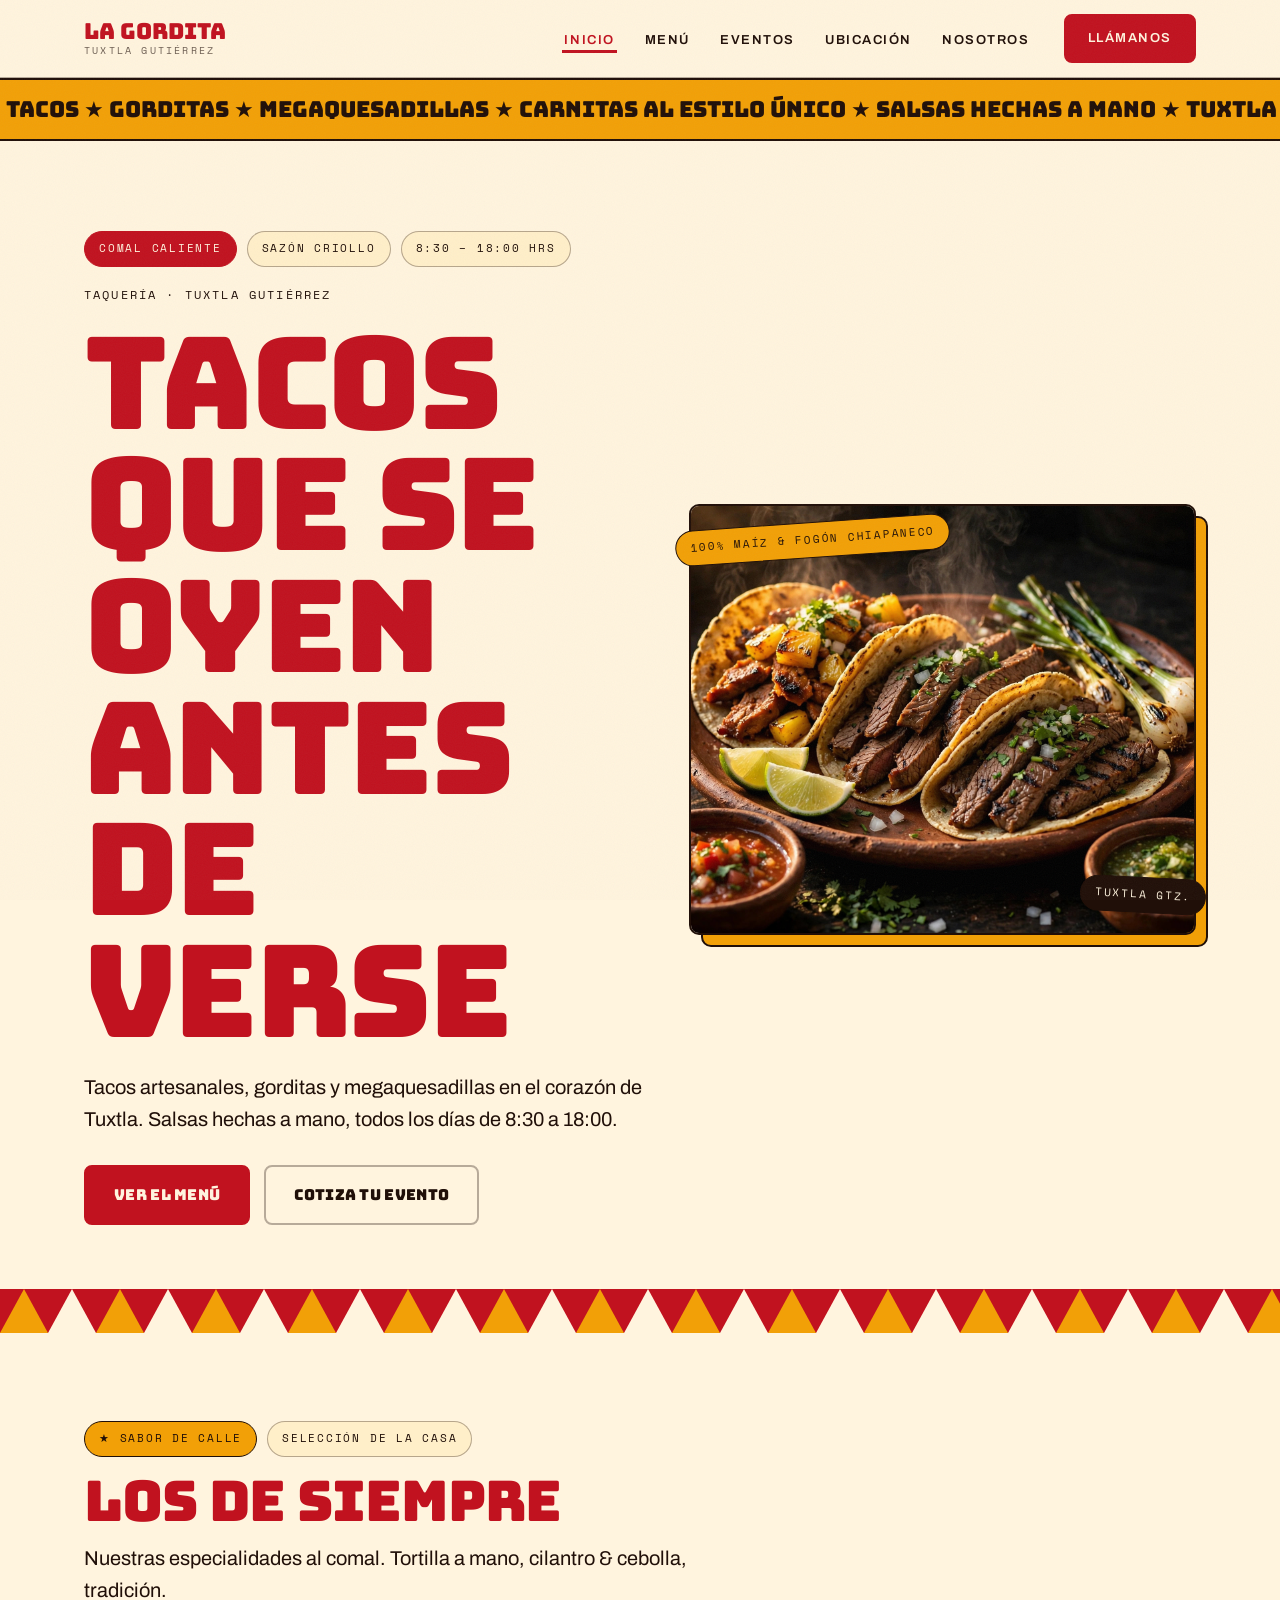
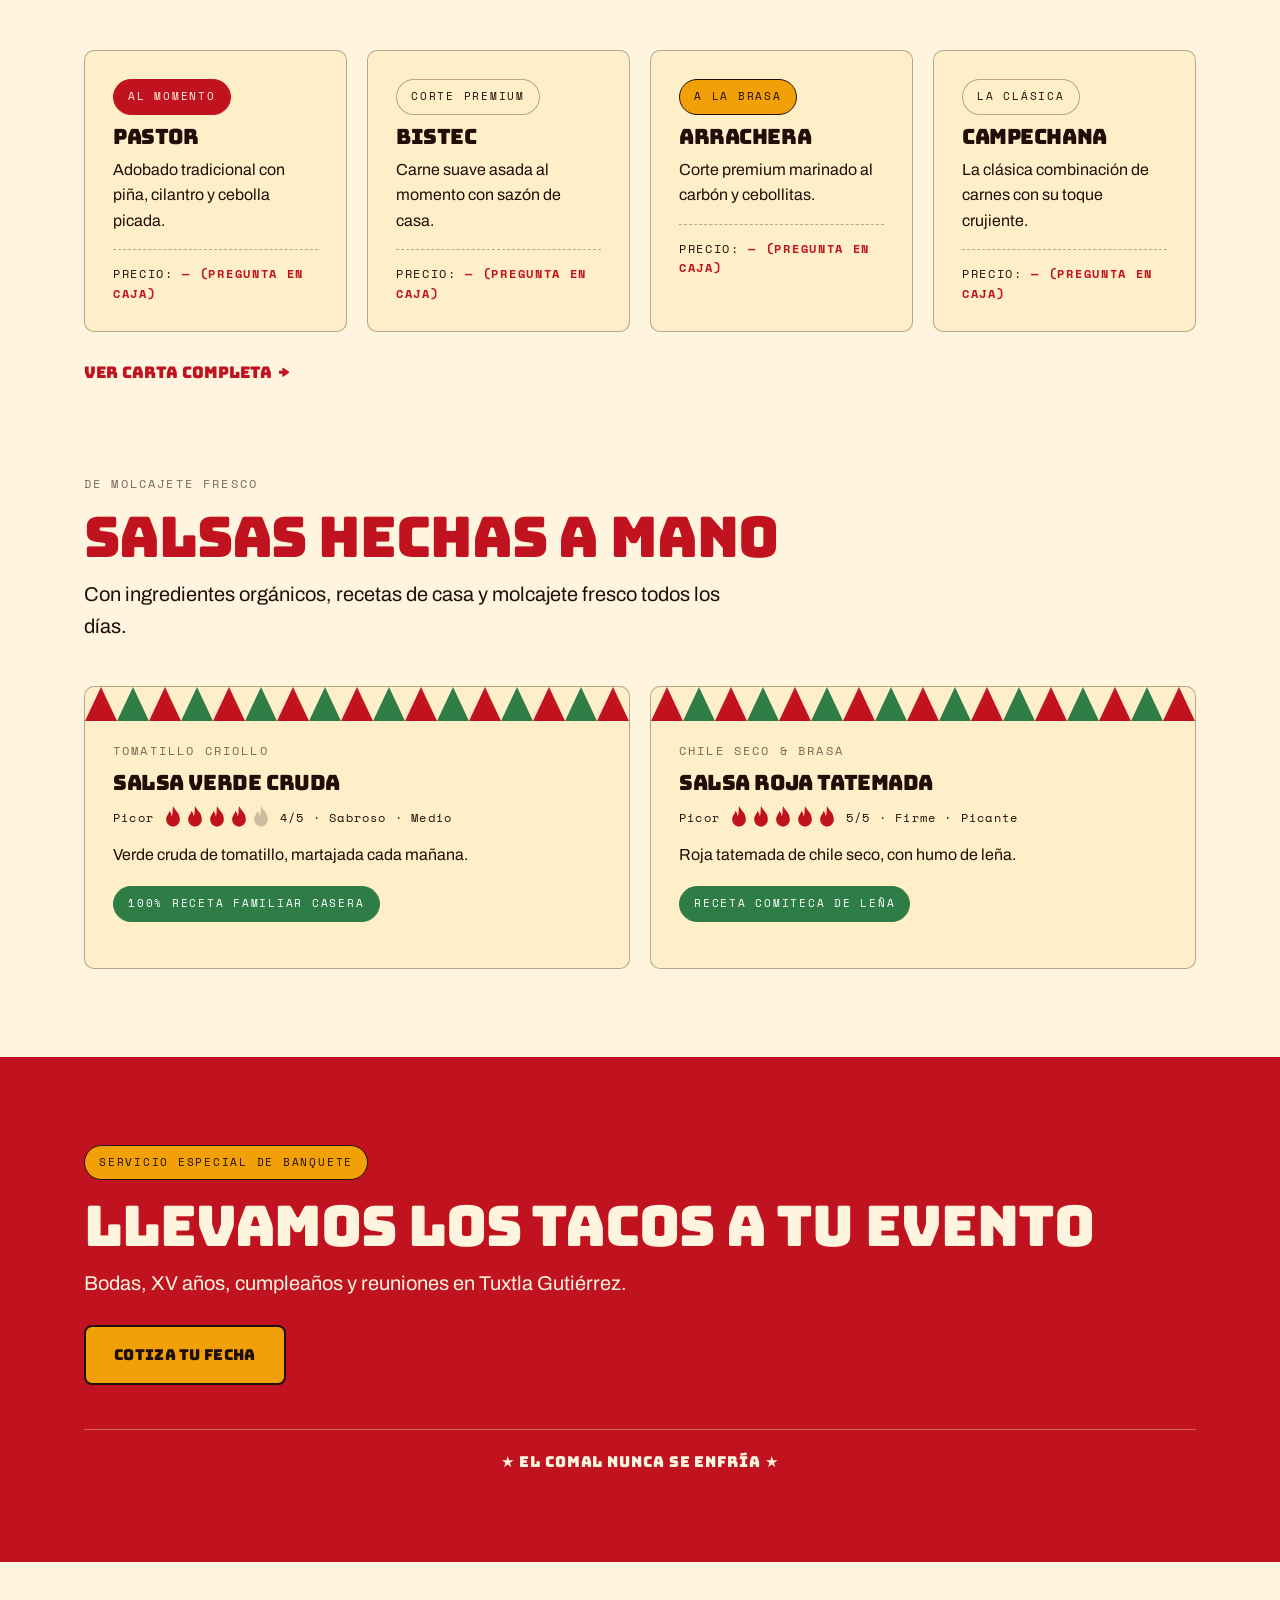
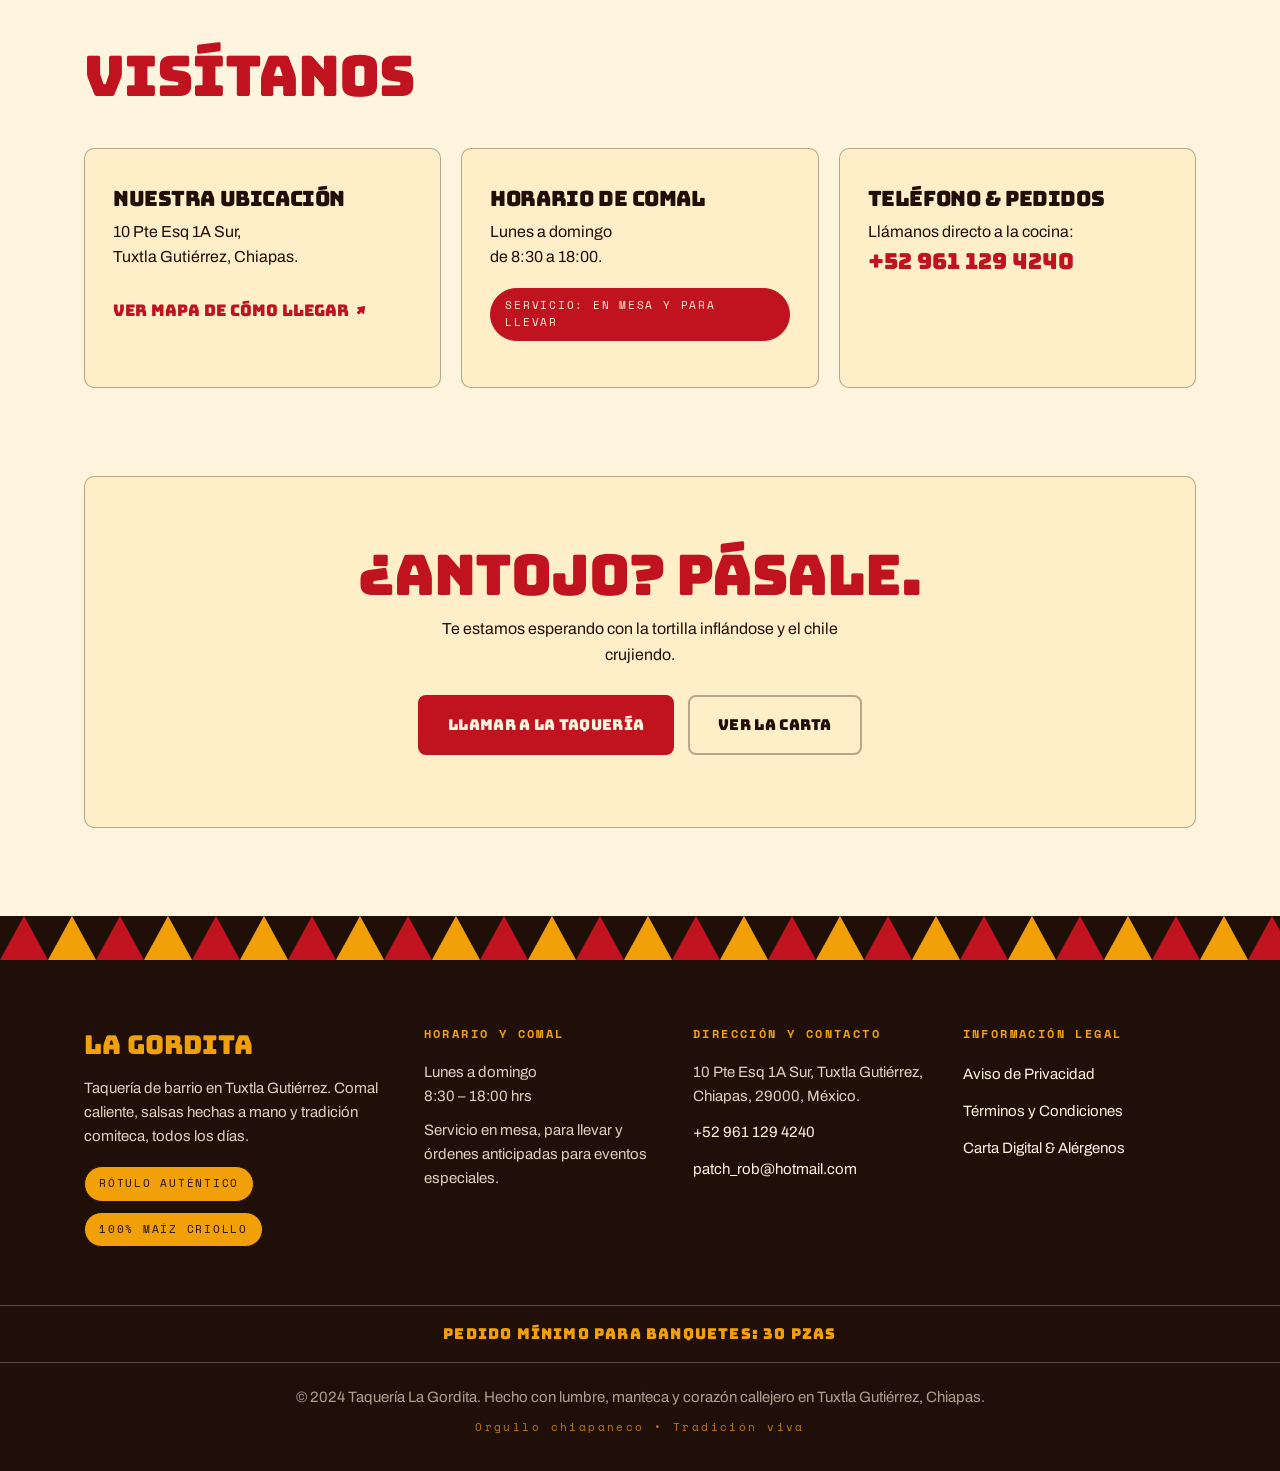
<file: index.html>
<!DOCTYPE html>
<html lang="es-MX">
<head>
<meta charset="UTF-8">
<meta name="viewport" content="width=device-width, initial-scale=1.0">
<title>La Gordita · Taquería en Tuxtla Gutiérrez — Tacos, Gorditas y Megaquesadillas</title>
<meta name="description" content="Taquería La Gordita en Tuxtla Gutiérrez, Chiapas. Tacos al pastor, bistec, arrachera, gorditas, megaquesadillas, carnitas al estilo único y salsas hechas a mano. Lunes a domingo de 8:30 a 18:00.">
<meta property="og:title" content="La Gordita · Taquería en Tuxtla Gutiérrez">
<meta property="og:description" content="Tacos que se oyen antes de verse. Salsas hechas a mano, todos los días de 8:30 a 18:00.">
<meta property="og:type" content="website">
<meta property="og:locale" content="es_MX">
<link rel="preconnect" href="https://fonts.googleapis.com">
<link rel="preconnect" href="https://fonts.gstatic.com" crossorigin>
<link href="https://fonts.googleapis.com/css2?family=Archivo:wght@400;500;600;700&family=Bungee&family=Space+Mono:wght@400;700&display=swap" rel="stylesheet">
<link rel="stylesheet" href="css/styles.css">
</head>
<body>
<a class="skip" href="#contenido">Saltar al contenido</a>

<header class="site-header">
  <div class="header-inner">
    <a class="brand" href="index.html" aria-label="La Gordita — inicio">
      <span class="brand-name">LA GORDITA</span>
      <span class="brand-sub">TUXTLA GUTIÉRREZ</span>
    </a>
    <button class="nav-toggle" aria-expanded="false" aria-label="Abrir menú de navegación">
      <span></span><span></span><span></span>
    </button>
    <nav class="main-nav" aria-label="Navegación principal">
      <ul>
        <li><a href="index.html" aria-current="page">Inicio</a></li>
        <li><a href="menu.html">Menú</a></li>
        <li><a href="eventos.html">Eventos</a></li>
        <li><a href="ubicacion.html">Ubicación</a></li>
        <li><a href="nosotros.html">Nosotros</a></li>
        <li class="nav-cta"><a class="btn btn-primary" href="tel:+529611294240" style="padding:12px 22px;min-height:44px">Llámanos</a></li>
      </ul>
    </nav>
  </div>
</header>

<div class="marquee" aria-hidden="true">
  <div class="marquee-track">
    <span>Tacos ★ Gorditas ★ Megaquesadillas ★ Carnitas al estilo único ★ Salsas hechas a mano ★ Tuxtla Gutiérrez ★&nbsp;</span>
    <span>Tacos ★ Gorditas ★ Megaquesadillas ★ Carnitas al estilo único ★ Salsas hechas a mano ★ Tuxtla Gutiérrez ★&nbsp;</span>
    <span>Tacos ★ Gorditas ★ Megaquesadillas ★ Carnitas al estilo único ★ Salsas hechas a mano ★ Tuxtla Gutiérrez ★&nbsp;</span>
  </div>
</div>

<main id="contenido">

  <!-- HERO -->
  <section class="hero" style="padding-top:72px">
    <div class="wrap hero-grid">
      <div>
        <div class="chip-row reveal">
          <span class="chip chip--red">Comal caliente</span>
          <span class="chip">Sazón criollo</span>
          <span class="chip">8:30 – 18:00 hrs</span>
        </div>
        <span class="eyebrow reveal" style="--d:.12s">Taquería · Tuxtla Gutiérrez</span>
        <h1><span class="mask" style="--d:.2s"><span>Tacos que se oyen</span></span> <span class="mask" style="--d:.3s"><span>antes de verse</span></span></h1>
        <p class="lead reveal" style="--d:.4s">Tacos artesanales, gorditas y megaquesadillas en el corazón de Tuxtla. Salsas hechas a mano, todos los días de 8:30 a 18:00.</p>
        <div class="hero-ctas reveal" style="--d:.5s">
          <a class="btn btn-primary" href="menu.html">Ver el menú</a>
          <a class="btn btn-ghost" href="eventos.html">Cotiza tu evento</a>
        </div>
      </div>
      <div class="media-plane reveal" style="--d:.35s">
        <img src="img/hero-tacos.jpg" alt="Tacos callejeros al pastor, bistec y arrachera servidos en plato de barro con salsas recién molidas" width="1200" height="1020">
        <span class="chip chip--marigold float-chip float-chip--a">100% maíz &amp; fogón chiapaneco</span>
        <span class="chip chip--ink float-chip float-chip--b">Tuxtla Gtz.</span>
      </div>
    </div>
  </section>

  <div class="picado" aria-hidden="true"></div>

  <!-- LOS DE SIEMPRE -->
  <section>
    <div class="wrap">
      <div class="section-head reveal">
        <div class="chip-row" style="margin-top:0">
          <span class="chip chip--marigold">★ Sabor de calle</span>
          <span class="chip">Selección de la casa</span>
        </div>
        <h2>Los de siempre</h2>
        <p class="lead">Nuestras especialidades al comal. Tortilla a mano, cilantro &amp; cebolla, tradición.</p>
      </div>
      <div class="grid-4">
        <article class="card reveal" style="--d:0s">
          <span class="chip chip--red">Al momento</span>
          <h3>Pastor</h3>
          <p>Adobado tradicional con piña, cilantro y cebolla picada.</p>
          <div class="price-line">Precio: <span class="price-tag">— (Pregunta en caja)</span></div>
        </article>
        <article class="card reveal" style="--d:.1s">
          <span class="chip">Corte premium</span>
          <h3>Bistec</h3>
          <p>Carne suave asada al momento con sazón de casa.</p>
          <div class="price-line">Precio: <span class="price-tag">— (Pregunta en caja)</span></div>
        </article>
        <article class="card reveal" style="--d:.2s">
          <span class="chip chip--marigold">A la brasa</span>
          <h3>Arrachera</h3>
          <p>Corte premium marinado al carbón y cebollitas.</p>
          <div class="price-line">Precio: <span class="price-tag">— (Pregunta en caja)</span></div>
        </article>
        <article class="card reveal" style="--d:.3s">
          <span class="chip">La clásica</span>
          <h3>Campechana</h3>
          <p>La clásica combinación de carnes con su toque crujiente.</p>
          <div class="price-line">Precio: <span class="price-tag">— (Pregunta en caja)</span></div>
        </article>
      </div>
      <a class="text-link reveal" href="menu.html">Ver carta completa →</a>
    </div>
  </section>

  <!-- SALSAS -->
  <section style="padding-top:0">
    <div class="wrap">
      <div class="section-head reveal">
        <span class="eyebrow">De molcajete fresco</span>
        <h2>Salsas hechas a mano</h2>
        <p class="lead">Con ingredientes orgánicos, recetas de casa y molcajete fresco todos los días.</p>
      </div>
      <div class="grid-2">
        <article class="card salsa-card reveal" style="--d:0s">
          <span class="eyebrow" style="margin-bottom:6px">Tomatillo criollo</span>
          <h3>Salsa verde cruda</h3>
          <div class="picor">
            <span>Picor</span>
            <span class="flames" aria-label="Picor 4 de 5">
              <svg class="flame on" viewBox="0 0 24 32" aria-hidden="true"><path d="M12 0c4 8 10 10 10 20a10 10 0 0 1-20 0c0-6 4-8 5-13 2 3 3 5 3 8 2-2 1-9 2-15z"/></svg>
              <svg class="flame on" viewBox="0 0 24 32" aria-hidden="true"><path d="M12 0c4 8 10 10 10 20a10 10 0 0 1-20 0c0-6 4-8 5-13 2 3 3 5 3 8 2-2 1-9 2-15z"/></svg>
              <svg class="flame on" viewBox="0 0 24 32" aria-hidden="true"><path d="M12 0c4 8 10 10 10 20a10 10 0 0 1-20 0c0-6 4-8 5-13 2 3 3 5 3 8 2-2 1-9 2-15z"/></svg>
              <svg class="flame on" viewBox="0 0 24 32" aria-hidden="true"><path d="M12 0c4 8 10 10 10 20a10 10 0 0 1-20 0c0-6 4-8 5-13 2 3 3 5 3 8 2-2 1-9 2-15z"/></svg>
              <svg class="flame" viewBox="0 0 24 32" aria-hidden="true"><path d="M12 0c4 8 10 10 10 20a10 10 0 0 1-20 0c0-6 4-8 5-13 2 3 3 5 3 8 2-2 1-9 2-15z"/></svg>
            </span>
            <span>4/5 · Sabroso · Medio</span>
          </div>
          <p>Verde cruda de tomatillo, martajada cada mañana.</p>
          <div class="chip-row"><span class="chip chip--green">100% receta familiar casera</span></div>
        </article>
        <article class="card salsa-card reveal" style="--d:.12s">
          <span class="eyebrow" style="margin-bottom:6px">Chile seco &amp; brasa</span>
          <h3>Salsa roja tatemada</h3>
          <div class="picor">
            <span>Picor</span>
            <span class="flames" aria-label="Picor 5 de 5">
              <svg class="flame on" viewBox="0 0 24 32" aria-hidden="true"><path d="M12 0c4 8 10 10 10 20a10 10 0 0 1-20 0c0-6 4-8 5-13 2 3 3 5 3 8 2-2 1-9 2-15z"/></svg>
              <svg class="flame on" viewBox="0 0 24 32" aria-hidden="true"><path d="M12 0c4 8 10 10 10 20a10 10 0 0 1-20 0c0-6 4-8 5-13 2 3 3 5 3 8 2-2 1-9 2-15z"/></svg>
              <svg class="flame on" viewBox="0 0 24 32" aria-hidden="true"><path d="M12 0c4 8 10 10 10 20a10 10 0 0 1-20 0c0-6 4-8 5-13 2 3 3 5 3 8 2-2 1-9 2-15z"/></svg>
              <svg class="flame on" viewBox="0 0 24 32" aria-hidden="true"><path d="M12 0c4 8 10 10 10 20a10 10 0 0 1-20 0c0-6 4-8 5-13 2 3 3 5 3 8 2-2 1-9 2-15z"/></svg>
              <svg class="flame on" viewBox="0 0 24 32" aria-hidden="true"><path d="M12 0c4 8 10 10 10 20a10 10 0 0 1-20 0c0-6 4-8 5-13 2 3 3 5 3 8 2-2 1-9 2-15z"/></svg>
            </span>
            <span>5/5 · Firme · Picante</span>
          </div>
          <p>Roja tatemada de chile seco, con humo de leña.</p>
          <div class="chip-row"><span class="chip chip--green">Receta comiteca de leña</span></div>
        </article>
      </div>
    </div>
  </section>

  <!-- EVENTOS BAND -->
  <section class="band-red">
    <div class="wrap">
      <div class="reveal">
        <span class="chip chip--marigold">Servicio especial de banquete</span>
        <h2 style="margin-top:20px">Llevamos los tacos a tu evento</h2>
        <p class="lead">Bodas, XV años, cumpleaños y reuniones en Tuxtla Gutiérrez.</p>
        <div style="margin-top:26px"><a class="btn btn-secondary" href="eventos.html">Cotiza tu fecha</a></div>
      </div>
      <div class="mini-strip reveal">★ El comal nunca se enfría ★</div>
    </div>
  </section>

  <!-- VISÍTANOS -->
  <section>
    <div class="wrap">
      <div class="section-head reveal">
        <h2>Visítanos</h2>
      </div>
      <div class="grid-3">
        <article class="card reveal" style="--d:0s">
          <h3>Nuestra ubicación</h3>
          <p>10 Pte Esq 1A Sur,<br>Tuxtla Gutiérrez, Chiapas.</p>
          <a class="text-link" href="ubicacion.html">Ver mapa de cómo llegar ↗</a>
        </article>
        <article class="card reveal" style="--d:.1s">
          <h3>Horario de comal</h3>
          <p>Lunes a domingo<br>de 8:30 a 18:00.</p>
          <div class="chip-row"><span class="chip chip--red">Servicio: en mesa y para llevar</span></div>
        </article>
        <article class="card reveal" style="--d:.2s">
          <h3>Teléfono &amp; pedidos</h3>
          <p>Llámanos directo a la cocina:</p>
          <p><a href="tel:+529611294240" style="font-family:var(--font-display);font-size:22px;color:var(--rojo);text-decoration:none">+52 961 129 4240</a></p>
        </article>
      </div>
    </div>
  </section>

  <!-- FINAL CTA -->
  <section style="padding-top:0">
    <div class="wrap">
      <div class="card reveal" style="text-align:center;padding:clamp(36px,6vw,72px)">
        <h2>¿Antojo? Pásale.</h2>
        <p class="lead" style="margin:14px auto 28px;max-width:52ch">Te estamos esperando con la tortilla inflándose y el chile crujiendo.</p>
        <div class="hero-ctas" style="justify-content:center">
          <a class="btn btn-primary" href="tel:+529611294240">Llamar a la taquería</a>
          <a class="btn btn-ghost" href="menu.html">Ver la carta</a>
        </div>
      </div>
    </div>
  </section>

</main>

<div class="picado picado--dark" aria-hidden="true"></div>
<footer class="site-footer">
  <div class="wrap">
    <div class="footer-grid">
      <div>
        <div class="footer-brand">LA GORDITA</div>
        <p>Taquería de barrio en Tuxtla Gutiérrez. Comal caliente, salsas hechas a mano y tradición comiteca, todos los días.</p>
        <div class="chip-row">
          <span class="chip chip--marigold">Rótulo auténtico</span>
          <span class="chip chip--marigold">100% maíz criollo</span>
        </div>
      </div>
      <div>
        <h4>Horario y comal</h4>
        <p>Lunes a domingo<br>8:30 – 18:00 hrs</p>
        <p style="margin-top:10px">Servicio en mesa, para llevar y órdenes anticipadas para eventos especiales.</p>
      </div>
      <div>
        <h4>Dirección y contacto</h4>
        <p>10 Pte Esq 1A Sur, Tuxtla Gutiérrez, Chiapas, 29000, México.</p>
        <ul style="margin-top:10px">
          <li><a href="tel:+529611294240">+52 961 129 4240</a></li>
          <li><a href="mailto:patch_rob@hotmail.com">patch_rob@hotmail.com</a></li>
        </ul>
      </div>
      <div>
        <h4>Información legal</h4>
        <ul>
          <li><a href="privacidad.html">Aviso de Privacidad</a></li>
          <li><a href="terminos.html">Términos y Condiciones</a></li>
          <li><a href="menu.html">Carta Digital &amp; Alérgenos</a></li>
        </ul>
      </div>
    </div>
  </div>
  <div class="footer-strip">Pedido mínimo para banquetes: 30 pzas</div>
  <div class="wrap">
    <div class="footer-bottom">
      <p>© 2024 Taquería La Gordita. Hecho con lumbre, manteca y corazón callejero en Tuxtla Gutiérrez, Chiapas.</p>
      <p class="signoff">Orgullo chiapaneco • Tradición viva</p>
    </div>
  </div>
</footer>

<script src="js/main.js"></script>
</body>
</html>
</file>
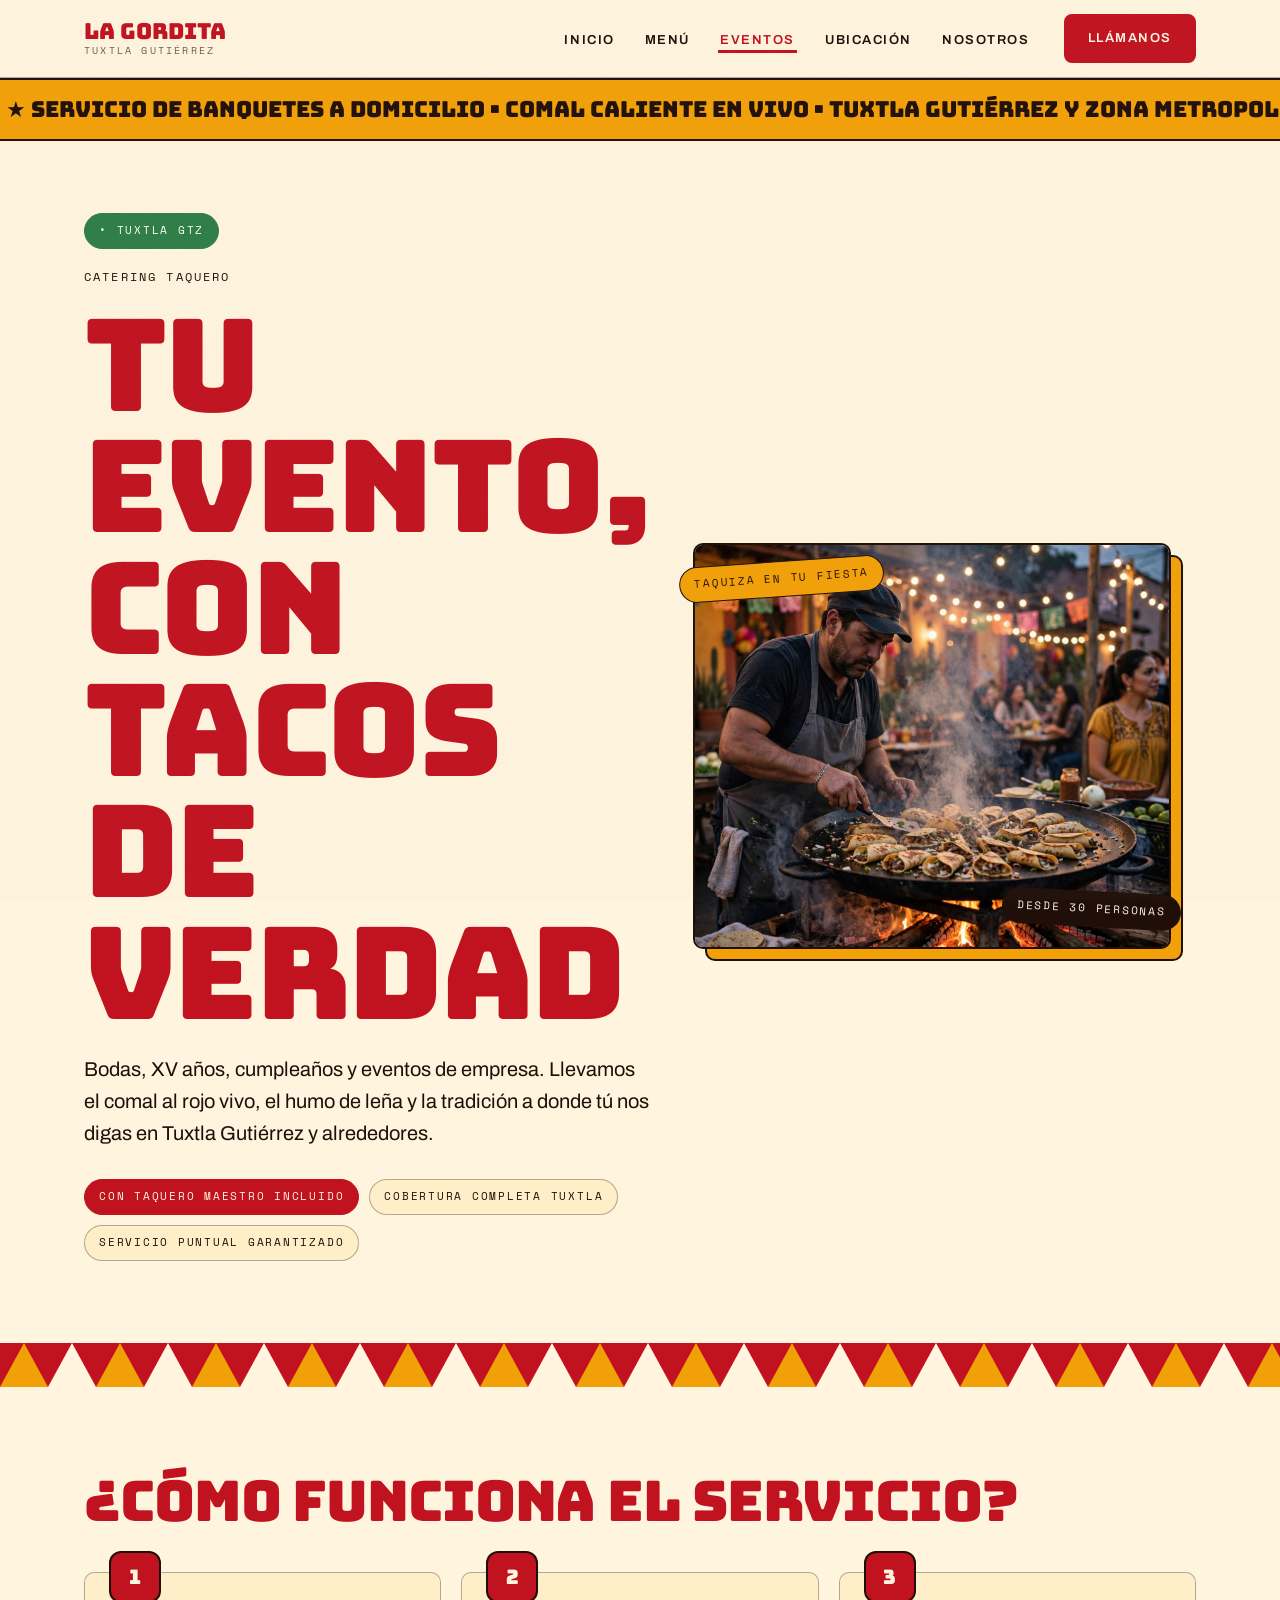
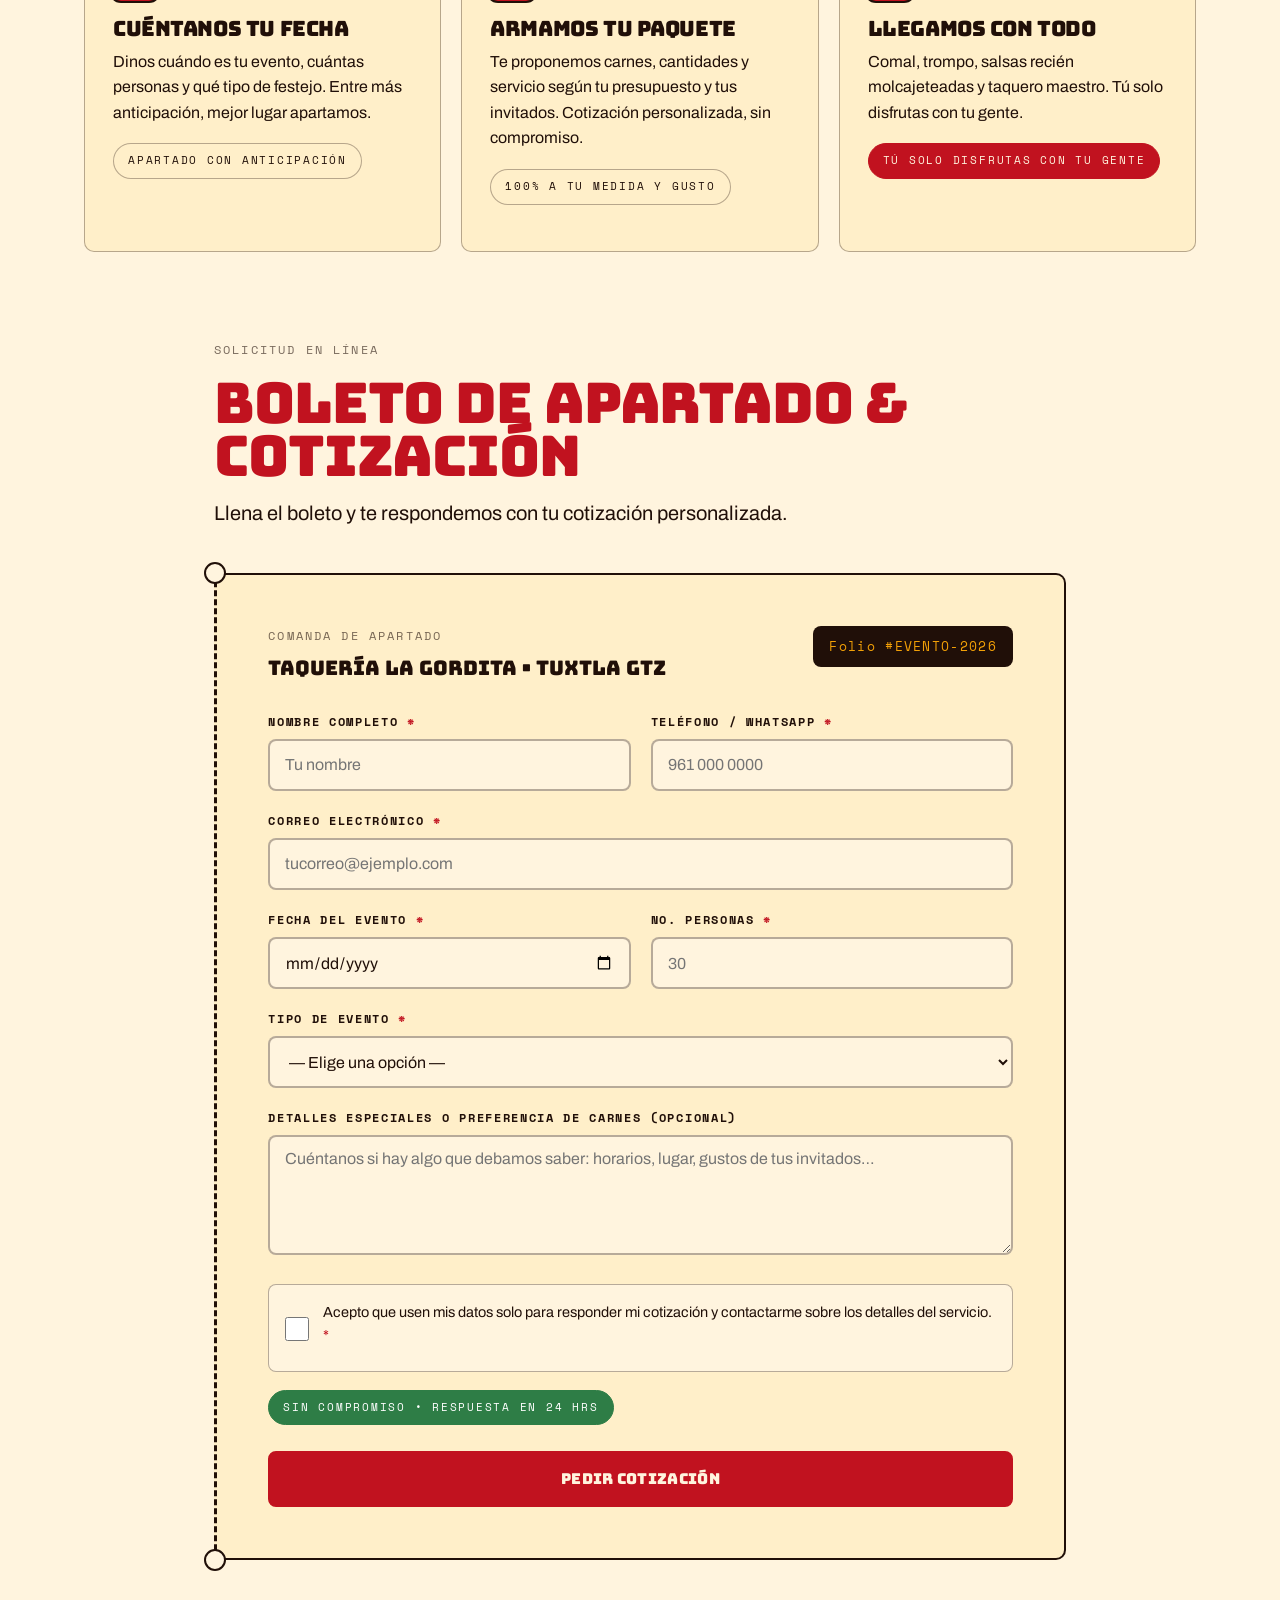
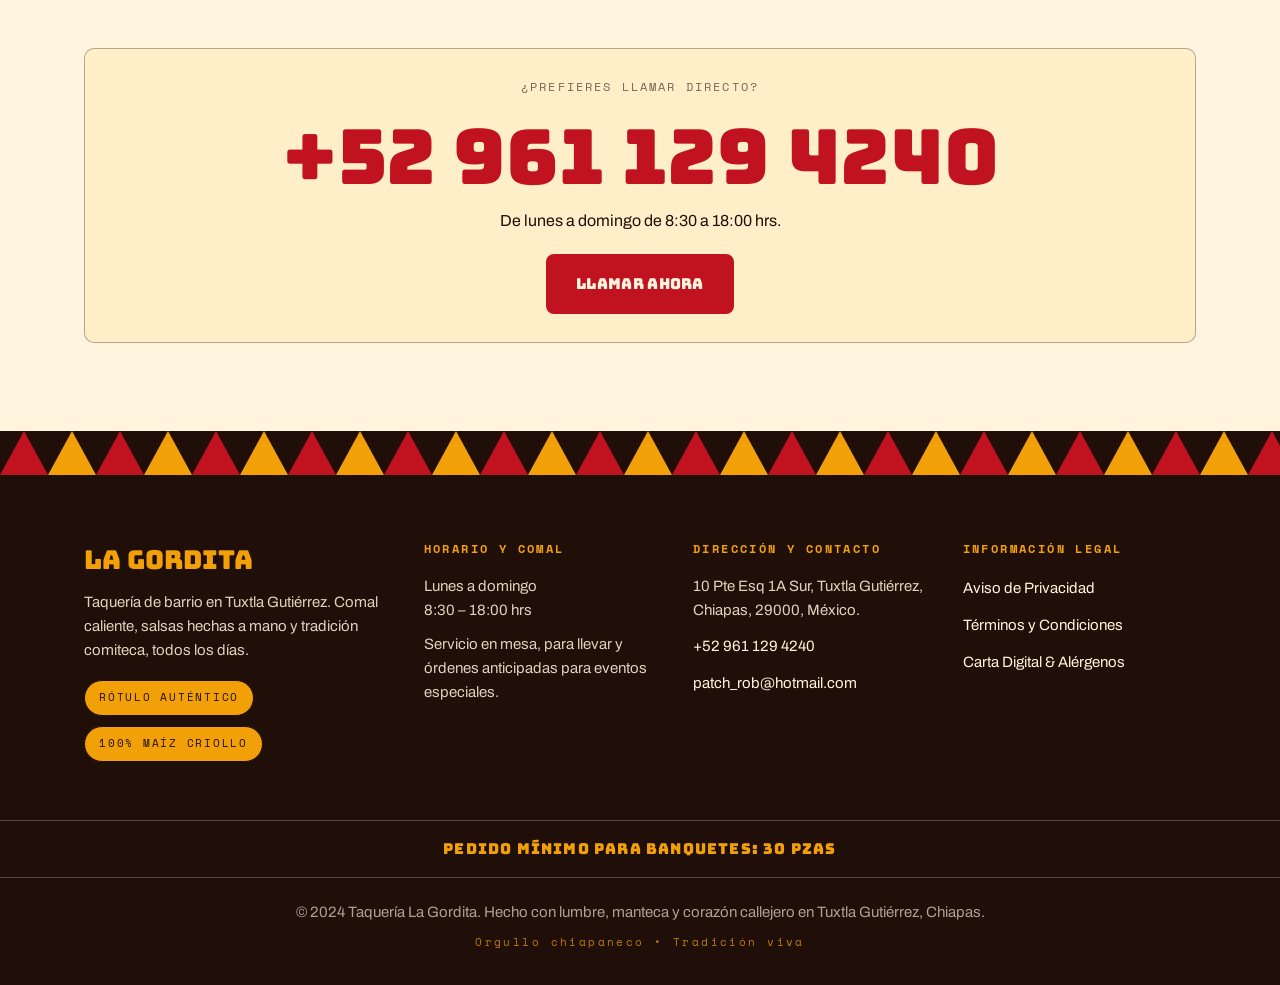
<file: eventos.html>
<!DOCTYPE html>
<html lang="es-MX">
<head>
<meta charset="UTF-8">
<meta name="viewport" content="width=device-width, initial-scale=1.0">
<title>Eventos · Catering Taquero La Gordita — Tacos para tu evento en Tuxtla Gutiérrez</title>
<meta name="description" content="Llevamos los tacos a tu evento: bodas, XV años, cumpleaños y eventos de empresa en Tuxtla Gutiérrez. Cotización personalizada, sin compromiso. Respuesta en 24 hrs.">
<meta property="og:title" content="Eventos · Catering Taquero La Gordita">
<meta property="og:description" content="Tu evento, con tacos de verdad. Cotización inmediata sin costo.">
<meta property="og:type" content="website">
<meta property="og:locale" content="es_MX">
<link rel="preconnect" href="https://fonts.googleapis.com">
<link rel="preconnect" href="https://fonts.gstatic.com" crossorigin>
<link href="https://fonts.googleapis.com/css2?family=Archivo:wght@400;500;600;700&family=Bungee&family=Space+Mono:wght@400;700&display=swap" rel="stylesheet">
<link rel="stylesheet" href="css/styles.css">
</head>
<body>
<a class="skip" href="#contenido">Saltar al contenido</a>

<header class="site-header">
  <div class="header-inner">
    <a class="brand" href="index.html" aria-label="La Gordita — inicio">
      <span class="brand-name">LA GORDITA</span>
      <span class="brand-sub">TUXTLA GUTIÉRREZ</span>
    </a>
    <button class="nav-toggle" aria-expanded="false" aria-label="Abrir menú de navegación">
      <span></span><span></span><span></span>
    </button>
    <nav class="main-nav" aria-label="Navegación principal">
      <ul>
        <li><a href="index.html">Inicio</a></li>
        <li><a href="menu.html">Menú</a></li>
        <li><a href="eventos.html" aria-current="page">Eventos</a></li>
        <li><a href="ubicacion.html">Ubicación</a></li>
        <li><a href="nosotros.html">Nosotros</a></li>
        <li class="nav-cta"><a class="btn btn-primary" href="tel:+529611294240" style="padding:12px 22px;min-height:44px">Llámanos</a></li>
      </ul>
    </nav>
  </div>
</header>

<div class="marquee" aria-hidden="true">
  <div class="marquee-track">
    <span>★ Servicio de banquetes a domicilio • Comal caliente en vivo • Tuxtla Gutiérrez y zona metropolitana • 100% maíz criollo nixtamalizado • Cotización inmediata sin costo ★&nbsp;</span>
    <span>★ Servicio de banquetes a domicilio • Comal caliente en vivo • Tuxtla Gutiérrez y zona metropolitana • 100% maíz criollo nixtamalizado • Cotización inmediata sin costo ★&nbsp;</span>
    <span>★ Servicio de banquetes a domicilio • Comal caliente en vivo • Tuxtla Gutiérrez y zona metropolitana • 100% maíz criollo nixtamalizado • Cotización inmediata sin costo ★&nbsp;</span>
  </div>
</div>

<main id="contenido">

  <!-- HERO -->
  <section class="hero" style="padding-top:72px">
    <div class="wrap hero-grid">
      <div>
        <div class="chip-row reveal" style="margin-top:0">
          <span class="chip chip--green">• Tuxtla Gtz</span>
        </div>
        <span class="eyebrow reveal" style="--d:.1s">Catering taquero</span>
        <h1><span class="mask" style="--d:.18s"><span>Tu evento,</span></span> <span class="mask" style="--d:.28s"><span>con tacos de verdad</span></span></h1>
        <p class="lead reveal" style="--d:.38s">Bodas, XV años, cumpleaños y eventos de empresa. Llevamos el comal al rojo vivo, el humo de leña y la tradición a donde tú nos digas en Tuxtla Gutiérrez y alrededores.</p>
        <div class="chip-row reveal" style="--d:.46s">
          <span class="chip chip--red">Con taquero maestro incluido</span>
          <span class="chip">Cobertura completa Tuxtla</span>
          <span class="chip">Servicio puntual garantizado</span>
        </div>
      </div>
      <div class="media-plane reveal" style="--d:.35s">
        <img src="img/eventos-taquiza.jpg" alt="Taquero preparando tacos al momento en un comal con humo de leña durante una fiesta" width="1200" height="1020" loading="lazy">
        <span class="chip chip--marigold float-chip float-chip--a">Taquiza en tu fiesta</span>
        <span class="chip chip--ink float-chip float-chip--b">Desde 30 personas</span>
      </div>
    </div>
  </section>

  <div class="picado" aria-hidden="true"></div>

  <!-- CÓMO FUNCIONA -->
  <section>
    <div class="wrap">
      <div class="section-head reveal">
        <h2>¿Cómo funciona el servicio?</h2>
      </div>
      <div class="grid-3">
        <article class="card step-card reveal" style="--d:0s">
          <span class="step-num">1</span>
          <h3>Cuéntanos tu fecha</h3>
          <p>Dinos cuándo es tu evento, cuántas personas y qué tipo de festejo. Entre más anticipación, mejor lugar apartamos.</p>
          <div class="chip-row"><span class="chip">Apartado con anticipación</span></div>
        </article>
        <article class="card step-card reveal" style="--d:.1s">
          <span class="step-num">2</span>
          <h3>Armamos tu paquete</h3>
          <p>Te proponemos carnes, cantidades y servicio según tu presupuesto y tus invitados. Cotización personalizada, sin compromiso.</p>
          <div class="chip-row"><span class="chip">100% a tu medida y gusto</span></div>
        </article>
        <article class="card step-card reveal" style="--d:.2s">
          <span class="step-num">3</span>
          <h3>Llegamos con todo</h3>
          <p>Comal, trompo, salsas recién molcajeteadas y taquero maestro. Tú solo disfrutas con tu gente.</p>
          <div class="chip-row"><span class="chip chip--red">Tú solo disfrutas con tu gente</span></div>
        </article>
      </div>
    </div>
  </section>

  <!-- TICKET / FORM -->
  <section style="padding-top:0">
    <div class="wrap" style="max-width:900px">
      <div class="section-head reveal">
        <span class="eyebrow">Solicitud en línea</span>
        <h2>Boleto de apartado &amp; cotización</h2>
        <p class="lead">Llena el boleto y te respondemos con tu cotización personalizada.</p>
      </div>
      <div class="ticket reveal">
        <div class="ticket-head">
          <div>
            <div class="eyebrow" style="margin-bottom:6px">Comanda de apartado</div>
            <div style="font-family:var(--font-display);font-size:20px">Taquería La Gordita • Tuxtla Gtz</div>
          </div>
          <span class="folio">Folio #EVENTO-2026</span>
        </div>
        <form id="cotizacion-form" novalidate>
          <div class="form-grid">
            <div class="field">
              <label for="f-nombre">Nombre completo <span class="req">*</span></label>
              <input type="text" id="f-nombre" name="nombre" required autocomplete="name" placeholder="Tu nombre">
              <p class="field-error">Escribe tu nombre completo.</p>
            </div>
            <div class="field">
              <label for="f-tel">Teléfono / WhatsApp <span class="req">*</span></label>
              <input type="tel" id="f-tel" name="telefono" required autocomplete="tel" inputmode="tel" placeholder="961 000 0000">
              <p class="field-error">Escribe un teléfono válido para contactarte.</p>
            </div>
            <div class="field field--full">
              <label for="f-mail">Correo electrónico <span class="req">*</span></label>
              <input type="email" id="f-mail" name="email" required autocomplete="email" inputmode="email" placeholder="tucorreo@ejemplo.com">
              <p class="field-error">Escribe un correo electrónico válido.</p>
            </div>
            <div class="field">
              <label for="f-fecha">Fecha del evento <span class="req">*</span></label>
              <input type="date" id="f-fecha" name="fecha" required>
              <p class="field-error">Elige una fecha futura para tu evento.</p>
            </div>
            <div class="field">
              <label for="f-personas">No. personas <span class="req">*</span></label>
              <input type="number" id="f-personas" name="personas" required min="30" max="600" step="1" inputmode="numeric" placeholder="30">
              <p class="field-error">Indica el número de personas (mínimo 30).</p>
            </div>
            <div class="field field--full">
              <label for="f-tipo">Tipo de evento <span class="req">*</span></label>
              <select id="f-tipo" name="tipo" required>
                <option value="">— Elige una opción —</option>
                <option>Boda civil / religiosa</option>
                <option>XV años</option>
                <option>Cumpleaños / fiesta infantil</option>
                <option>Evento corporativo / fin de año</option>
                <option>Reunión familiar / bautizo</option>
                <option>Graduación o despedida</option>
                <option>Otro festejo especial</option>
              </select>
              <p class="field-error">Elige el tipo de evento.</p>
            </div>
            <div class="field field--full">
              <label for="f-detalles">Detalles especiales o preferencia de carnes (opcional)</label>
              <textarea id="f-detalles" name="detalles" placeholder="Cuéntanos si hay algo que debamos saber: horarios, lugar, gustos de tus invitados…"></textarea>
            </div>
            <div class="field field--full">
              <div class="consent">
                <input type="checkbox" id="f-consent" name="consent" required>
                <p><label for="f-consent" style="font-family:var(--font-body);font-size:14.5px;letter-spacing:0;text-transform:none;font-weight:400;margin:0">Acepto que usen mis datos solo para responder mi cotización y contactarme sobre los detalles del servicio. <span class="req" style="color:var(--rojo)">*</span></label></p>
              </div>
              <p class="field-error">Necesitamos tu consentimiento para responderte.</p>
            </div>
          </div>
          <div class="chip-row"><span class="chip chip--green">Sin compromiso • Respuesta en 24 hrs</span></div>
          <button type="submit" class="btn btn-primary" style="width:100%;margin-top:8px">Pedir cotización</button>
        </form>
        <div class="form-success" id="form-success" role="status">
          <h3>¡Boleto recibido!</h3>
          <p>Gracias — <span data-biz>La Gordita</span> te contactará en menos de 24 horas con tu cotización personalizada.</p>
          <p style="margin-top:10px;font-family:var(--font-mono);font-size:13px;opacity:.7">Demo: conecta tu correo para recibir las solicitudes reales.</p>
        </div>
      </div>
    </div>
  </section>

  <!-- ALT CONTACT -->
  <section style="padding-top:0">
    <div class="wrap">
      <div class="card reveal call-giant">
        <span class="eyebrow">¿Prefieres llamar directo?</span>
        <a class="giant-num" href="tel:+529611294240">+52 961 129 4240</a>
        <p style="margin-top:10px">De lunes a domingo de 8:30 a 18:00 hrs.</p>
        <div style="margin-top:20px"><a class="btn btn-primary" href="tel:+529611294240">Llamar ahora</a></div>
      </div>
    </div>
  </section>
</main>

<div class="picado picado--dark" aria-hidden="true"></div>
<footer class="site-footer">
  <div class="wrap">
    <div class="footer-grid">
      <div>
        <div class="footer-brand">LA GORDITA</div>
        <p>Taquería de barrio en Tuxtla Gutiérrez. Comal caliente, salsas hechas a mano y tradición comiteca, todos los días.</p>
        <div class="chip-row">
          <span class="chip chip--marigold">Rótulo auténtico</span>
          <span class="chip chip--marigold">100% maíz criollo</span>
        </div>
      </div>
      <div>
        <h4>Horario y comal</h4>
        <p>Lunes a domingo<br>8:30 – 18:00 hrs</p>
        <p style="margin-top:10px">Servicio en mesa, para llevar y órdenes anticipadas para eventos especiales.</p>
      </div>
      <div>
        <h4>Dirección y contacto</h4>
        <p>10 Pte Esq 1A Sur, Tuxtla Gutiérrez, Chiapas, 29000, México.</p>
        <ul style="margin-top:10px">
          <li><a href="tel:+529611294240">+52 961 129 4240</a></li>
          <li><a href="mailto:patch_rob@hotmail.com">patch_rob@hotmail.com</a></li>
        </ul>
      </div>
      <div>
        <h4>Información legal</h4>
        <ul>
          <li><a href="privacidad.html">Aviso de Privacidad</a></li>
          <li><a href="terminos.html">Términos y Condiciones</a></li>
          <li><a href="menu.html">Carta Digital &amp; Alérgenos</a></li>
        </ul>
      </div>
    </div>
  </div>
  <div class="footer-strip">Pedido mínimo para banquetes: 30 pzas</div>
  <div class="wrap">
    <div class="footer-bottom">
      <p>© 2024 Taquería La Gordita. Hecho con lumbre, manteca y corazón callejero en Tuxtla Gutiérrez, Chiapas.</p>
      <p class="signoff">Orgullo chiapaneco • Tradición viva</p>
    </div>
  </div>
</footer>

<script src="js/main.js"></script>
</body>
</html>
</file>
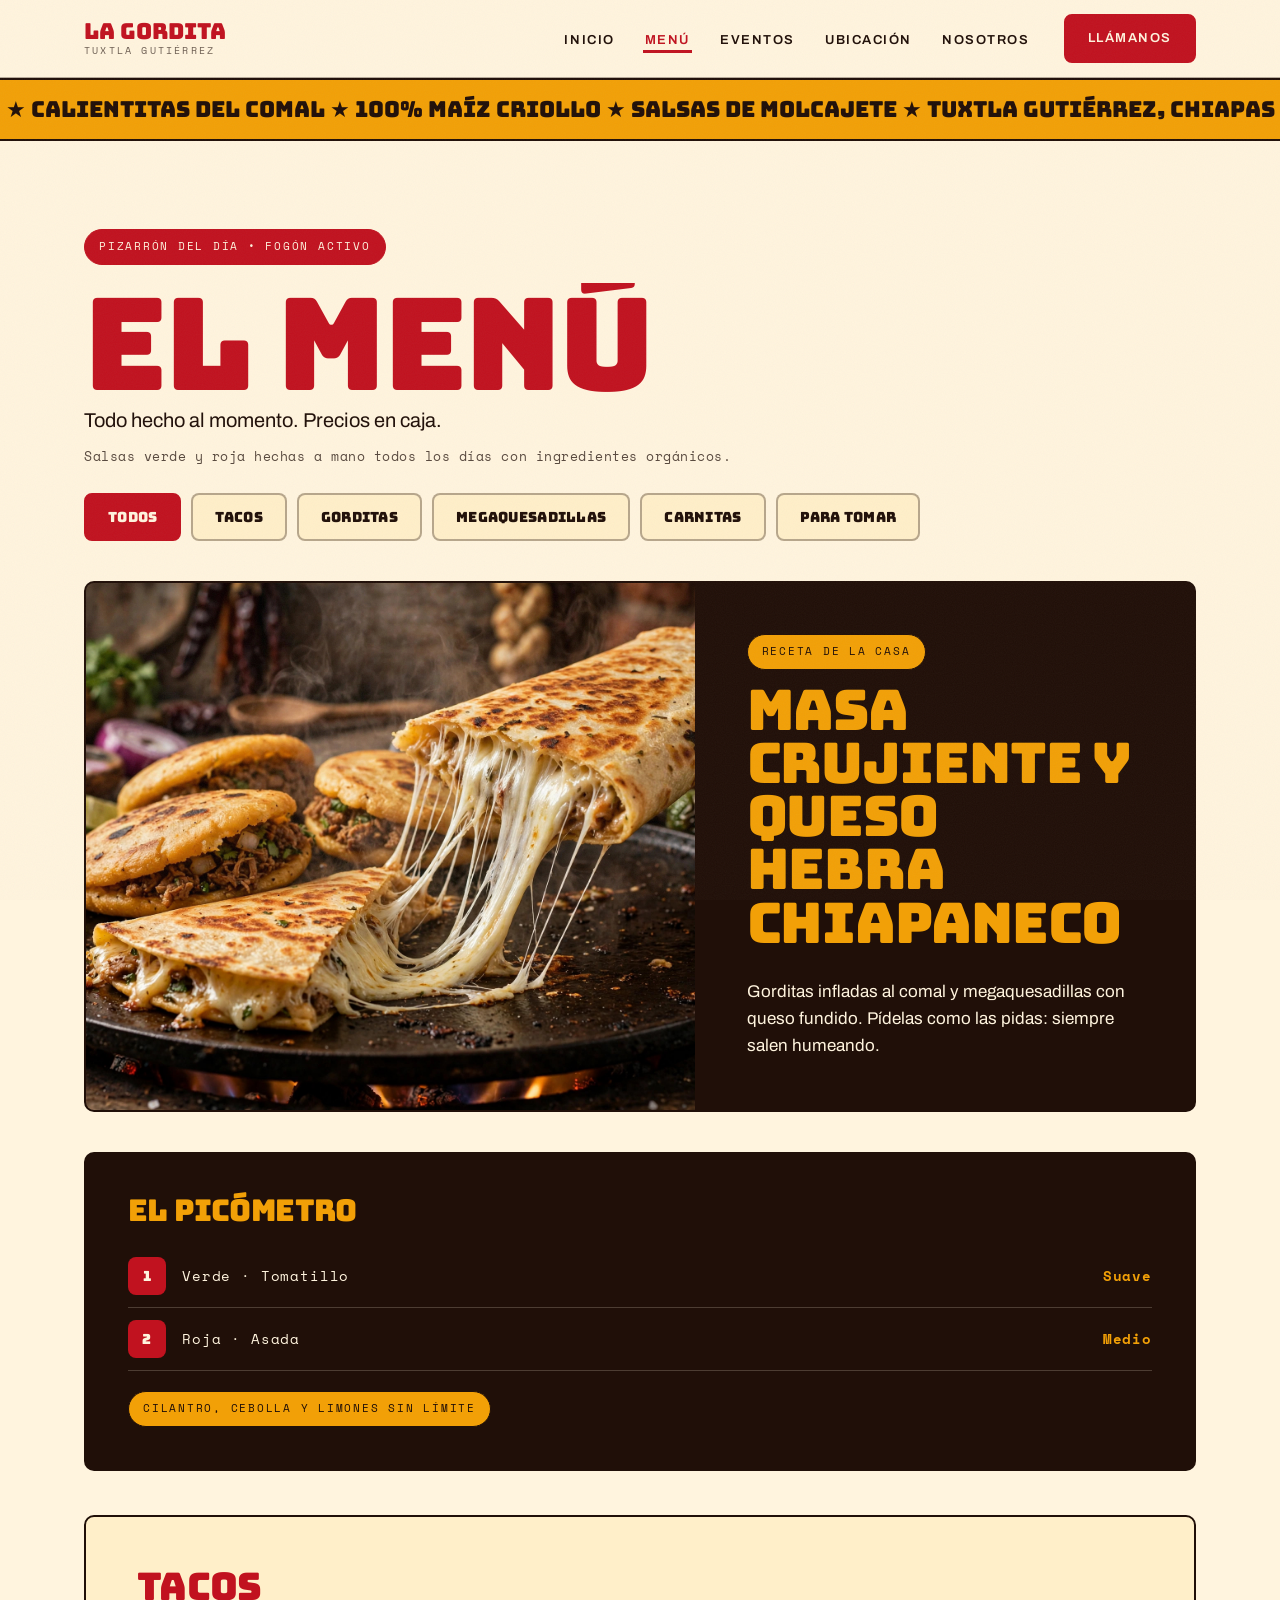
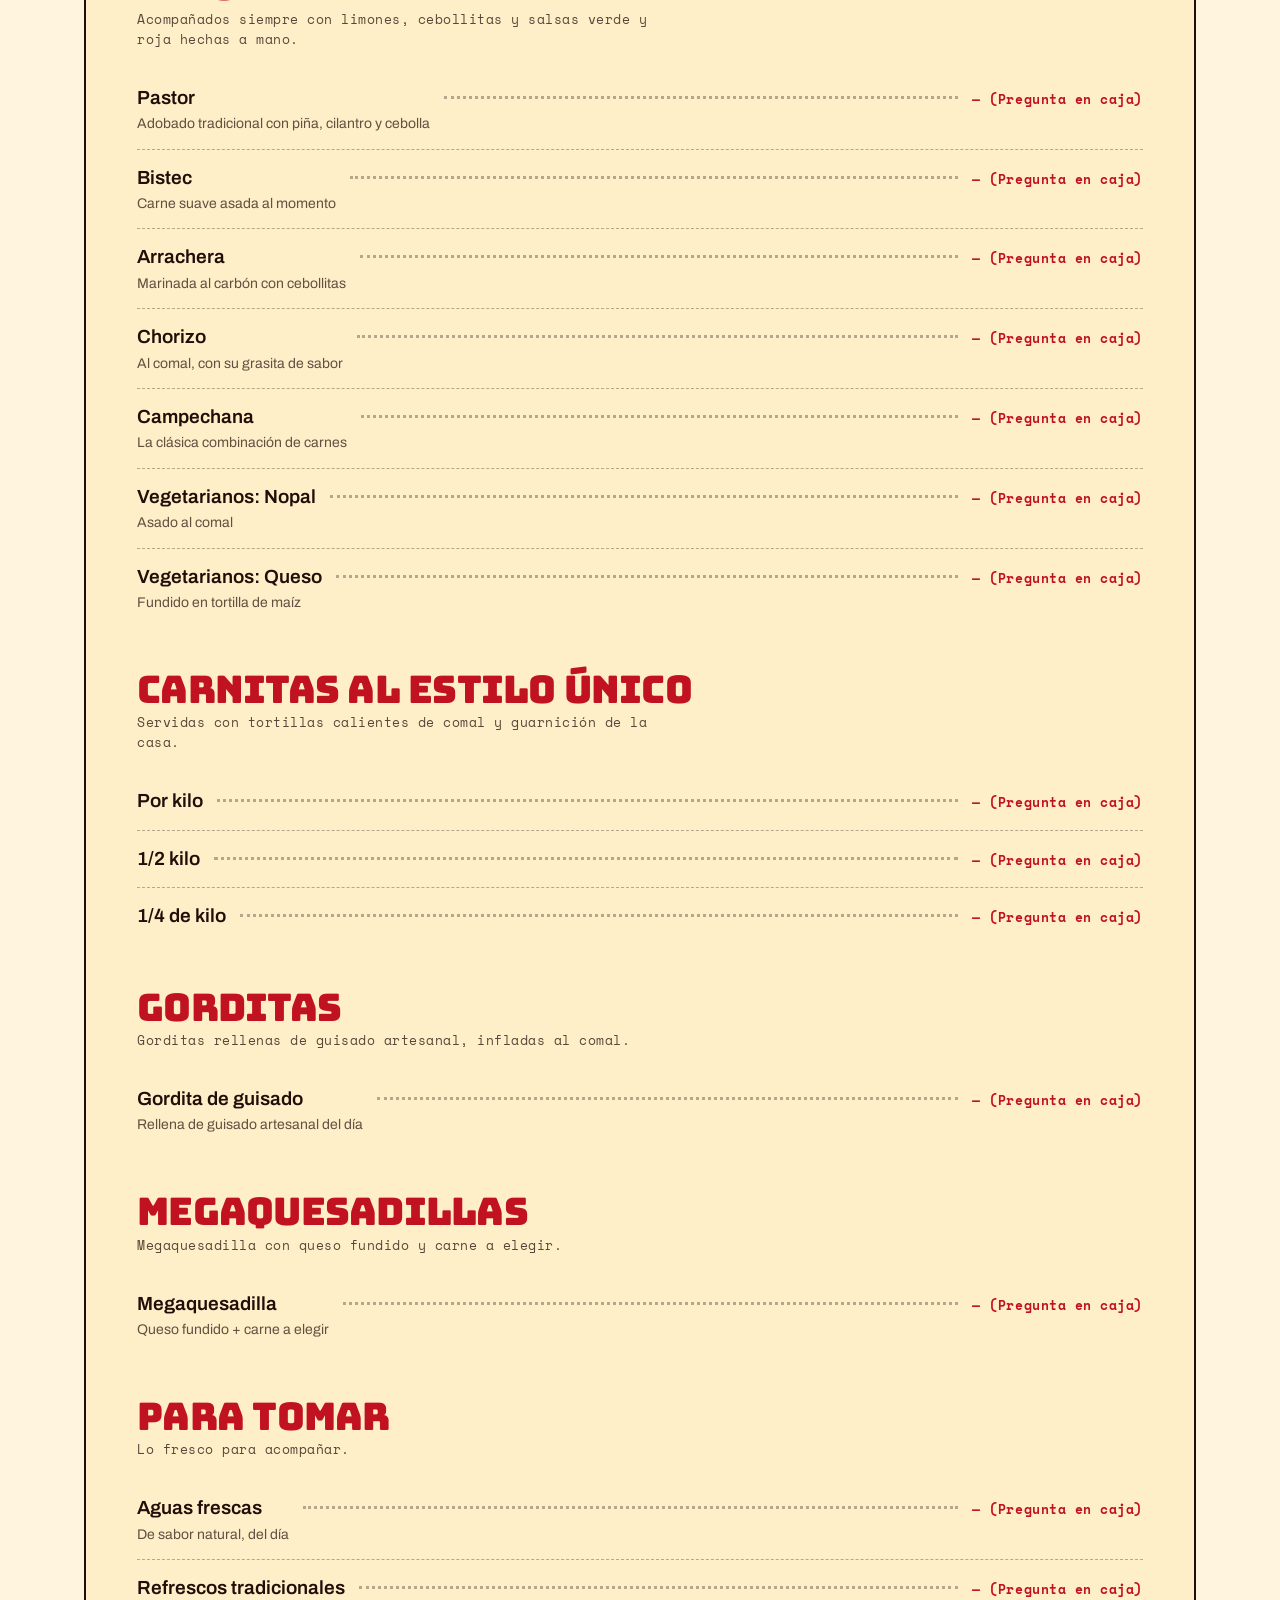
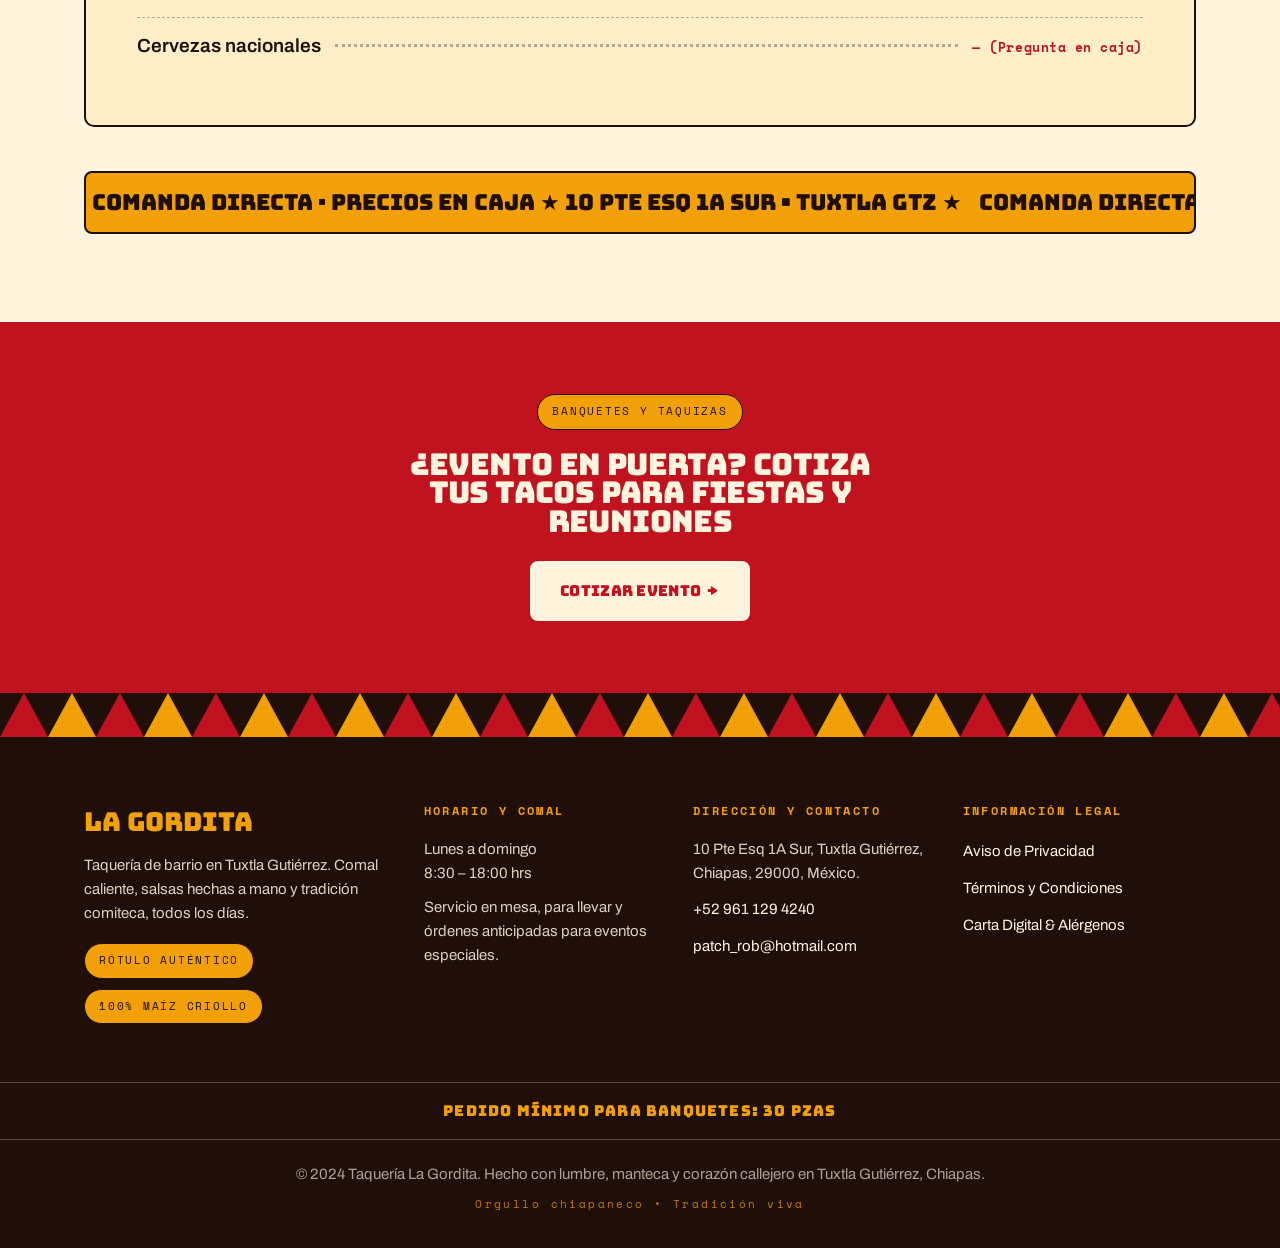
<file: menu.html>
<!DOCTYPE html>
<html lang="es-MX">
<head>
<meta charset="UTF-8">
<meta name="viewport" content="width=device-width, initial-scale=1.0">
<title>Menú · La Gordita — Tacos, Gorditas, Megaquesadillas y Carnitas en Tuxtla Gutiérrez</title>
<meta name="description" content="El menú de La Gordita: tacos al pastor, bistec, arrachera, chorizo, campechana y vegetarianos; gorditas, megaquesadillas, carnitas al estilo único y para tomar. Precios en caja.">
<meta property="og:title" content="Menú · La Gordita Taquería">
<meta property="og:description" content="Todo hecho al momento. Precios en caja. Salsas verde y roja hechas a mano.">
<meta property="og:type" content="website">
<meta property="og:locale" content="es_MX">
<link rel="preconnect" href="https://fonts.googleapis.com">
<link rel="preconnect" href="https://fonts.gstatic.com" crossorigin>
<link href="https://fonts.googleapis.com/css2?family=Archivo:wght@400;500;600;700&family=Bungee&family=Space+Mono:wght@400;700&display=swap" rel="stylesheet">
<link rel="stylesheet" href="css/styles.css">
</head>
<body>
<a class="skip" href="#contenido">Saltar al contenido</a>

<header class="site-header">
  <div class="header-inner">
    <a class="brand" href="index.html" aria-label="La Gordita — inicio">
      <span class="brand-name">LA GORDITA</span>
      <span class="brand-sub">TUXTLA GUTIÉRREZ</span>
    </a>
    <button class="nav-toggle" aria-expanded="false" aria-label="Abrir menú de navegación">
      <span></span><span></span><span></span>
    </button>
    <nav class="main-nav" aria-label="Navegación principal">
      <ul>
        <li><a href="index.html">Inicio</a></li>
        <li><a href="menu.html" aria-current="page">Menú</a></li>
        <li><a href="eventos.html">Eventos</a></li>
        <li><a href="ubicacion.html">Ubicación</a></li>
        <li><a href="nosotros.html">Nosotros</a></li>
        <li class="nav-cta"><a class="btn btn-primary" href="tel:+529611294240" style="padding:12px 22px;min-height:44px">Llámanos</a></li>
      </ul>
    </nav>
  </div>
</header>

<div class="marquee" aria-hidden="true">
  <div class="marquee-track">
    <span>★ Calientitas del comal ★ 100% maíz criollo ★ Salsas de molcajete ★ Tuxtla Gutiérrez, Chiapas ★ Desde temprano hasta que se acabe ★ Sabor de barrio ★&nbsp;</span>
    <span>★ Calientitas del comal ★ 100% maíz criollo ★ Salsas de molcajete ★ Tuxtla Gutiérrez, Chiapas ★ Desde temprano hasta que se acabe ★ Sabor de barrio ★&nbsp;</span>
    <span>★ Calientitas del comal ★ 100% maíz criollo ★ Salsas de molcajete ★ Tuxtla Gutiérrez, Chiapas ★ Desde temprano hasta que se acabe ★ Sabor de barrio ★&nbsp;</span>
  </div>
</div>

<main id="contenido">
  <section>
    <div class="wrap">
      <div class="chip-row reveal" style="margin-top:0">
        <span class="chip chip--red">Pizarrón del día • Fogón activo</span>
      </div>
      <h1><span class="mask" style="--d:.1s"><span>El menú</span></span></h1>
      <p class="lead reveal" style="--d:.2s">Todo hecho al momento. Precios en caja.</p>
      <p class="reveal" style="--d:.25s;margin-top:10px;font-family:var(--font-mono);font-size:13px;letter-spacing:.04em;opacity:.75">Salsas verde y roja hechas a mano todos los días con ingredientes orgánicos.</p>

      <div class="tabs reveal" style="--d:.3s" role="group" aria-label="Filtrar el menú por categoría">
        <button class="tab" data-cat="todos" aria-pressed="true">Todos</button>
        <button class="tab" data-cat="tacos" aria-pressed="false">Tacos</button>
        <button class="tab" data-cat="gorditas" aria-pressed="false">Gorditas</button>
        <button class="tab" data-cat="megaquesadillas" aria-pressed="false">Megaquesadillas</button>
        <button class="tab" data-cat="carnitas" aria-pressed="false">Carnitas</button>
        <button class="tab" data-cat="tomar" aria-pressed="false">Para tomar</button>
      </div>

      <div class="hero-panel reveal" style="--d:.35s">
        <img src="img/menu-gorditas.jpg" alt="Gorditas y quesadillas recién hechas en La Gordita Tuxtla Gutiérrez" width="1200" height="900" loading="lazy">
        <div class="hero-panel-body">
          <span class="chip chip--marigold" style="align-self:flex-start">Receta de la casa</span>
          <h2>Masa crujiente y queso hebra chiapaneco</h2>
          <p>Gorditas infladas al comal y megaquesadillas con queso fundido. Pídelas como las pidas: siempre salen humeando.</p>
        </div>
      </div>

      <div class="picometro reveal">
        <h3>El picómetro</h3>
        <div class="pico-row"><span class="pico-num">1</span><span>Verde · Tomatillo</span><span class="pico-heat">Suave</span></div>
        <div class="pico-row"><span class="pico-num">2</span><span>Roja · Asada</span><span class="pico-heat">Medio</span></div>
        <div class="chip-row" style="margin:20px 0 0"><span class="chip chip--marigold">Cilantro, cebolla y limones sin límite</span></div>
      </div>

      <div class="board reveal">
        <div class="board-cat" data-cat="tacos">
          <h3>Tacos</h3>
          <p class="board-note">Acompañados siempre con limones, cebollitas y salsas verde y roja hechas a mano.</p>
          <div class="board-row"><span class="dish">Pastor<small>Adobado tradicional con piña, cilantro y cebolla</small></span><span class="dots" aria-hidden="true"></span><span class="price">— (Pregunta en caja)</span></div>
          <div class="board-row"><span class="dish">Bistec<small>Carne suave asada al momento</small></span><span class="dots" aria-hidden="true"></span><span class="price">— (Pregunta en caja)</span></div>
          <div class="board-row"><span class="dish">Arrachera<small>Marinada al carbón con cebollitas</small></span><span class="dots" aria-hidden="true"></span><span class="price">— (Pregunta en caja)</span></div>
          <div class="board-row"><span class="dish">Chorizo<small>Al comal, con su grasita de sabor</small></span><span class="dots" aria-hidden="true"></span><span class="price">— (Pregunta en caja)</span></div>
          <div class="board-row"><span class="dish">Campechana<small>La clásica combinación de carnes</small></span><span class="dots" aria-hidden="true"></span><span class="price">— (Pregunta en caja)</span></div>
          <div class="board-row"><span class="dish">Vegetarianos: Nopal<small>Asado al comal</small></span><span class="dots" aria-hidden="true"></span><span class="price">— (Pregunta en caja)</span></div>
          <div class="board-row"><span class="dish">Vegetarianos: Queso<small>Fundido en tortilla de maíz</small></span><span class="dots" aria-hidden="true"></span><span class="price">— (Pregunta en caja)</span></div>
        </div>
        <div class="board-cat" data-cat="carnitas">
          <h3>Carnitas al estilo único</h3>
          <p class="board-note">Servidas con tortillas calientes de comal y guarnición de la casa.</p>
          <div class="board-row"><span class="dish">Por kilo</span><span class="dots" aria-hidden="true"></span><span class="price">— (Pregunta en caja)</span></div>
          <div class="board-row"><span class="dish">1/2 kilo</span><span class="dots" aria-hidden="true"></span><span class="price">— (Pregunta en caja)</span></div>
          <div class="board-row"><span class="dish">1/4 de kilo</span><span class="dots" aria-hidden="true"></span><span class="price">— (Pregunta en caja)</span></div>
        </div>
        <div class="board-cat" data-cat="gorditas">
          <h3>Gorditas</h3>
          <p class="board-note">Gorditas rellenas de guisado artesanal, infladas al comal.</p>
          <div class="board-row"><span class="dish">Gordita de guisado<small>Rellena de guisado artesanal del día</small></span><span class="dots" aria-hidden="true"></span><span class="price">— (Pregunta en caja)</span></div>
        </div>
        <div class="board-cat" data-cat="megaquesadillas">
          <h3>Megaquesadillas</h3>
          <p class="board-note">Megaquesadilla con queso fundido y carne a elegir.</p>
          <div class="board-row"><span class="dish">Megaquesadilla<small>Queso fundido + carne a elegir</small></span><span class="dots" aria-hidden="true"></span><span class="price">— (Pregunta en caja)</span></div>
        </div>
        <div class="board-cat" data-cat="tomar">
          <h3>Para tomar</h3>
          <p class="board-note">Lo fresco para acompañar.</p>
          <div class="board-row"><span class="dish">Aguas frescas<small>De sabor natural, del día</small></span><span class="dots" aria-hidden="true"></span><span class="price">— (Pregunta en caja)</span></div>
          <div class="board-row"><span class="dish">Refrescos tradicionales</span><span class="dots" aria-hidden="true"></span><span class="price">— (Pregunta en caja)</span></div>
          <div class="board-row"><span class="dish">Cervezas nacionales</span><span class="dots" aria-hidden="true"></span><span class="price">— (Pregunta en caja)</span></div>
        </div>
      </div>

      <div class="marquee reveal" style="margin-top:44px;border:2px solid var(--tinta);border-radius:8px" aria-hidden="true">
        <div class="marquee-track">
          <span>Comanda directa · Precios en caja ★ 10 Pte Esq 1A Sur • Tuxtla Gtz ★&nbsp;</span>
          <span>Comanda directa · Precios en caja ★ 10 Pte Esq 1A Sur • Tuxtla Gtz ★&nbsp;</span>
          <span>Comanda directa · Precios en caja ★ 10 Pte Esq 1A Sur • Tuxtla Gtz ★&nbsp;</span>
        </div>
      </div>
    </div>
  </section>

  <section class="band-red" style="padding:72px 0">
    <div class="wrap" style="text-align:center">
      <div class="reveal">
        <span class="chip chip--marigold">Banquetes y taquizas</span>
        <h3 style="margin:20px auto 0;max-width:22ch">¿Evento en puerta? Cotiza tus tacos para fiestas y reuniones</h3>
        <div style="margin-top:26px"><a class="btn btn-inverted" href="eventos.html">Cotizar evento →</a></div>
      </div>
    </div>
  </section>
</main>

<div class="picado picado--dark" aria-hidden="true"></div>
<footer class="site-footer">
  <div class="wrap">
    <div class="footer-grid">
      <div>
        <div class="footer-brand">LA GORDITA</div>
        <p>Taquería de barrio en Tuxtla Gutiérrez. Comal caliente, salsas hechas a mano y tradición comiteca, todos los días.</p>
        <div class="chip-row">
          <span class="chip chip--marigold">Rótulo auténtico</span>
          <span class="chip chip--marigold">100% maíz criollo</span>
        </div>
      </div>
      <div>
        <h4>Horario y comal</h4>
        <p>Lunes a domingo<br>8:30 – 18:00 hrs</p>
        <p style="margin-top:10px">Servicio en mesa, para llevar y órdenes anticipadas para eventos especiales.</p>
      </div>
      <div>
        <h4>Dirección y contacto</h4>
        <p>10 Pte Esq 1A Sur, Tuxtla Gutiérrez, Chiapas, 29000, México.</p>
        <ul style="margin-top:10px">
          <li><a href="tel:+529611294240">+52 961 129 4240</a></li>
          <li><a href="mailto:patch_rob@hotmail.com">patch_rob@hotmail.com</a></li>
        </ul>
      </div>
      <div>
        <h4>Información legal</h4>
        <ul>
          <li><a href="privacidad.html">Aviso de Privacidad</a></li>
          <li><a href="terminos.html">Términos y Condiciones</a></li>
          <li><a href="menu.html" aria-current="page">Carta Digital &amp; Alérgenos</a></li>
        </ul>
      </div>
    </div>
  </div>
  <div class="footer-strip">Pedido mínimo para banquetes: 30 pzas</div>
  <div class="wrap">
    <div class="footer-bottom">
      <p>© 2024 Taquería La Gordita. Hecho con lumbre, manteca y corazón callejero en Tuxtla Gutiérrez, Chiapas.</p>
      <p class="signoff">Orgullo chiapaneco • Tradición viva</p>
    </div>
  </div>
</footer>

<script src="js/main.js"></script>
</body>
</html>
</file>
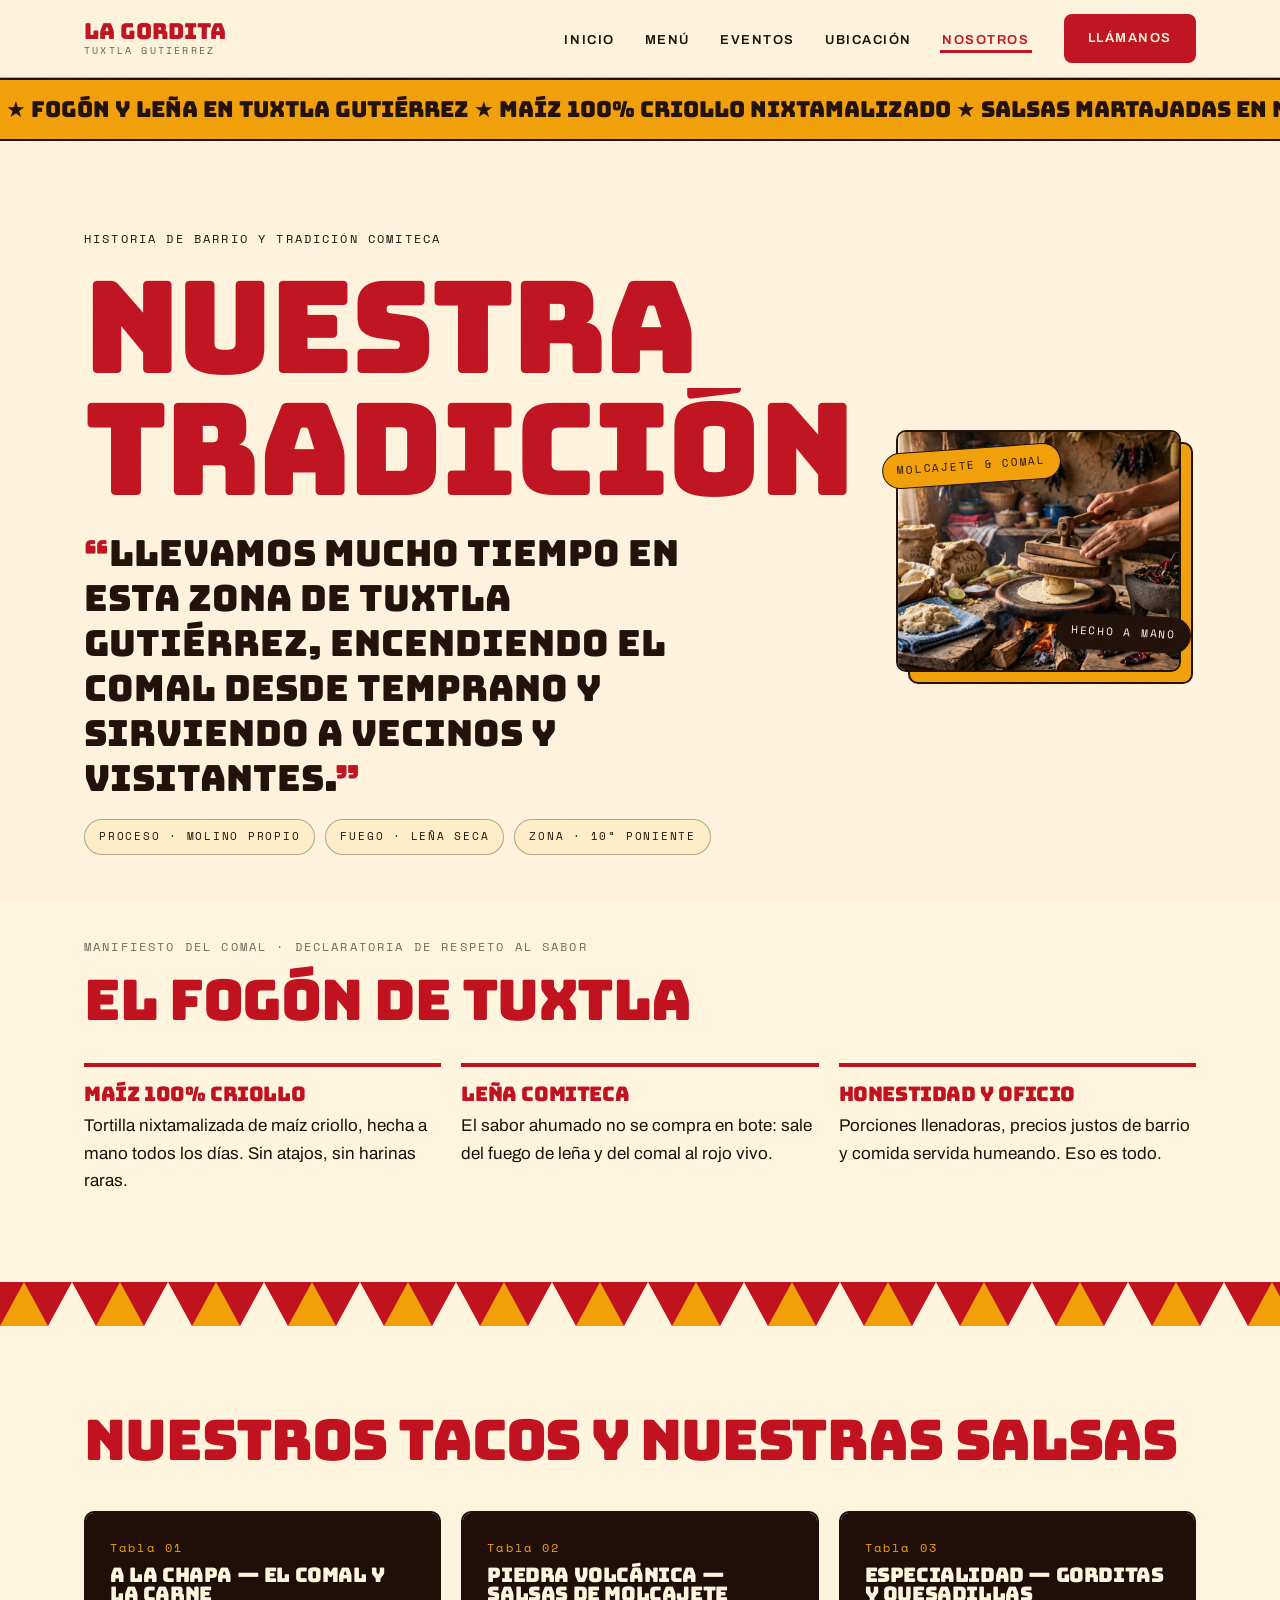
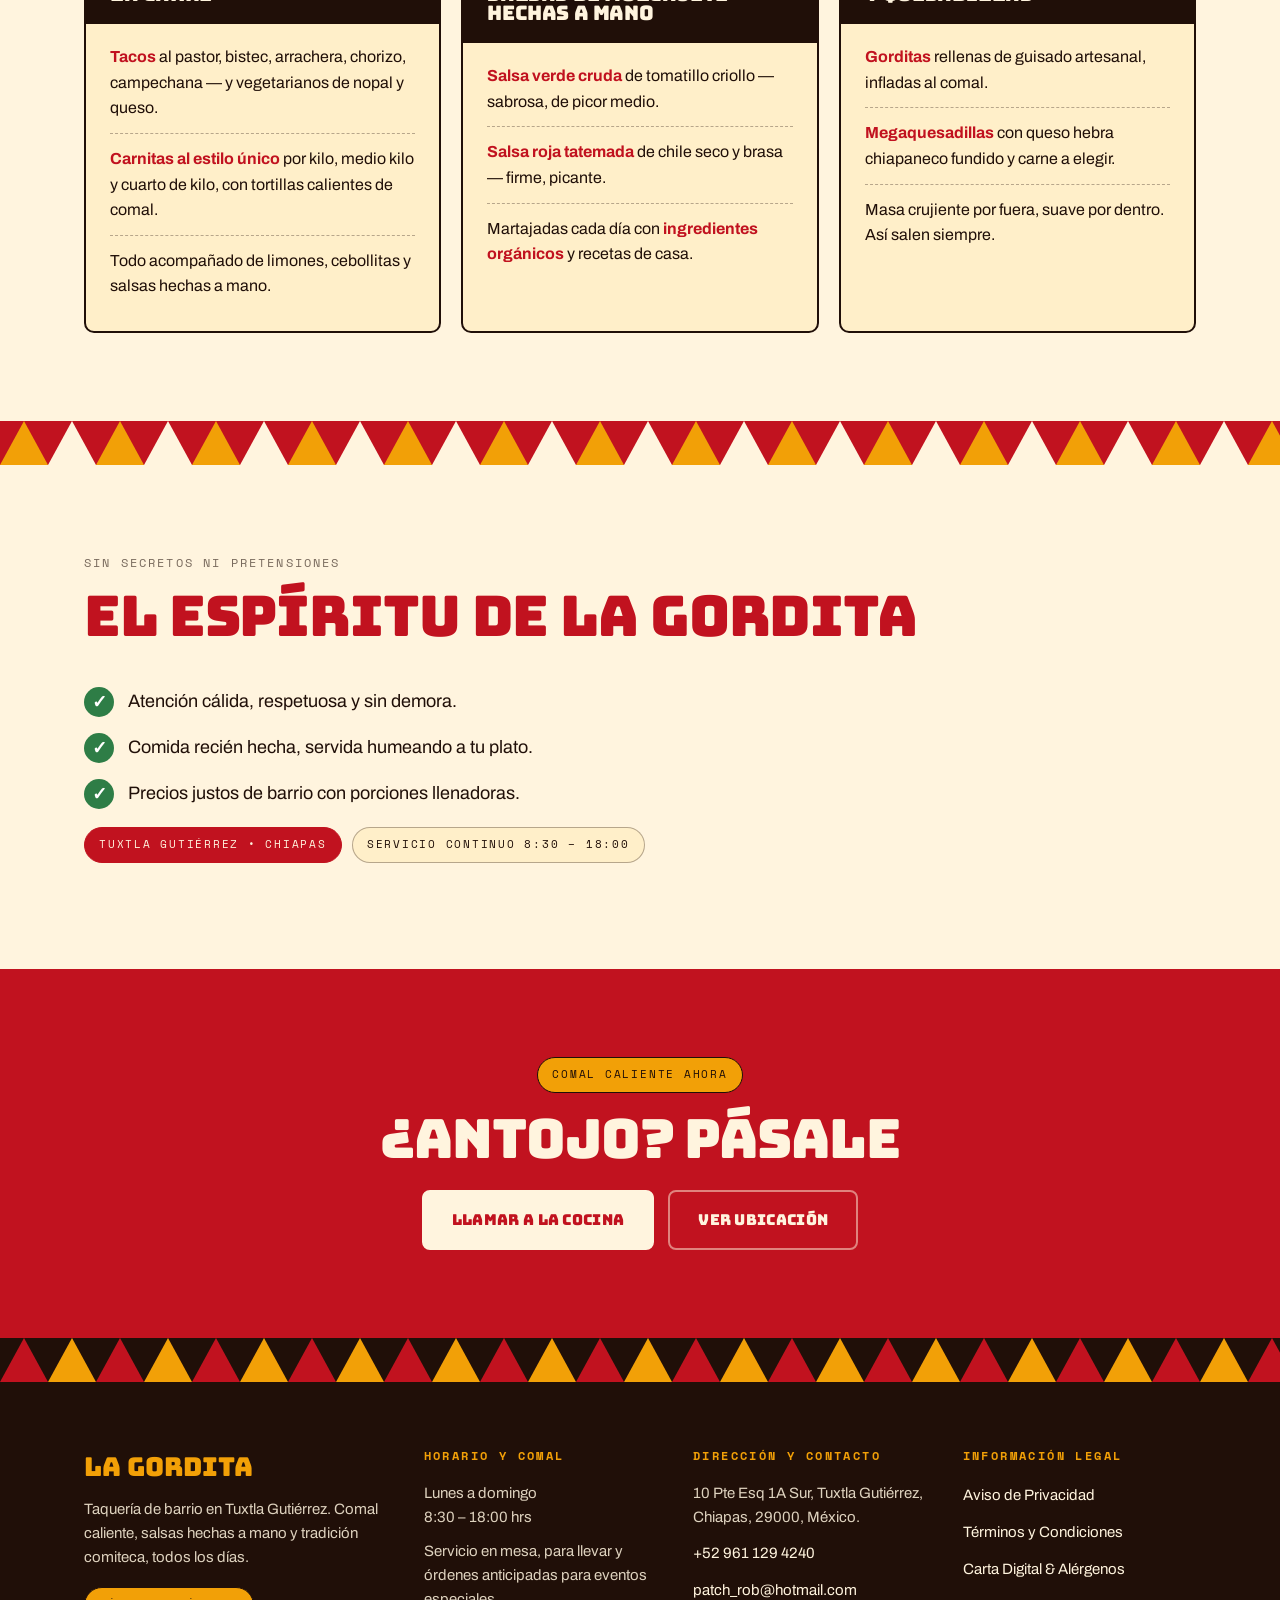
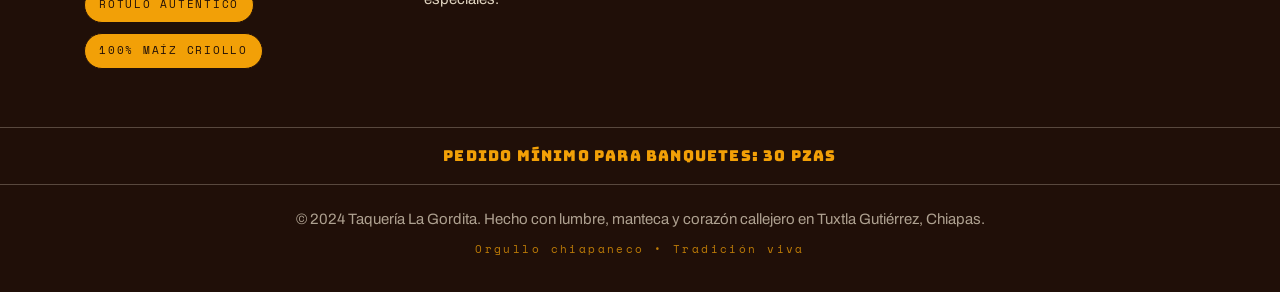
<file: nosotros.html>
<!DOCTYPE html>
<html lang="es-MX">
<head>
<meta charset="UTF-8">
<meta name="viewport" content="width=device-width, initial-scale=1.0">
<title>Nosotros · La Gordita — Tradición taquera en Tuxtla Gutiérrez</title>
<meta name="description" content="La historia de La Gordita: comal al rojo vivo, maíz criollo, salsas de molcajete y tradición comiteca en la 10a Poniente de Tuxtla Gutiérrez.">
<meta property="og:title" content="Nosotros · La Gordita">
<meta property="og:description" content="El fogón de Tuxtla: maíz 100% criollo, leña comiteca, honestidad y oficio.">
<meta property="og:type" content="website">
<meta property="og:locale" content="es_MX">
<link rel="preconnect" href="https://fonts.googleapis.com">
<link rel="preconnect" href="https://fonts.gstatic.com" crossorigin>
<link href="https://fonts.googleapis.com/css2?family=Archivo:wght@400;500;600;700&family=Bungee&family=Space+Mono:wght@400;700&display=swap" rel="stylesheet">
<link rel="stylesheet" href="css/styles.css">
</head>
<body>
<a class="skip" href="#contenido">Saltar al contenido</a>

<header class="site-header">
  <div class="header-inner">
    <a class="brand" href="index.html" aria-label="La Gordita — inicio">
      <span class="brand-name">LA GORDITA</span>
      <span class="brand-sub">TUXTLA GUTIÉRREZ</span>
    </a>
    <button class="nav-toggle" aria-expanded="false" aria-label="Abrir menú de navegación">
      <span></span><span></span><span></span>
    </button>
    <nav class="main-nav" aria-label="Navegación principal">
      <ul>
        <li><a href="index.html">Inicio</a></li>
        <li><a href="menu.html">Menú</a></li>
        <li><a href="eventos.html">Eventos</a></li>
        <li><a href="ubicacion.html">Ubicación</a></li>
        <li><a href="nosotros.html" aria-current="page">Nosotros</a></li>
        <li class="nav-cta"><a class="btn btn-primary" href="tel:+529611294240" style="padding:12px 22px;min-height:44px">Llámanos</a></li>
      </ul>
    </nav>
  </div>
</header>

<div class="marquee" aria-hidden="true">
  <div class="marquee-track">
    <span>★ Fogón y leña en Tuxtla Gutiérrez ★ Maíz 100% criollo nixtamalizado ★ Salsas martajadas en molcajete ★ Queso de hebra chiapaneco auténtico ★ Sabor tradicional comiteco ★&nbsp;</span>
    <span>★ Fogón y leña en Tuxtla Gutiérrez ★ Maíz 100% criollo nixtamalizado ★ Salsas martajadas en molcajete ★ Queso de hebra chiapaneco auténtico ★ Sabor tradicional comiteco ★&nbsp;</span>
    <span>★ Fogón y leña en Tuxtla Gutiérrez ★ Maíz 100% criollo nixtamalizado ★ Salsas martajadas en molcajete ★ Queso de hebra chiapaneco auténtico ★ Sabor tradicional comiteco ★&nbsp;</span>
  </div>
</div>

<main id="contenido">

  <!-- BAND 1 -->
  <section>
    <div class="wrap hero-grid">
      <div>
        <span class="eyebrow reveal">Historia de barrio y tradición comiteca</span>
        <h1><span class="mask" style="--d:.1s"><span>Nuestra</span></span> <span class="mask" style="--d:.2s"><span>tradición</span></span></h1>
        <p class="pull-quote reveal" style="--d:.3s;margin-top:22px"><span class="q">“</span>Llevamos mucho tiempo en esta zona de Tuxtla Gutiérrez, encendiendo el comal desde temprano y sirviendo a vecinos y visitantes.<span class="q">”</span></p>
        <div class="chip-row reveal" style="--d:.4s">
          <span class="chip">Proceso · Molino propio</span>
          <span class="chip">Fuego · Leña seca</span>
          <span class="chip">Zona · 10ª Poniente</span>
        </div>
      </div>
      <div class="media-plane reveal" style="--d:.3s">
        <img src="img/nosotros-comal.jpg" alt="Manos tortillando masa de maíz sobre un comal de barro al fuego de leña, con molcajete al fondo" width="1200" height="1020" loading="lazy">
        <span class="chip chip--marigold float-chip float-chip--a">Molcajete &amp; comal</span>
        <span class="chip chip--ink float-chip float-chip--b">Hecho a mano</span>
      </div>
    </div>

    <div class="wrap" style="margin-top:64px">
      <div class="reveal">
        <span class="eyebrow">Manifiesto del comal · Declaratoria de respeto al sabor</span>
        <h2>El fogón de Tuxtla</h2>
      </div>
      <div class="manifiesto">
        <div class="mani-item reveal" style="--d:0s">
          <h3>Maíz 100% criollo</h3>
          <p>Tortilla nixtamalizada de maíz criollo, hecha a mano todos los días. Sin atajos, sin harinas raras.</p>
        </div>
        <div class="mani-item reveal" style="--d:.1s">
          <h3>Leña comiteca</h3>
          <p>El sabor ahumado no se compra en bote: sale del fuego de leña y del comal al rojo vivo.</p>
        </div>
        <div class="mani-item reveal" style="--d:.2s">
          <h3>Honestidad y oficio</h3>
          <p>Porciones llenadoras, precios justos de barrio y comida servida humeando. Eso es todo.</p>
        </div>
      </div>
    </div>
  </section>

  <div class="picado" aria-hidden="true"></div>

  <!-- BAND 2: TABLAS -->
  <section>
    <div class="wrap">
      <div class="section-head reveal">
        <h2>Nuestros tacos y nuestras salsas</h2>
      </div>
      <div class="grid-3">
        <div class="tabla reveal" style="--d:0s">
          <div class="tabla-head">
            <span class="t-num">Tabla 01</span>
            <h3>A la chapa — El comal y la carne</h3>
          </div>
          <ul>
            <li><strong>Tacos</strong> al pastor, bistec, arrachera, chorizo, campechana — y vegetarianos de nopal y queso.</li>
            <li><strong>Carnitas al estilo único</strong> por kilo, medio kilo y cuarto de kilo, con tortillas calientes de comal.</li>
            <li>Todo acompañado de limones, cebollitas y salsas hechas a mano.</li>
          </ul>
        </div>
        <div class="tabla reveal" style="--d:.1s">
          <div class="tabla-head">
            <span class="t-num">Tabla 02</span>
            <h3>Piedra volcánica — Salsas de molcajete hechas a mano</h3>
          </div>
          <ul>
            <li><strong>Salsa verde cruda</strong> de tomatillo criollo — sabrosa, de picor medio.</li>
            <li><strong>Salsa roja tatemada</strong> de chile seco y brasa — firme, picante.</li>
            <li>Martajadas cada día con <strong>ingredientes orgánicos</strong> y recetas de casa.</li>
          </ul>
        </div>
        <div class="tabla reveal" style="--d:.2s">
          <div class="tabla-head">
            <span class="t-num">Tabla 03</span>
            <h3>Especialidad — Gorditas y quesadillas</h3>
          </div>
          <ul>
            <li><strong>Gorditas</strong> rellenas de guisado artesanal, infladas al comal.</li>
            <li><strong>Megaquesadillas</strong> con queso hebra chiapaneco fundido y carne a elegir.</li>
            <li>Masa crujiente por fuera, suave por dentro. Así salen siempre.</li>
          </ul>
        </div>
      </div>
    </div>
  </section>

  <div class="picado" aria-hidden="true"></div>

  <!-- BAND 3: ESPÍRITU -->
  <section>
    <div class="wrap">
      <div class="section-head reveal">
        <span class="eyebrow">Sin secretos ni pretensiones</span>
        <h2>El espíritu de La Gordita</h2>
      </div>
      <ul class="checklist">
        <li class="reveal" style="--d:0s"><span class="tick" aria-hidden="true">✓</span><span>Atención cálida, respetuosa y sin demora.</span></li>
        <li class="reveal" style="--d:.1s"><span class="tick" aria-hidden="true">✓</span><span>Comida recién hecha, servida humeando a tu plato.</span></li>
        <li class="reveal" style="--d:.2s"><span class="tick" aria-hidden="true">✓</span><span>Precios justos de barrio con porciones llenadoras.</span></li>
      </ul>
      <div class="chip-row reveal" style="--d:.25s">
        <span class="chip chip--red">Tuxtla Gutiérrez • Chiapas</span>
        <span class="chip">Servicio continuo 8:30 – 18:00</span>
      </div>
    </div>
  </section>

  <!-- CTA BAND -->
  <section class="band-red">
    <div class="wrap" style="text-align:center">
      <div class="reveal">
        <span class="chip chip--marigold">Comal caliente ahora</span>
        <h3 style="margin:20px auto 0;font-size:clamp(30px,6vw,54px)">¿Antojo? Pásale</h3>
        <div class="hero-ctas" style="justify-content:center;margin-top:26px">
          <a class="btn btn-inverted" href="tel:+529611294240">Llamar a la cocina</a>
          <a class="btn btn-ghost--cream" href="ubicacion.html">Ver ubicación</a>
        </div>
      </div>
    </div>
  </section>
</main>

<div class="picado picado--dark" aria-hidden="true"></div>
<footer class="site-footer">
  <div class="wrap">
    <div class="footer-grid">
      <div>
        <div class="footer-brand">LA GORDITA</div>
        <p>Taquería de barrio en Tuxtla Gutiérrez. Comal caliente, salsas hechas a mano y tradición comiteca, todos los días.</p>
        <div class="chip-row">
          <span class="chip chip--marigold">Rótulo auténtico</span>
          <span class="chip chip--marigold">100% maíz criollo</span>
        </div>
      </div>
      <div>
        <h4>Horario y comal</h4>
        <p>Lunes a domingo<br>8:30 – 18:00 hrs</p>
        <p style="margin-top:10px">Servicio en mesa, para llevar y órdenes anticipadas para eventos especiales.</p>
      </div>
      <div>
        <h4>Dirección y contacto</h4>
        <p>10 Pte Esq 1A Sur, Tuxtla Gutiérrez, Chiapas, 29000, México.</p>
        <ul style="margin-top:10px">
          <li><a href="tel:+529611294240">+52 961 129 4240</a></li>
          <li><a href="mailto:patch_rob@hotmail.com">patch_rob@hotmail.com</a></li>
        </ul>
      </div>
      <div>
        <h4>Información legal</h4>
        <ul>
          <li><a href="privacidad.html">Aviso de Privacidad</a></li>
          <li><a href="terminos.html">Términos y Condiciones</a></li>
          <li><a href="menu.html">Carta Digital &amp; Alérgenos</a></li>
        </ul>
      </div>
    </div>
  </div>
  <div class="footer-strip">Pedido mínimo para banquetes: 30 pzas</div>
  <div class="wrap">
    <div class="footer-bottom">
      <p>© 2024 Taquería La Gordita. Hecho con lumbre, manteca y corazón callejero en Tuxtla Gutiérrez, Chiapas.</p>
      <p class="signoff">Orgullo chiapaneco • Tradición viva</p>
    </div>
  </div>
</footer>

<script src="js/main.js"></script>
</body>
</html>
</file>
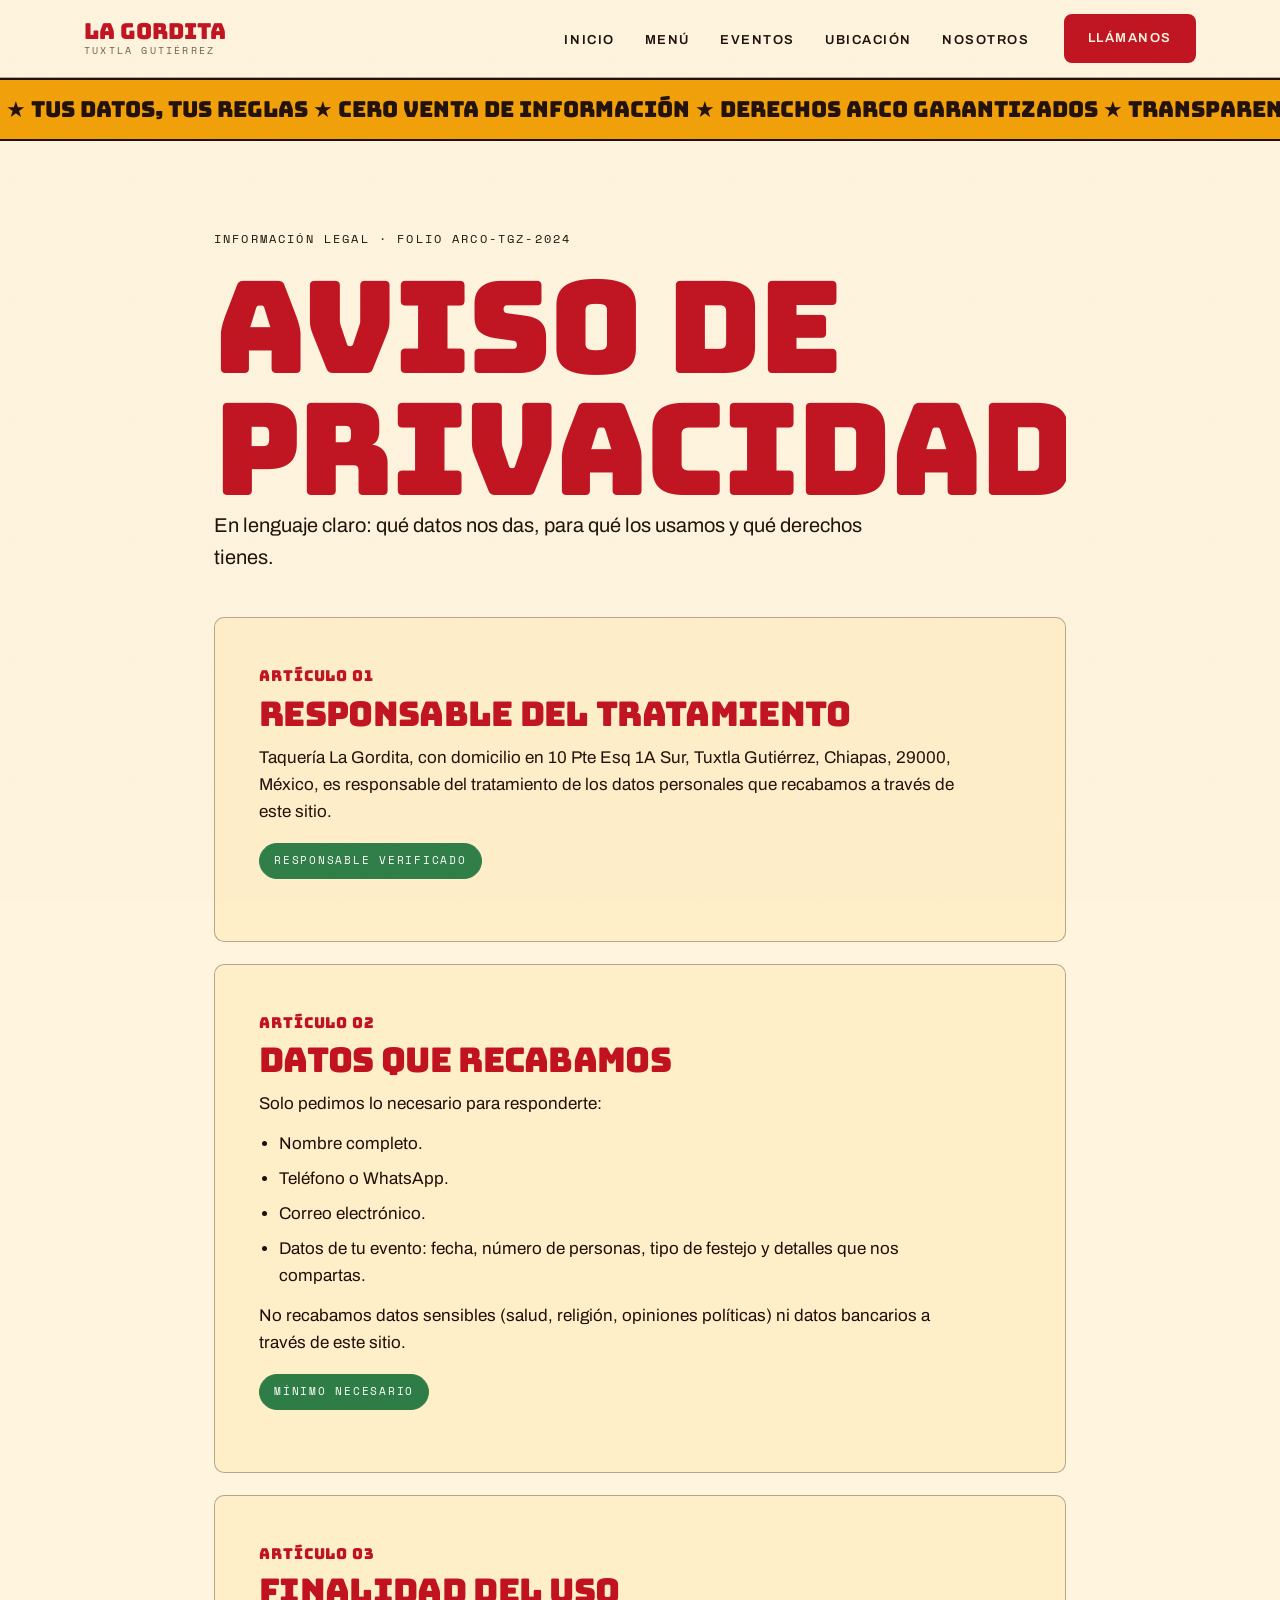
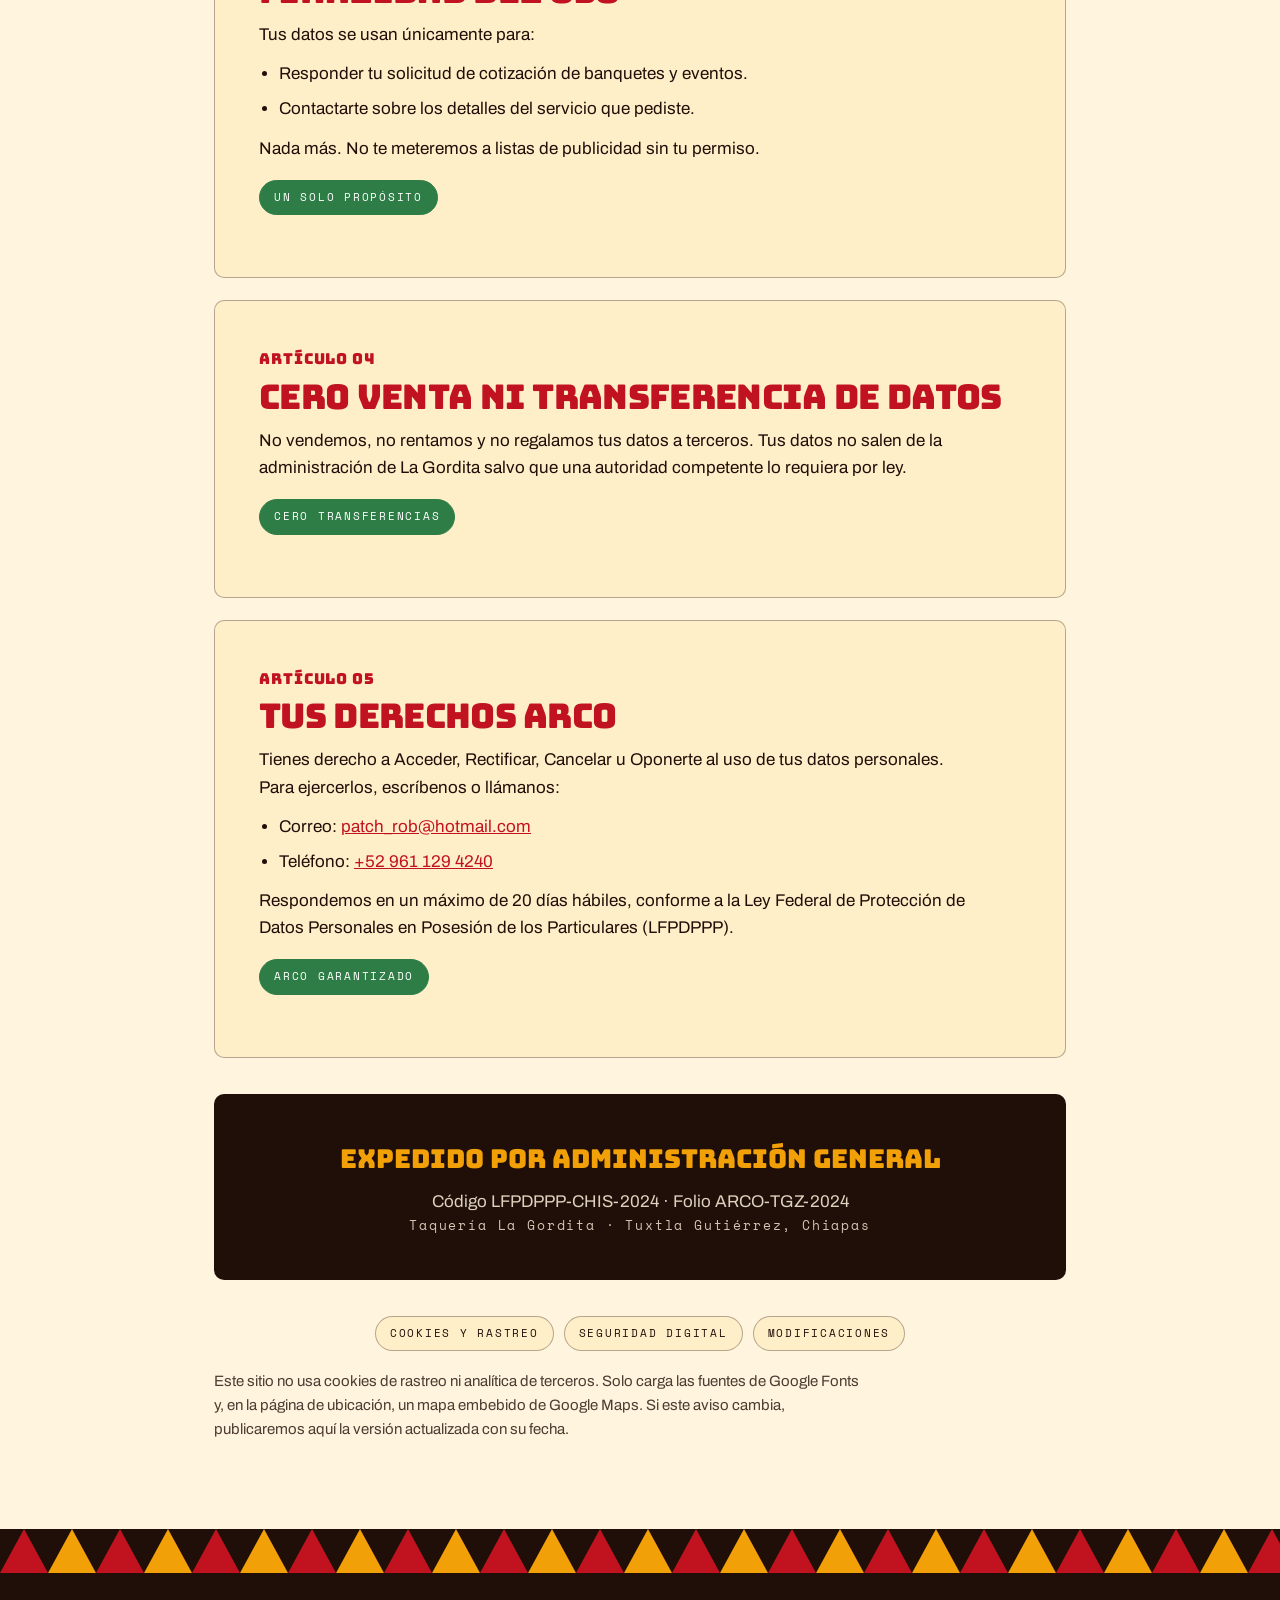
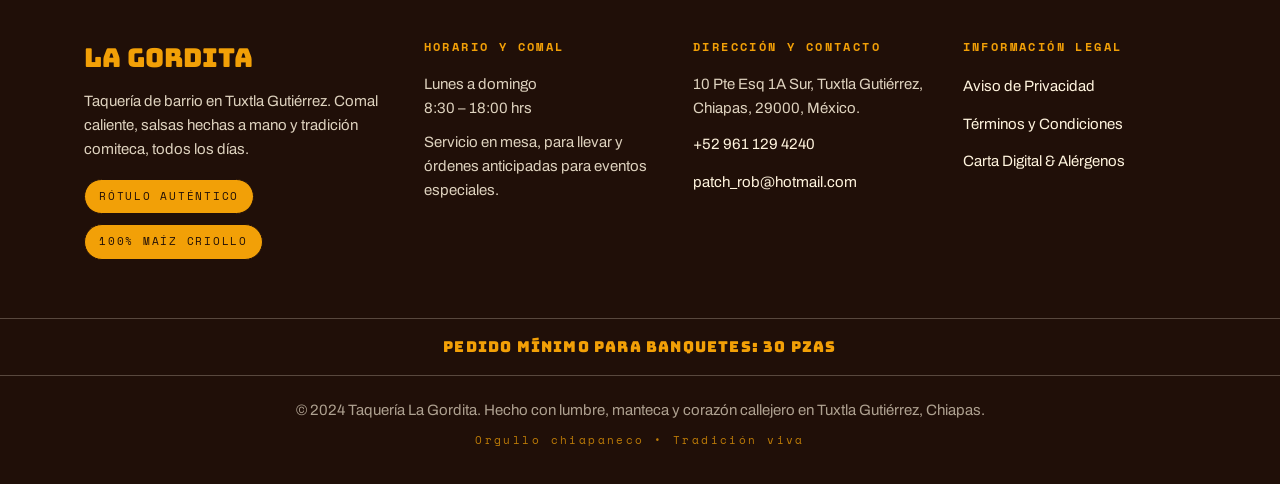
<file: privacidad.html>
<!DOCTYPE html>
<html lang="es-MX">
<head>
<meta charset="UTF-8">
<meta name="viewport" content="width=device-width, initial-scale=1.0">
<title>Aviso de Privacidad · La Gordita Taquería</title>
<meta name="description" content="Aviso de privacidad de Taquería La Gordita: qué datos recabamos, para qué los usamos y tus derechos ARCO.">
<meta property="og:title" content="Aviso de Privacidad · La Gordita">
<meta property="og:type" content="website">
<meta property="og:locale" content="es_MX">
<link rel="preconnect" href="https://fonts.googleapis.com">
<link rel="preconnect" href="https://fonts.gstatic.com" crossorigin>
<link href="https://fonts.googleapis.com/css2?family=Archivo:wght@400;500;600;700&family=Bungee&family=Space+Mono:wght@400;700&display=swap" rel="stylesheet">
<link rel="stylesheet" href="css/styles.css">
</head>
<body>
<a class="skip" href="#contenido">Saltar al contenido</a>

<header class="site-header">
  <div class="header-inner">
    <a class="brand" href="index.html" aria-label="La Gordita — inicio">
      <span class="brand-name">LA GORDITA</span>
      <span class="brand-sub">TUXTLA GUTIÉRREZ</span>
    </a>
    <button class="nav-toggle" aria-expanded="false" aria-label="Abrir menú de navegación">
      <span></span><span></span><span></span>
    </button>
    <nav class="main-nav" aria-label="Navegación principal">
      <ul>
        <li><a href="index.html">Inicio</a></li>
        <li><a href="menu.html">Menú</a></li>
        <li><a href="eventos.html">Eventos</a></li>
        <li><a href="ubicacion.html">Ubicación</a></li>
        <li><a href="nosotros.html">Nosotros</a></li>
        <li class="nav-cta"><a class="btn btn-primary" href="tel:+529611294240" style="padding:12px 22px;min-height:44px">Llámanos</a></li>
      </ul>
    </nav>
  </div>
</header>

<div class="marquee" aria-hidden="true">
  <div class="marquee-track">
    <span>★ Tus datos, tus reglas ★ Cero venta de información ★ Derechos ARCO garantizados ★ Transparencia total ★&nbsp;</span>
    <span>★ Tus datos, tus reglas ★ Cero venta de información ★ Derechos ARCO garantizados ★ Transparencia total ★&nbsp;</span>
    <span>★ Tus datos, tus reglas ★ Cero venta de información ★ Derechos ARCO garantizados ★ Transparencia total ★&nbsp;</span>
  </div>
</div>

<main id="contenido">
  <section>
    <div class="wrap" style="max-width:900px">
      <span class="eyebrow reveal">Información legal · Folio ARCO-TGZ-2024</span>
      <h1><span class="mask" style="--d:.1s"><span>Aviso de privacidad</span></span></h1>
      <p class="lead reveal" style="--d:.2s">En lenguaje claro: qué datos nos das, para qué los usamos y qué derechos tienes.</p>

      <div style="margin-top:44px">
        <article class="legal-article reveal">
          <span class="art-num">Artículo 01</span>
          <h2>Responsable del tratamiento</h2>
          <p>Taquería La Gordita, con domicilio en 10 Pte Esq 1A Sur, Tuxtla Gutiérrez, Chiapas, 29000, México, es responsable del tratamiento de los datos personales que recabamos a través de este sitio.</p>
          <div class="chip-row"><span class="chip chip--green">Responsable verificado</span></div>
        </article>

        <article class="legal-article reveal">
          <span class="art-num">Artículo 02</span>
          <h2>Datos que recabamos</h2>
          <p>Solo pedimos lo necesario para responderte:</p>
          <ul>
            <li>Nombre completo.</li>
            <li>Teléfono o WhatsApp.</li>
            <li>Correo electrónico.</li>
            <li>Datos de tu evento: fecha, número de personas, tipo de festejo y detalles que nos compartas.</li>
          </ul>
          <p>No recabamos datos sensibles (salud, religión, opiniones políticas) ni datos bancarios a través de este sitio.</p>
          <div class="chip-row"><span class="chip chip--green">Mínimo necesario</span></div>
        </article>

        <article class="legal-article reveal">
          <span class="art-num">Artículo 03</span>
          <h2>Finalidad del uso</h2>
          <p>Tus datos se usan únicamente para:</p>
          <ul>
            <li>Responder tu solicitud de cotización de banquetes y eventos.</li>
            <li>Contactarte sobre los detalles del servicio que pediste.</li>
          </ul>
          <p>Nada más. No te meteremos a listas de publicidad sin tu permiso.</p>
          <div class="chip-row"><span class="chip chip--green">Un solo propósito</span></div>
        </article>

        <article class="legal-article reveal">
          <span class="art-num">Artículo 04</span>
          <h2>Cero venta ni transferencia de datos</h2>
          <p>No vendemos, no rentamos y no regalamos tus datos a terceros. Tus datos no salen de la administración de La Gordita salvo que una autoridad competente lo requiera por ley.</p>
          <div class="chip-row"><span class="chip chip--green">Cero transferencias</span></div>
        </article>

        <article class="legal-article reveal">
          <span class="art-num">Artículo 05</span>
          <h2>Tus derechos ARCO</h2>
          <p>Tienes derecho a Acceder, Rectificar, Cancelar u Oponerte al uso de tus datos personales. Para ejercerlos, escríbenos o llámanos:</p>
          <ul>
            <li>Correo: <a href="mailto:patch_rob@hotmail.com" style="color:var(--rojo)">patch_rob@hotmail.com</a></li>
            <li>Teléfono: <a href="tel:+529611294240" style="color:var(--rojo)">+52 961 129 4240</a></li>
          </ul>
          <p>Respondemos en un máximo de 20 días hábiles, conforme a la Ley Federal de Protección de Datos Personales en Posesión de los Particulares (LFPDPPP).</p>
          <div class="chip-row"><span class="chip chip--green">ARCO garantizado</span></div>
        </article>

        <div class="seal reveal">
          <div class="seal-title">Expedido por administración general</div>
          <p style="opacity:.85">Código LFPDPPP-CHIS-2024 · Folio ARCO-TGZ-2024</p>
          <div class="seal-code">Taquería La Gordita · Tuxtla Gutiérrez, Chiapas</div>
        </div>

        <div class="chip-row reveal" style="justify-content:center">
          <span class="chip">Cookies y rastreo</span>
          <span class="chip">Seguridad digital</span>
          <span class="chip">Modificaciones</span>
        </div>
        <p class="reveal" style="margin-top:18px;font-size:15px;opacity:.8;max-width:72ch">Este sitio no usa cookies de rastreo ni analítica de terceros. Solo carga las fuentes de Google Fonts y, en la página de ubicación, un mapa embebido de Google Maps. Si este aviso cambia, publicaremos aquí la versión actualizada con su fecha.</p>
      </div>
    </div>
  </section>
</main>

<div class="picado picado--dark" aria-hidden="true"></div>
<footer class="site-footer">
  <div class="wrap">
    <div class="footer-grid">
      <div>
        <div class="footer-brand">LA GORDITA</div>
        <p>Taquería de barrio en Tuxtla Gutiérrez. Comal caliente, salsas hechas a mano y tradición comiteca, todos los días.</p>
        <div class="chip-row">
          <span class="chip chip--marigold">Rótulo auténtico</span>
          <span class="chip chip--marigold">100% maíz criollo</span>
        </div>
      </div>
      <div>
        <h4>Horario y comal</h4>
        <p>Lunes a domingo<br>8:30 – 18:00 hrs</p>
        <p style="margin-top:10px">Servicio en mesa, para llevar y órdenes anticipadas para eventos especiales.</p>
      </div>
      <div>
        <h4>Dirección y contacto</h4>
        <p>10 Pte Esq 1A Sur, Tuxtla Gutiérrez, Chiapas, 29000, México.</p>
        <ul style="margin-top:10px">
          <li><a href="tel:+529611294240">+52 961 129 4240</a></li>
          <li><a href="mailto:patch_rob@hotmail.com">patch_rob@hotmail.com</a></li>
        </ul>
      </div>
      <div>
        <h4>Información legal</h4>
        <ul>
          <li><a href="privacidad.html" aria-current="page">Aviso de Privacidad</a></li>
          <li><a href="terminos.html">Términos y Condiciones</a></li>
          <li><a href="menu.html">Carta Digital &amp; Alérgenos</a></li>
        </ul>
      </div>
    </div>
  </div>
  <div class="footer-strip">Pedido mínimo para banquetes: 30 pzas</div>
  <div class="wrap">
    <div class="footer-bottom">
      <p>© 2024 Taquería La Gordita. Hecho con lumbre, manteca y corazón callejero en Tuxtla Gutiérrez, Chiapas.</p>
      <p class="signoff">Orgullo chiapaneco • Tradición viva</p>
    </div>
  </div>
</footer>

<script src="js/main.js"></script>
</body>
</html>
</file>
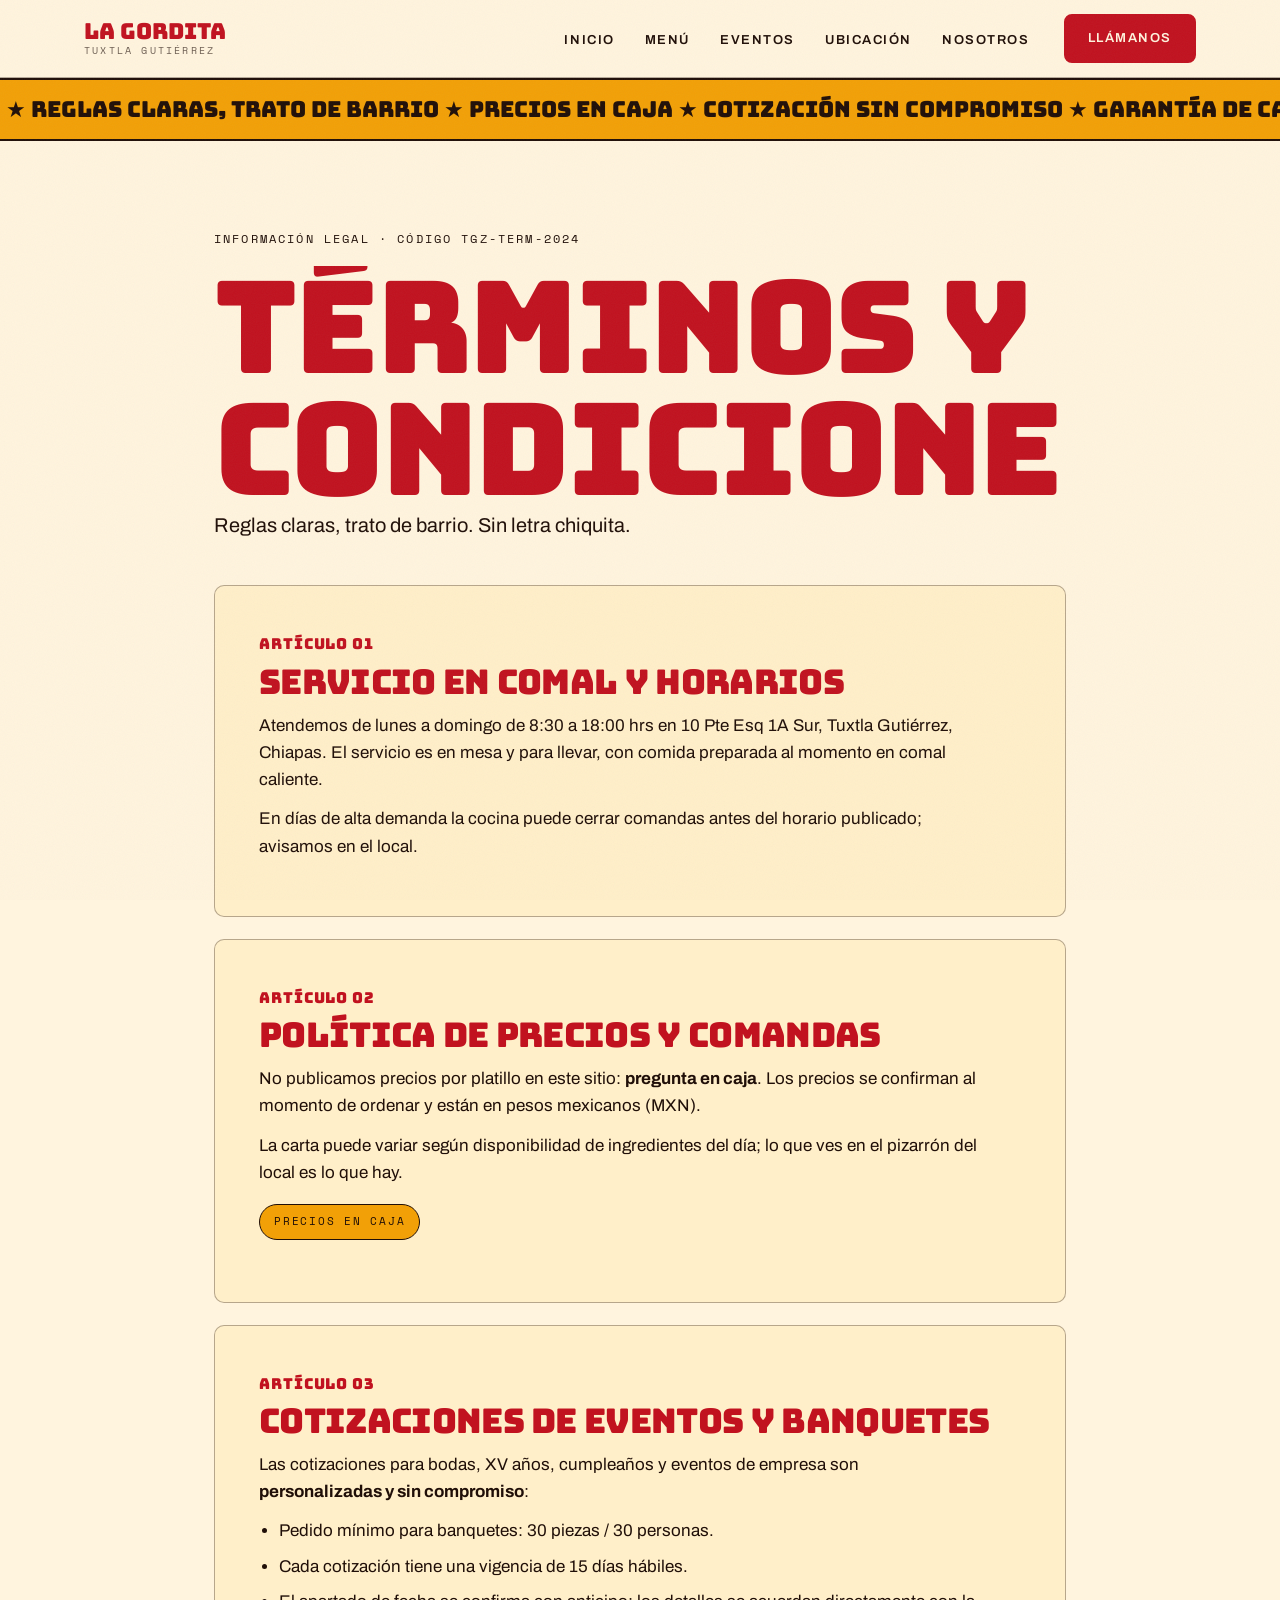
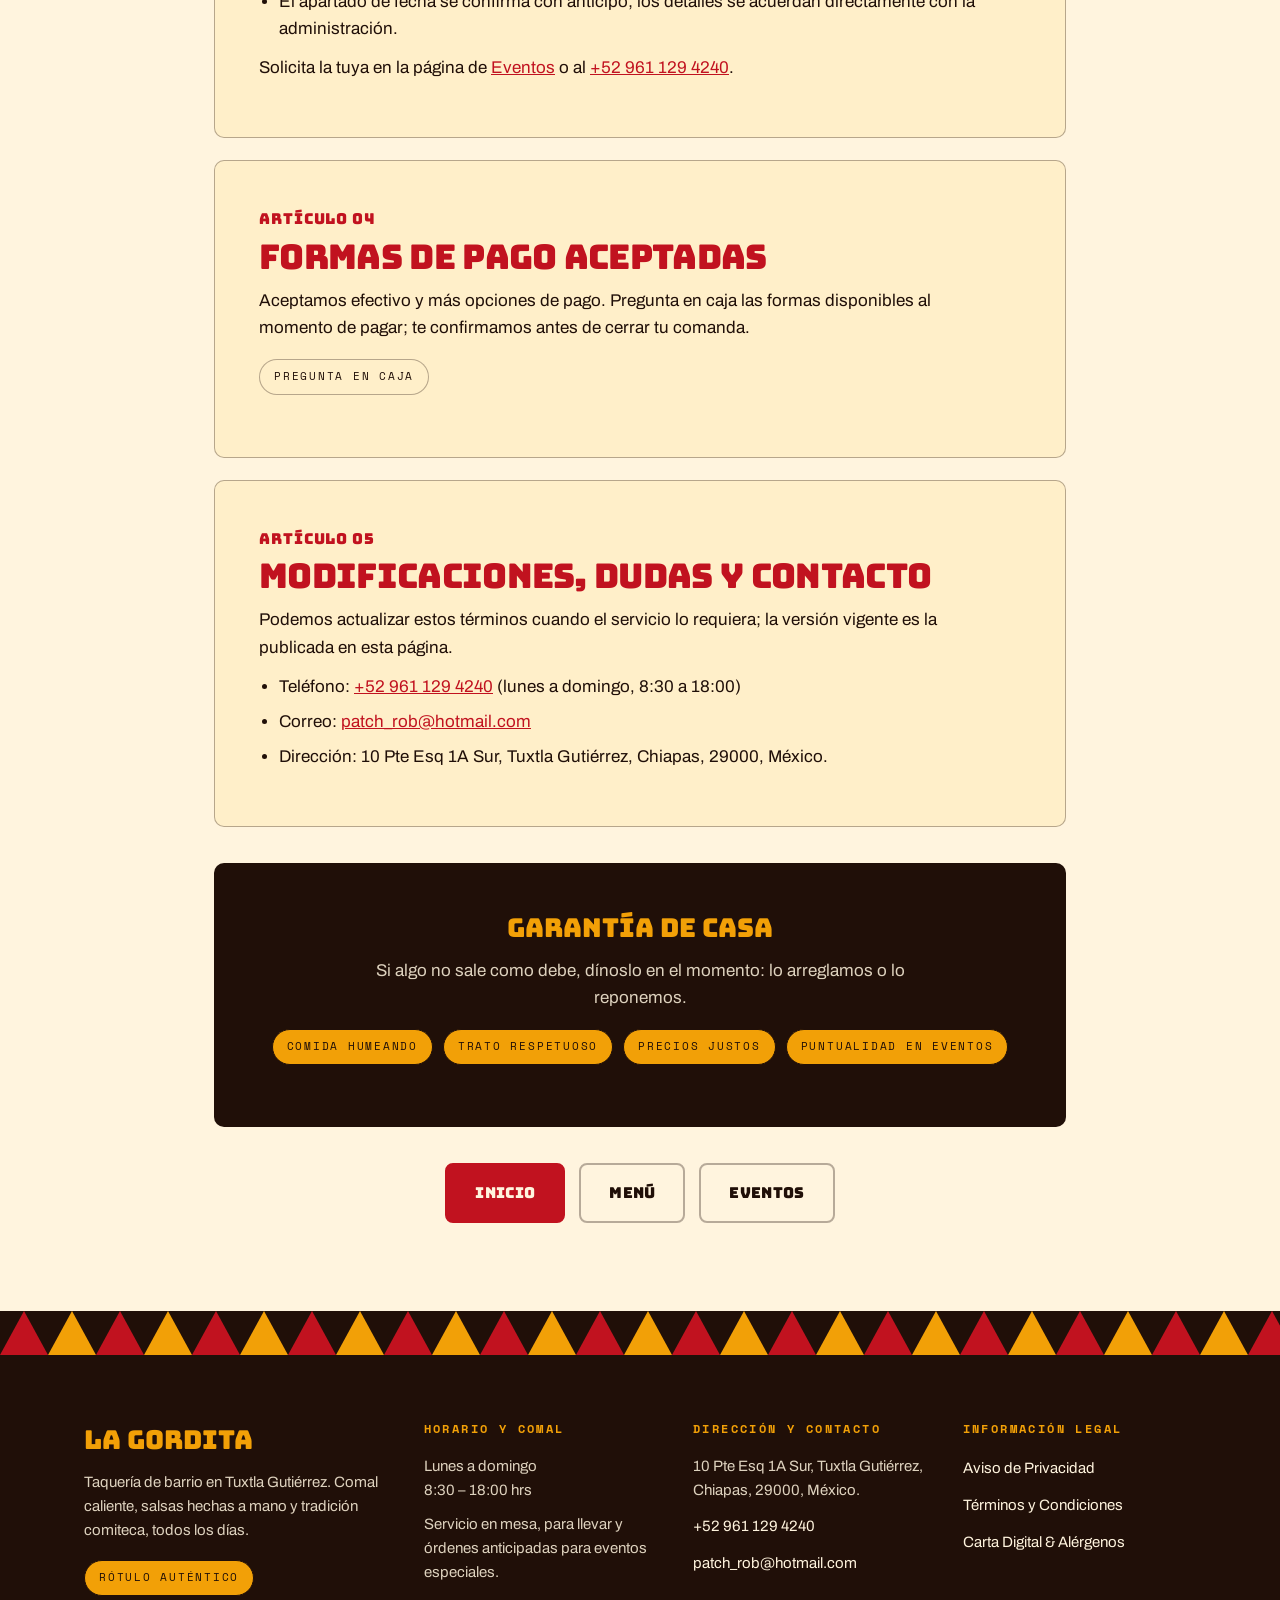
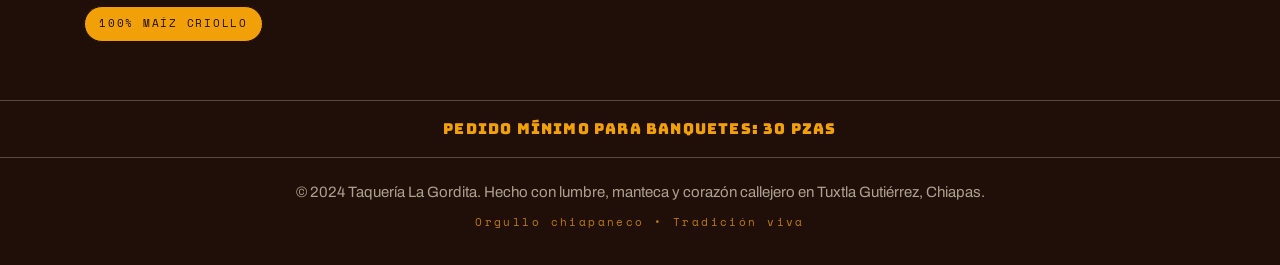
<file: terminos.html>
<!DOCTYPE html>
<html lang="es-MX">
<head>
<meta charset="UTF-8">
<meta name="viewport" content="width=device-width, initial-scale=1.0">
<title>Términos y Condiciones · La Gordita Taquería</title>
<meta name="description" content="Términos y condiciones de Taquería La Gordita: horarios, precios en caja, cotizaciones de eventos y formas de pago.">
<meta property="og:title" content="Términos y Condiciones · La Gordita">
<meta property="og:type" content="website">
<meta property="og:locale" content="es_MX">
<link rel="preconnect" href="https://fonts.googleapis.com">
<link rel="preconnect" href="https://fonts.gstatic.com" crossorigin>
<link href="https://fonts.googleapis.com/css2?family=Archivo:wght@400;500;600;700&family=Bungee&family=Space+Mono:wght@400;700&display=swap" rel="stylesheet">
<link rel="stylesheet" href="css/styles.css">
</head>
<body>
<a class="skip" href="#contenido">Saltar al contenido</a>

<header class="site-header">
  <div class="header-inner">
    <a class="brand" href="index.html" aria-label="La Gordita — inicio">
      <span class="brand-name">LA GORDITA</span>
      <span class="brand-sub">TUXTLA GUTIÉRREZ</span>
    </a>
    <button class="nav-toggle" aria-expanded="false" aria-label="Abrir menú de navegación">
      <span></span><span></span><span></span>
    </button>
    <nav class="main-nav" aria-label="Navegación principal">
      <ul>
        <li><a href="index.html">Inicio</a></li>
        <li><a href="menu.html">Menú</a></li>
        <li><a href="eventos.html">Eventos</a></li>
        <li><a href="ubicacion.html">Ubicación</a></li>
        <li><a href="nosotros.html">Nosotros</a></li>
        <li class="nav-cta"><a class="btn btn-primary" href="tel:+529611294240" style="padding:12px 22px;min-height:44px">Llámanos</a></li>
      </ul>
    </nav>
  </div>
</header>

<div class="marquee" aria-hidden="true">
  <div class="marquee-track">
    <span>★ Reglas claras, trato de barrio ★ Precios en caja ★ Cotización sin compromiso ★ Garantía de casa ★&nbsp;</span>
    <span>★ Reglas claras, trato de barrio ★ Precios en caja ★ Cotización sin compromiso ★ Garantía de casa ★&nbsp;</span>
    <span>★ Reglas claras, trato de barrio ★ Precios en caja ★ Cotización sin compromiso ★ Garantía de casa ★&nbsp;</span>
  </div>
</div>

<main id="contenido">
  <section>
    <div class="wrap" style="max-width:900px">
      <span class="eyebrow reveal">Información legal · Código TGZ-TERM-2024</span>
      <h1><span class="mask" style="--d:.1s"><span>Términos y condiciones</span></span></h1>
      <p class="lead reveal" style="--d:.2s">Reglas claras, trato de barrio. Sin letra chiquita.</p>

      <div style="margin-top:44px">
        <article class="legal-article reveal">
          <span class="art-num">Artículo 01</span>
          <h2>Servicio en comal y horarios</h2>
          <p>Atendemos de lunes a domingo de 8:30 a 18:00 hrs en 10 Pte Esq 1A Sur, Tuxtla Gutiérrez, Chiapas. El servicio es en mesa y para llevar, con comida preparada al momento en comal caliente.</p>
          <p>En días de alta demanda la cocina puede cerrar comandas antes del horario publicado; avisamos en el local.</p>
        </article>

        <article class="legal-article reveal">
          <span class="art-num">Artículo 02</span>
          <h2>Política de precios y comandas</h2>
          <p>No publicamos precios por platillo en este sitio: <strong>pregunta en caja</strong>. Los precios se confirman al momento de ordenar y están en pesos mexicanos (MXN).</p>
          <p>La carta puede variar según disponibilidad de ingredientes del día; lo que ves en el pizarrón del local es lo que hay.</p>
          <div class="chip-row"><span class="chip chip--marigold">Precios en caja</span></div>
        </article>

        <article class="legal-article reveal">
          <span class="art-num">Artículo 03</span>
          <h2>Cotizaciones de eventos y banquetes</h2>
          <p>Las cotizaciones para bodas, XV años, cumpleaños y eventos de empresa son <strong>personalizadas y sin compromiso</strong>:</p>
          <ul>
            <li>Pedido mínimo para banquetes: 30 piezas / 30 personas.</li>
            <li>Cada cotización tiene una vigencia de 15 días hábiles.</li>
            <li>El apartado de fecha se confirma con anticipo; los detalles se acuerdan directamente con la administración.</li>
          </ul>
          <p>Solicita la tuya en la página de <a href="eventos.html" style="color:var(--rojo)">Eventos</a> o al <a href="tel:+529611294240" style="color:var(--rojo)">+52 961 129 4240</a>.</p>
        </article>

        <article class="legal-article reveal">
          <span class="art-num">Artículo 04</span>
          <h2>Formas de pago aceptadas</h2>
          <p>Aceptamos efectivo y más opciones de pago. Pregunta en caja las formas disponibles al momento de pagar; te confirmamos antes de cerrar tu comanda.</p>
          <div class="chip-row"><span class="chip">Pregunta en caja</span></div>
        </article>

        <article class="legal-article reveal">
          <span class="art-num">Artículo 05</span>
          <h2>Modificaciones, dudas y contacto</h2>
          <p>Podemos actualizar estos términos cuando el servicio lo requiera; la versión vigente es la publicada en esta página.</p>
          <ul>
            <li>Teléfono: <a href="tel:+529611294240" style="color:var(--rojo)">+52 961 129 4240</a> (lunes a domingo, 8:30 a 18:00)</li>
            <li>Correo: <a href="mailto:patch_rob@hotmail.com" style="color:var(--rojo)">patch_rob@hotmail.com</a></li>
            <li>Dirección: 10 Pte Esq 1A Sur, Tuxtla Gutiérrez, Chiapas, 29000, México.</li>
          </ul>
        </article>

        <div class="seal reveal">
          <div class="seal-title">Garantía de casa</div>
          <p style="opacity:.85;max-width:60ch;margin:0 auto 18px">Si algo no sale como debe, dínoslo en el momento: lo arreglamos o lo reponemos.</p>
          <div class="chip-row" style="justify-content:center">
            <span class="chip chip--marigold">Comida humeando</span>
            <span class="chip chip--marigold">Trato respetuoso</span>
            <span class="chip chip--marigold">Precios justos</span>
            <span class="chip chip--marigold">Puntualidad en eventos</span>
          </div>
        </div>

        <div class="hero-ctas reveal" style="justify-content:center;margin-top:32px">
          <a class="btn btn-primary" href="index.html">Inicio</a>
          <a class="btn btn-ghost" href="menu.html">Menú</a>
          <a class="btn btn-ghost" href="eventos.html">Eventos</a>
        </div>
      </div>
    </div>
  </section>
</main>

<div class="picado picado--dark" aria-hidden="true"></div>
<footer class="site-footer">
  <div class="wrap">
    <div class="footer-grid">
      <div>
        <div class="footer-brand">LA GORDITA</div>
        <p>Taquería de barrio en Tuxtla Gutiérrez. Comal caliente, salsas hechas a mano y tradición comiteca, todos los días.</p>
        <div class="chip-row">
          <span class="chip chip--marigold">Rótulo auténtico</span>
          <span class="chip chip--marigold">100% maíz criollo</span>
        </div>
      </div>
      <div>
        <h4>Horario y comal</h4>
        <p>Lunes a domingo<br>8:30 – 18:00 hrs</p>
        <p style="margin-top:10px">Servicio en mesa, para llevar y órdenes anticipadas para eventos especiales.</p>
      </div>
      <div>
        <h4>Dirección y contacto</h4>
        <p>10 Pte Esq 1A Sur, Tuxtla Gutiérrez, Chiapas, 29000, México.</p>
        <ul style="margin-top:10px">
          <li><a href="tel:+529611294240">+52 961 129 4240</a></li>
          <li><a href="mailto:patch_rob@hotmail.com">patch_rob@hotmail.com</a></li>
        </ul>
      </div>
      <div>
        <h4>Información legal</h4>
        <ul>
          <li><a href="privacidad.html">Aviso de Privacidad</a></li>
          <li><a href="terminos.html" aria-current="page">Términos y Condiciones</a></li>
          <li><a href="menu.html">Carta Digital &amp; Alérgenos</a></li>
        </ul>
      </div>
    </div>
  </div>
  <div class="footer-strip">Pedido mínimo para banquetes: 30 pzas</div>
  <div class="wrap">
    <div class="footer-bottom">
      <p>© 2024 Taquería La Gordita. Hecho con lumbre, manteca y corazón callejero en Tuxtla Gutiérrez, Chiapas.</p>
      <p class="signoff">Orgullo chiapaneco • Tradición viva</p>
    </div>
  </div>
</footer>

<script src="js/main.js"></script>
</body>
</html>
</file>
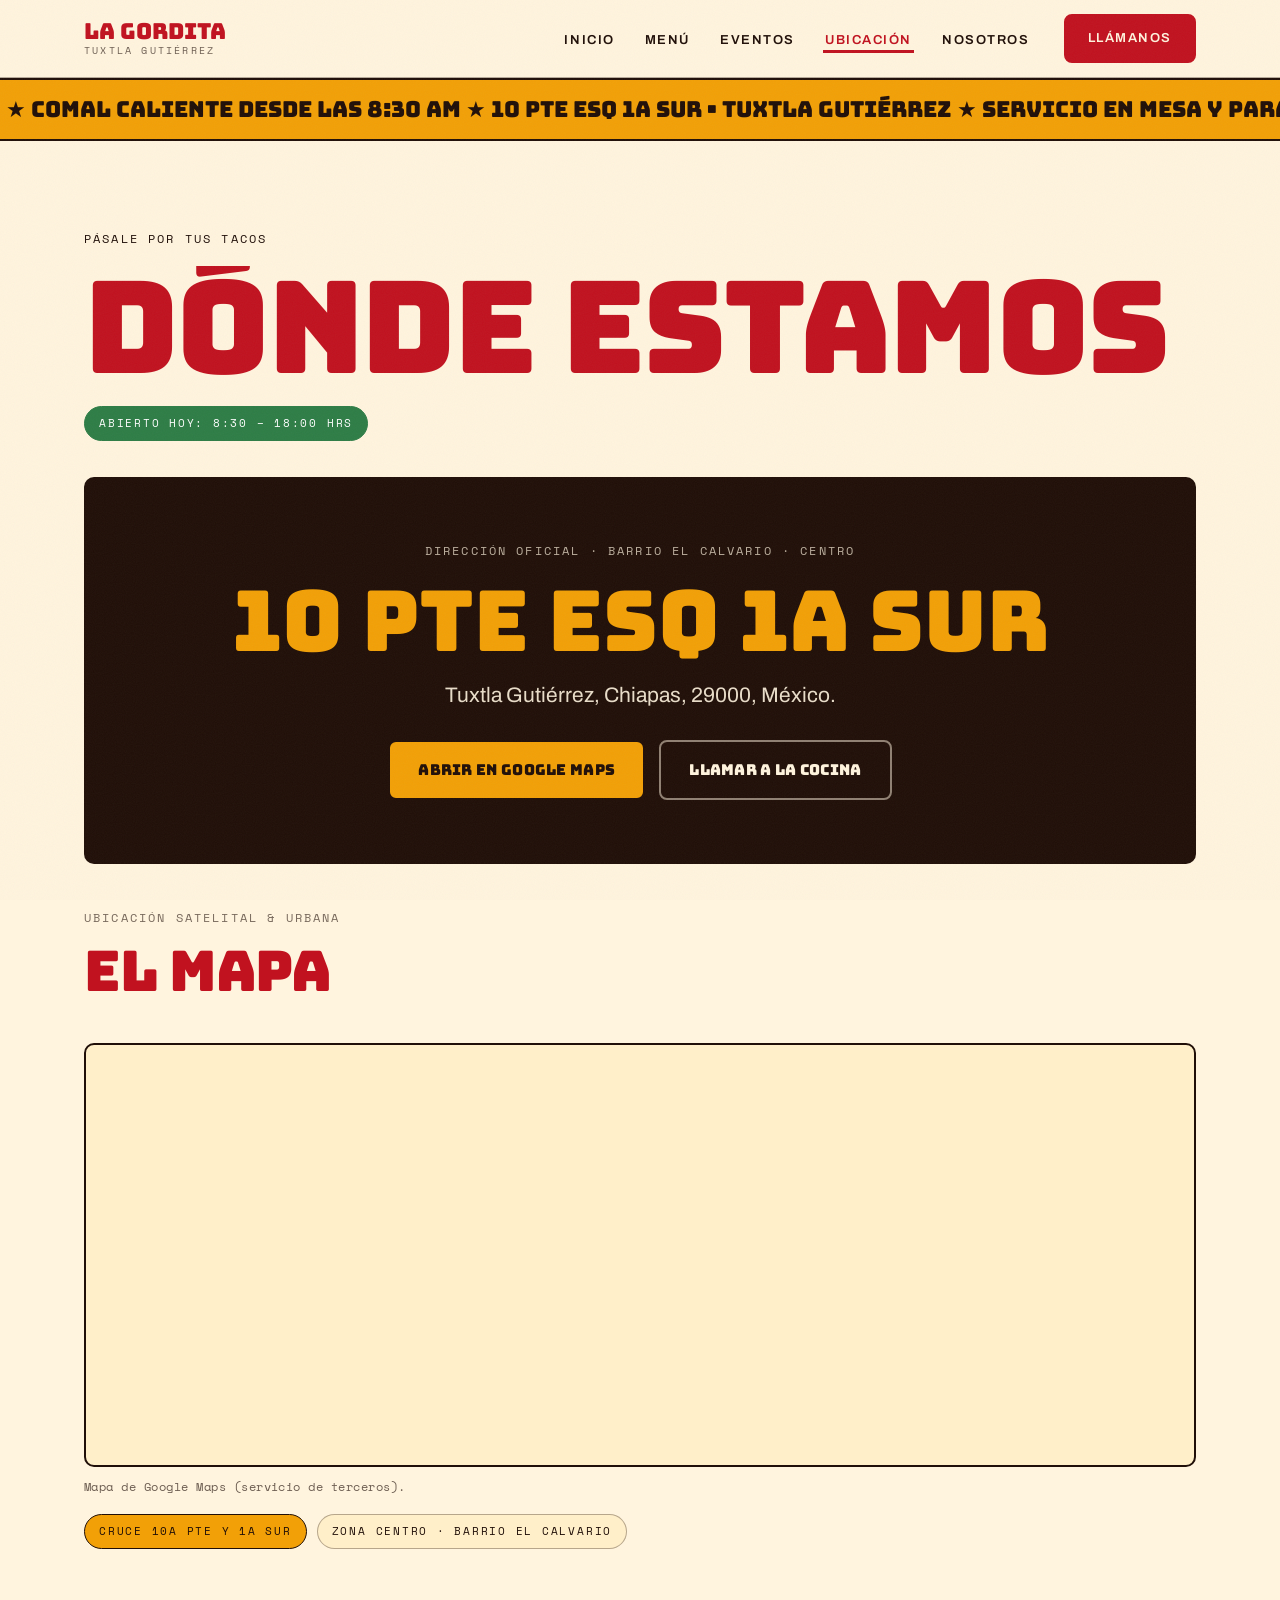
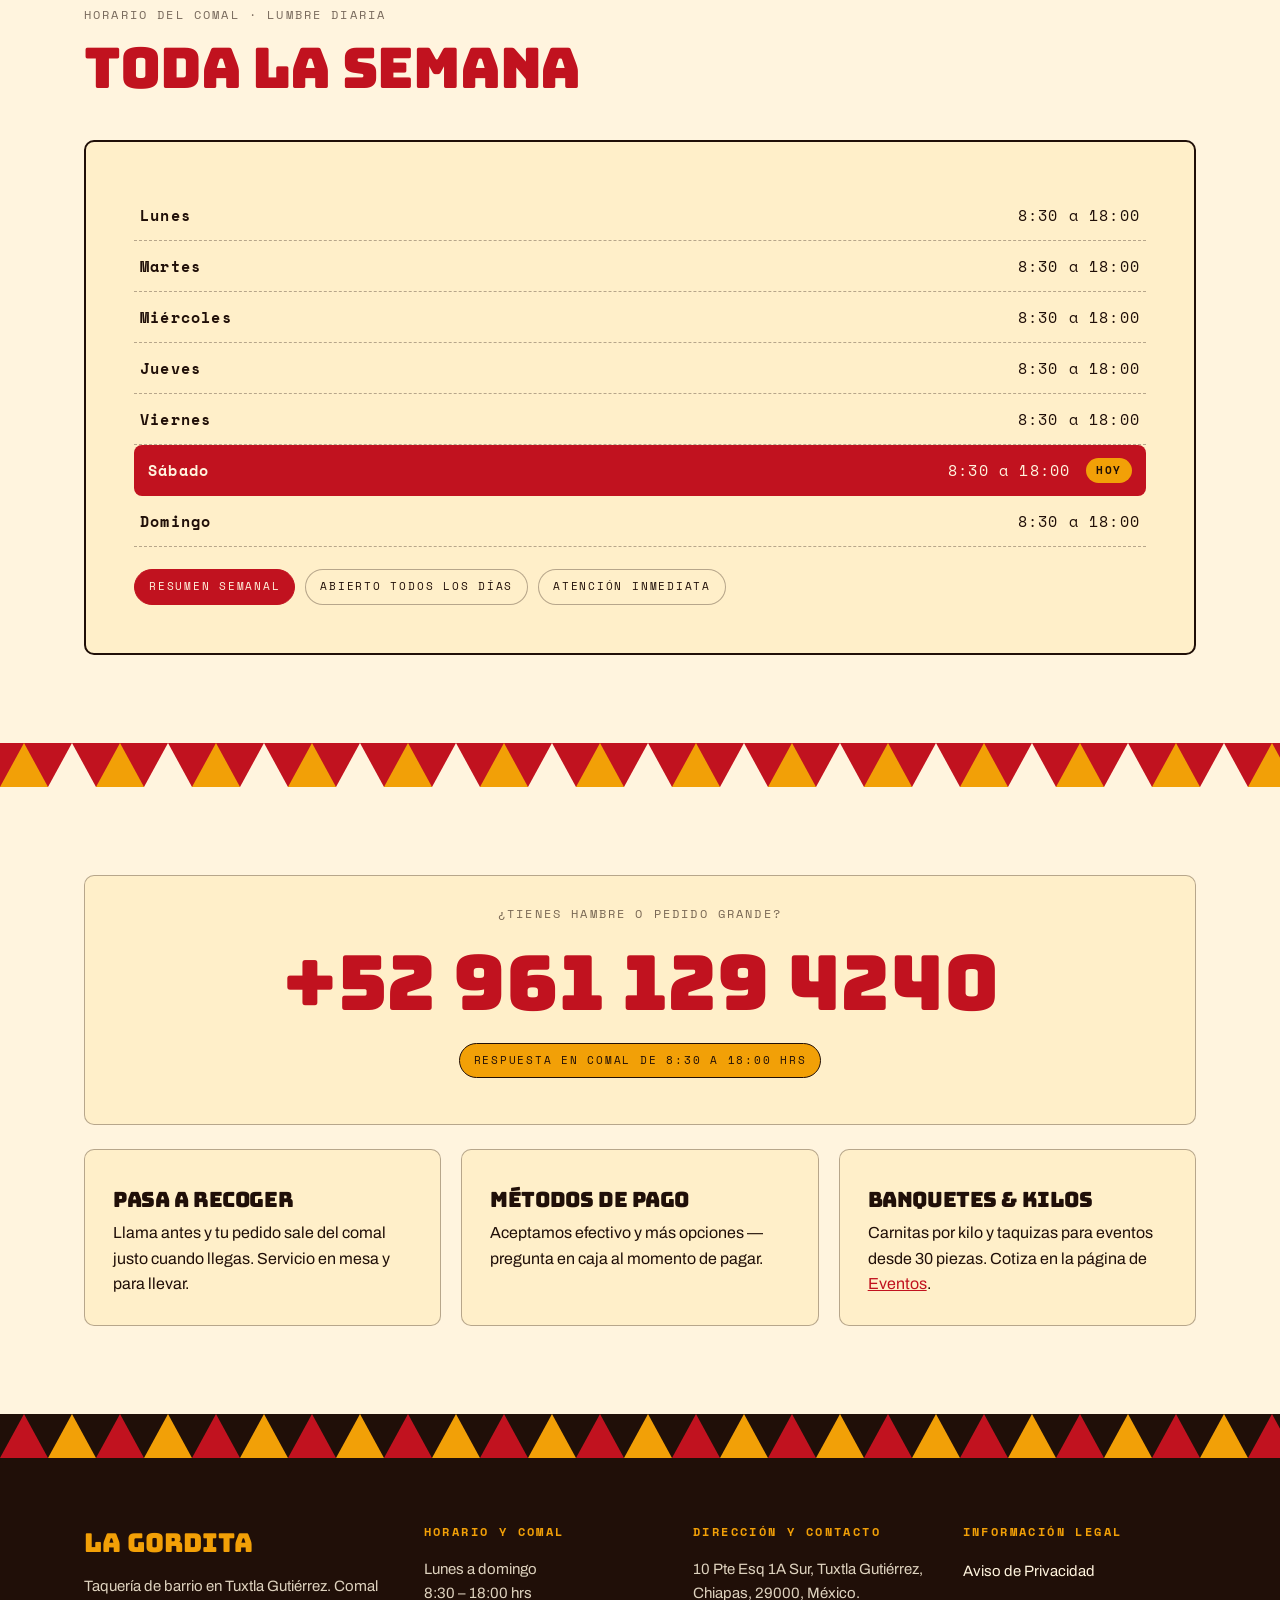
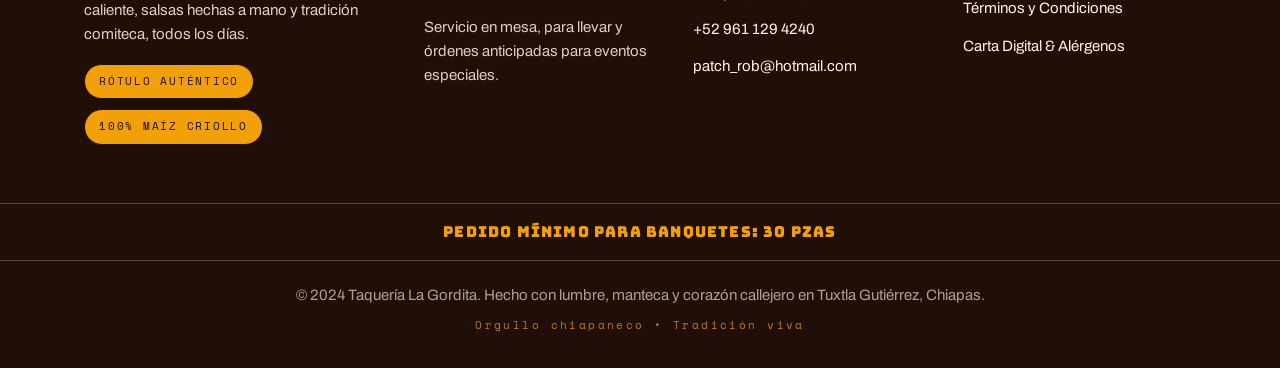
<file: ubicacion.html>
<!DOCTYPE html>
<html lang="es-MX">
<head>
<meta charset="UTF-8">
<meta name="viewport" content="width=device-width, initial-scale=1.0">
<title>Ubicación y Horarios · La Gordita — 10 Pte Esq 1A Sur, Tuxtla Gutiérrez</title>
<meta name="description" content="Encuentra a La Gordita: 10 Pte Esq 1A Sur, Tuxtla Gutiérrez, Chiapas. Abierto lunes a domingo de 8:30 a 18:00. Llámanos al +52 961 129 4240.">
<meta property="og:title" content="Ubicación y Horarios · La Gordita">
<meta property="og:description" content="10 Pte Esq 1A Sur, Tuxtla Gutiérrez. Abierto todos los días de 8:30 a 18:00.">
<meta property="og:type" content="website">
<meta property="og:locale" content="es_MX">
<link rel="preconnect" href="https://fonts.googleapis.com">
<link rel="preconnect" href="https://fonts.gstatic.com" crossorigin>
<link href="https://fonts.googleapis.com/css2?family=Archivo:wght@400;500;600;700&family=Bungee&family=Space+Mono:wght@400;700&display=swap" rel="stylesheet">
<link rel="stylesheet" href="css/styles.css">
</head>
<body>
<a class="skip" href="#contenido">Saltar al contenido</a>

<header class="site-header">
  <div class="header-inner">
    <a class="brand" href="index.html" aria-label="La Gordita — inicio">
      <span class="brand-name">LA GORDITA</span>
      <span class="brand-sub">TUXTLA GUTIÉRREZ</span>
    </a>
    <button class="nav-toggle" aria-expanded="false" aria-label="Abrir menú de navegación">
      <span></span><span></span><span></span>
    </button>
    <nav class="main-nav" aria-label="Navegación principal">
      <ul>
        <li><a href="index.html">Inicio</a></li>
        <li><a href="menu.html">Menú</a></li>
        <li><a href="eventos.html">Eventos</a></li>
        <li><a href="ubicacion.html" aria-current="page">Ubicación</a></li>
        <li><a href="nosotros.html">Nosotros</a></li>
        <li class="nav-cta"><a class="btn btn-primary" href="tel:+529611294240" style="padding:12px 22px;min-height:44px">Llámanos</a></li>
      </ul>
    </nav>
  </div>
</header>

<div class="marquee" aria-hidden="true">
  <div class="marquee-track">
    <span>★ Comal caliente desde las 8:30 AM ★ 10 Pte Esq 1A Sur • Tuxtla Gutiérrez ★ Servicio en mesa y para llevar ★ Pedidos al tel: +52 961 129 4240 ★ 100% maíz criollo chiapaneco ★&nbsp;</span>
    <span>★ Comal caliente desde las 8:30 AM ★ 10 Pte Esq 1A Sur • Tuxtla Gutiérrez ★ Servicio en mesa y para llevar ★ Pedidos al tel: +52 961 129 4240 ★ 100% maíz criollo chiapaneco ★&nbsp;</span>
    <span>★ Comal caliente desde las 8:30 AM ★ 10 Pte Esq 1A Sur • Tuxtla Gutiérrez ★ Servicio en mesa y para llevar ★ Pedidos al tel: +52 961 129 4240 ★ 100% maíz criollo chiapaneco ★&nbsp;</span>
  </div>
</div>

<main id="contenido">
  <section>
    <div class="wrap">
      <span class="eyebrow reveal">Pásale por tus tacos</span>
      <h1><span class="mask" style="--d:.1s"><span>Dónde estamos</span></span></h1>
      <div class="chip-row reveal" style="--d:.2s">
        <span class="chip chip--green">Abierto hoy: 8:30 – 18:00 hrs</span>
      </div>

      <div class="sign-board reveal" style="--d:.3s;margin-top:36px">
        <span class="eyebrow">Dirección oficial · Barrio El Calvario · Centro</span>
        <address>
          <div class="giant">10 Pte Esq 1A Sur</div>
          <div class="city">Tuxtla Gutiérrez, Chiapas, 29000, México.</div>
        </address>
        <div class="sign-ctas">
          <a class="btn btn-secondary" href="https://www.google.com/maps/search/?api=1&query=10a+Poniente+Sur+Tuxtla+Guti%C3%A9rrez+Chiapas" target="_blank" rel="noopener">Abrir en Google Maps</a>
          <a class="btn btn-ghost--cream" href="tel:+529611294240">Llamar a la cocina</a>
        </div>
      </div>

      <div style="margin-top:44px">
        <div class="section-head reveal">
          <span class="eyebrow">Ubicación satelital &amp; urbana</span>
          <h2>El mapa</h2>
        </div>
        <div class="map-frame reveal">
          <iframe title="Mapa de la ubicación de la taquería en Tuxtla Gutiérrez" src="https://maps.google.com/maps?q=10a%20Poniente%20Sur%2C%20Tuxtla%20Guti%C3%A9rrez%2C%20Chiapas&t=&z=16&ie=UTF8&iwloc=&output=embed" loading="lazy" referrerpolicy="no-referrer-when-downgrade" allowfullscreen></iframe>
        </div>
        <p class="reveal" style="margin-top:10px;font-family:var(--font-mono);font-size:12px;letter-spacing:.04em;opacity:.65">Mapa de Google Maps (servicio de terceros).</p>
        <div class="chip-row reveal">
          <span class="chip chip--marigold">Cruce 10a Pte y 1a Sur</span>
          <span class="chip">Zona centro · Barrio El Calvario</span>
        </div>
      </div>

      <div style="margin-top:56px">
        <div class="section-head reveal">
          <span class="eyebrow">Horario del comal · Lumbre diaria</span>
          <h2>Toda la semana</h2>
        </div>
        <div class="hours-board reveal">
          <div class="hour-row" data-dow="1"><span class="day">Lunes</span><span class="time">8:30 a 18:00</span></div>
          <div class="hour-row" data-dow="2"><span class="day">Martes</span><span class="time">8:30 a 18:00</span></div>
          <div class="hour-row" data-dow="3"><span class="day">Miércoles</span><span class="time">8:30 a 18:00</span></div>
          <div class="hour-row" data-dow="4"><span class="day">Jueves</span><span class="time">8:30 a 18:00</span></div>
          <div class="hour-row" data-dow="5"><span class="day">Viernes</span><span class="time">8:30 a 18:00</span></div>
          <div class="hour-row" data-dow="6"><span class="day">Sábado</span><span class="time">8:30 a 18:00</span></div>
          <div class="hour-row" data-dow="0"><span class="day">Domingo</span><span class="time">8:30 a 18:00</span></div>
          <div class="chip-row" style="margin:22px 0 0">
            <span class="chip chip--red">Resumen semanal</span>
            <span class="chip">Abierto todos los días</span>
            <span class="chip">Atención inmediata</span>
          </div>
        </div>
      </div>
    </div>
  </section>

  <div class="picado" aria-hidden="true"></div>

  <section>
    <div class="wrap">
      <div class="card reveal call-giant">
        <span class="eyebrow">¿Tienes hambre o pedido grande?</span>
        <a class="giant-num" href="tel:+529611294240">+52 961 129 4240</a>
        <div class="chip-row" style="justify-content:center"><span class="chip chip--marigold">Respuesta en comal de 8:30 a 18:00 hrs</span></div>
      </div>
      <div class="grid-3" style="margin-top:24px">
        <article class="card reveal" style="--d:0s">
          <h3>Pasa a recoger</h3>
          <p>Llama antes y tu pedido sale del comal justo cuando llegas. Servicio en mesa y para llevar.</p>
        </article>
        <article class="card reveal" style="--d:.1s">
          <h3>Métodos de pago</h3>
          <p>Aceptamos efectivo y más opciones — pregunta en caja al momento de pagar.</p>
        </article>
        <article class="card reveal" style="--d:.2s">
          <h3>Banquetes &amp; kilos</h3>
          <p>Carnitas por kilo y taquizas para eventos desde 30 piezas. Cotiza en la página de <a href="eventos.html" style="color:var(--rojo)">Eventos</a>.</p>
        </article>
      </div>
    </div>
  </section>
</main>

<div class="picado picado--dark" aria-hidden="true"></div>
<footer class="site-footer">
  <div class="wrap">
    <div class="footer-grid">
      <div>
        <div class="footer-brand">LA GORDITA</div>
        <p>Taquería de barrio en Tuxtla Gutiérrez. Comal caliente, salsas hechas a mano y tradición comiteca, todos los días.</p>
        <div class="chip-row">
          <span class="chip chip--marigold">Rótulo auténtico</span>
          <span class="chip chip--marigold">100% maíz criollo</span>
        </div>
      </div>
      <div>
        <h4>Horario y comal</h4>
        <p>Lunes a domingo<br>8:30 – 18:00 hrs</p>
        <p style="margin-top:10px">Servicio en mesa, para llevar y órdenes anticipadas para eventos especiales.</p>
      </div>
      <div>
        <h4>Dirección y contacto</h4>
        <p>10 Pte Esq 1A Sur, Tuxtla Gutiérrez, Chiapas, 29000, México.</p>
        <ul style="margin-top:10px">
          <li><a href="tel:+529611294240">+52 961 129 4240</a></li>
          <li><a href="mailto:patch_rob@hotmail.com">patch_rob@hotmail.com</a></li>
        </ul>
      </div>
      <div>
        <h4>Información legal</h4>
        <ul>
          <li><a href="privacidad.html">Aviso de Privacidad</a></li>
          <li><a href="terminos.html">Términos y Condiciones</a></li>
          <li><a href="menu.html">Carta Digital &amp; Alérgenos</a></li>
        </ul>
      </div>
    </div>
  </div>
  <div class="footer-strip">Pedido mínimo para banquetes: 30 pzas</div>
  <div class="wrap">
    <div class="footer-bottom">
      <p>© 2024 Taquería La Gordita. Hecho con lumbre, manteca y corazón callejero en Tuxtla Gutiérrez, Chiapas.</p>
      <p class="signoff">Orgullo chiapaneco • Tradición viva</p>
    </div>
  </div>
</footer>

<script src="js/main.js"></script>
</body>
</html>
</file>
<file: css/styles.css>
/* ============================================================
   LA GORDITA · TAQUERÍA NOCTURNA / RÓTULO
   Design tokens from STITCH-EXPORT.md — chili red #C1121F,
   marigold #F2A007, cream #FFF4DE. Bungee / Archivo / Space Mono.
   ============================================================ */
:root{
  --fondo:#FFF4DE;
  --crema-card:#FFEFC9;
  --tinta:#200F08;
  --rojo:#C1121F;
  --rojo-osc:#930011;
  --marigold:#F2A007;
  --verde:#2E7D46;
  --linea:rgba(32,15,8,.16);
  --linea-fuerte:rgba(32,15,8,.32);
  --crema:#FFF4DE;
  --font-display:'Bungee',cursive;
  --font-body:'Archivo',sans-serif;
  --font-mono:'Space Mono',monospace;
  --radius:10px;
  --wrap:1160px;
  --ease:cubic-bezier(0.16,1,0.3,1);
}

*,*::before,*::after{box-sizing:border-box;margin:0;padding:0}
html{scroll-behavior:smooth}
body{
  font-family:var(--font-body);
  background:var(--fondo);
  color:var(--tinta);
  font-size:17px;line-height:1.6;
  -webkit-font-smoothing:antialiased;
  overflow-x:hidden;
}
/* subtle grain over everything — depth without shadows */
body::after{
  content:"";position:fixed;inset:0;z-index:999;pointer-events:none;opacity:.045;
  background-image:url("data:image/svg+xml;utf8,<svg xmlns='http://www.w3.org/2000/svg' width='120' height='120'><filter id='n'><feTurbulence type='fractalNoise' baseFrequency='0.9' numOctaves='2'/></filter><rect width='120' height='120' filter='url(%23n)' opacity='1'/></svg>");
}
::selection{background:var(--rojo);color:var(--crema)}
img{max-width:100%;height:auto;display:block}
a{color:inherit}
:focus-visible{outline:3px solid var(--rojo);outline-offset:3px;border-radius:4px}

.wrap{max-width:var(--wrap);margin:0 auto;padding:0 24px}
section{padding:88px 0}
h1,h2,h3{font-family:var(--font-display);font-weight:400;line-height:.95;letter-spacing:-.02em;text-transform:uppercase}
h1{font-size:clamp(40px,13vw,56px);color:var(--rojo)}
h2{font-size:clamp(34px,6vw,56px);color:var(--rojo);margin-bottom:14px}
h3{font-size:clamp(22px,3.4vw,30px)}
@media(min-width:900px){h1{font-size:clamp(56px,10vw,128px)}}

.eyebrow{
  font-family:var(--font-mono);font-size:12px;letter-spacing:.18em;
  text-transform:uppercase;color:var(--tinta);opacity:.6;margin-bottom:18px;display:block;
}
.lead{font-size:clamp(17px,2vw,20px);max-width:60ch}
.section-head{margin-bottom:44px}
.section-head .lead{margin-top:12px}

/* skip link */
.skip{position:absolute;left:-9999px;top:0;background:var(--rojo);color:var(--crema);padding:12px 18px;z-index:1000;font-family:var(--font-mono);font-size:13px}
.skip:focus{left:12px;top:12px}

/* ============ MARQUEE ============ */
.marquee{background:var(--marigold);overflow:hidden;border-top:2px solid var(--tinta);border-bottom:2px solid var(--tinta);padding:12px 0}
.marquee-track{display:flex;width:max-content;animation:marquee 18s linear infinite}
.marquee-track span{font-family:var(--font-display);font-size:clamp(15px,2.2vw,22px);color:var(--tinta);text-transform:uppercase;white-space:nowrap;padding:0 6px}
@keyframes marquee{to{transform:translateX(-33.3333%)}}

/* ============ PAPEL PICADO divider ============ */
.picado{height:44px;background:var(--rojo);position:relative;overflow:hidden}
.picado::before{
  content:"";position:absolute;inset:0;
  background-image:url("data:image/svg+xml;utf8,<svg xmlns='http://www.w3.org/2000/svg' width='96' height='44'><polygon points='0,44 24,0 48,44' fill='%23F2A007'/><polygon points='48,44 72,0 96,44' fill='%23FFF4DE'/></svg>");
  background-repeat:repeat-x;background-size:96px 44px;
}
.picado--dark{background:var(--tinta)}
.picado--dark::before{
  background-image:url("data:image/svg+xml;utf8,<svg xmlns='http://www.w3.org/2000/svg' width='96' height='44'><polygon points='0,44 24,0 48,44' fill='%23C1121F'/><polygon points='48,44 72,0 96,44' fill='%23F2A007'/></svg>");
}

/* ============ HEADER / NAV ============ */
.site-header{position:sticky;top:0;z-index:200;background:var(--fondo);border-bottom:1px solid var(--linea-fuerte)}
.header-inner{display:flex;align-items:center;gap:28px;max-width:var(--wrap);margin:0 auto;padding:14px 24px}
.brand{text-decoration:none;line-height:1;display:flex;flex-direction:column;gap:3px}
.brand .brand-name{font-family:var(--font-display);font-size:22px;color:var(--rojo)}
.brand .brand-sub{font-family:var(--font-mono);font-size:10px;letter-spacing:.22em;color:var(--tinta);opacity:.65}
.main-nav{margin-left:auto}
.main-nav ul{display:flex;gap:26px;list-style:none;align-items:center}
.main-nav a{text-decoration:none;font-family:var(--font-body);font-weight:600;font-size:13px;letter-spacing:.12em;text-transform:uppercase;padding:8px 2px;position:relative}
.main-nav a::after{content:"";position:absolute;left:0;bottom:2px;height:3px;width:0;background:var(--rojo);transition:width .22s var(--ease)}
.main-nav a:hover::after,.main-nav a[aria-current="page"]::after{width:100%}
.main-nav a[aria-current="page"]{color:var(--rojo)}
.nav-cta{margin-left:6px}
.nav-toggle{display:none;background:none;border:1px solid var(--linea-fuerte);border-radius:8px;width:46px;height:44px;cursor:pointer;flex-direction:column;align-items:center;justify-content:center;gap:6px}
.nav-toggle span{display:block;width:22px;height:3px;background:var(--tinta);transition:transform .25s var(--ease),opacity .25s}
@media(max-width:900px){
  .nav-toggle{display:flex;margin-left:auto}
  .main-nav{position:absolute;top:100%;left:0;right:0;background:var(--fondo);border-bottom:2px solid var(--tinta);display:none;padding:10px 24px 22px}
  .site-header.nav-open .main-nav{display:block}
  .main-nav ul{flex-direction:column;align-items:stretch;gap:2px}
  .main-nav a{display:block;padding:13px 4px;font-size:15px;border-bottom:1px solid var(--linea)}
  .main-nav a::after{display:none}
  .nav-cta{margin:12px 0 0}
  .nav-cta .btn{width:100%;text-align:center}
}

/* ============ BUTTONS ============ */
.btn{
  display:inline-flex;align-items:center;justify-content:center;gap:10px;
  font-family:var(--font-display);font-size:15px;text-transform:uppercase;letter-spacing:.02em;
  padding:16px 28px;border-radius:8px;border:2px solid transparent;cursor:pointer;text-decoration:none;
  transition:transform .2s var(--ease),box-shadow .2s var(--ease),background .2s;min-height:52px;
}
.btn:hover{transform:scale(1.04)}
.btn:active{transform:scale(.98)}
.btn-primary{background:var(--rojo);color:var(--crema);border-color:var(--rojo)}
.btn-primary:hover{background:var(--rojo-osc)}
.btn-secondary{background:var(--marigold);color:var(--tinta);border-color:var(--tinta)}
.btn-inverted{background:var(--crema);color:var(--rojo);border-color:var(--crema)}
.btn-ghost{background:transparent;color:var(--tinta);border-color:var(--linea-fuerte)}
.btn-ghost:hover{border-color:var(--rojo);color:var(--rojo)}
.btn-ghost--cream{color:var(--crema);border-color:rgba(255,244,222,.5)}
.btn-ghost--cream:hover{border-color:var(--crema);color:var(--crema)}

/* ============ CHIPS ============ */
.chip{
  display:inline-flex;align-items:center;gap:8px;
  font-family:var(--font-mono);font-size:11px;letter-spacing:.16em;text-transform:uppercase;
  padding:8px 14px;border-radius:999px;border:1px solid var(--linea-fuerte);background:var(--crema-card);
}
.chip--marigold{background:var(--marigold);border-color:var(--tinta);color:var(--tinta)}
.chip--red{background:var(--rojo);border-color:var(--rojo);color:var(--crema)}
.chip--green{background:var(--verde);border-color:var(--verde);color:#fff}
.chip--ink{background:var(--tinta);border-color:var(--tinta);color:var(--crema)}
.chip-row{display:flex;flex-wrap:wrap;gap:10px;margin:18px 0}

/* ============ HERO ============ */
.hero{padding:72px 0 64px;position:relative;overflow:hidden}
.hero-grid{display:grid;gap:44px;align-items:center}
@media(min-width:960px){.hero-grid{grid-template-columns:1.05fr .95fr}}
.hero h1{margin:14px 0 20px;overflow-wrap:break-word}
.hero .lead{margin-bottom:30px}
.hero-ctas{display:flex;flex-wrap:wrap;gap:14px}
.media-plane{position:relative}
.media-plane img{border-radius:var(--radius);border:2px solid var(--tinta);width:100%;aspect-ratio:4/3.4;object-fit:cover}
.media-plane .float-chip{position:absolute;z-index:2}
.float-chip--a{top:18px;left:-14px;transform:rotate(-4deg)}
.float-chip--b{bottom:22px;right:-10px;transform:rotate(3deg)}
@media(max-width:640px){.float-chip--a{left:8px}.float-chip--b{right:8px}}
.media-plane::after{
  content:"";position:absolute;inset:0;border-radius:var(--radius);pointer-events:none;
  border:2px solid var(--tinta);transform:translate(12px,12px);z-index:-1;background:var(--marigold);
}

/* ============ CARDS ============ */
.card{background:var(--crema-card);border:1px solid var(--linea-fuerte);border-radius:var(--radius);padding:28px;transition:transform .2s var(--ease)}
.card:hover{transform:translateY(-4px)}
.card h3{font-size:21px;margin:12px 0 10px;color:var(--tinta)}
.card p{font-size:16px}
.grid-4{display:grid;gap:20px}
@media(min-width:700px){.grid-4{grid-template-columns:repeat(2,1fr)}}
@media(min-width:1040px){.grid-4{grid-template-columns:repeat(4,1fr)}}
.grid-3{display:grid;gap:20px}
@media(min-width:820px){.grid-3{grid-template-columns:repeat(3,1fr)}}
.grid-2{display:grid;gap:20px}
@media(min-width:820px){.grid-2{grid-template-columns:repeat(2,1fr)}}

.price-line{margin-top:16px;padding-top:14px;border-top:1px dashed var(--linea-fuerte);font-family:var(--font-mono);font-size:12px;letter-spacing:.14em;text-transform:uppercase}
.price-line .price-tag{color:var(--rojo);font-weight:700}
.text-link{display:inline-block;margin-top:28px;font-family:var(--font-display);font-size:16px;color:var(--rojo);text-decoration:none;text-transform:uppercase}
.text-link:hover{text-decoration:underline}

/* ============ SALSA cards (scalloped top) ============ */
.salsa-card{position:relative;overflow:hidden}
.salsa-card::before{
  content:"";display:block;height:34px;margin:-28px -28px 20px;
  background-image:url("data:image/svg+xml;utf8,<svg xmlns='http://www.w3.org/2000/svg' width='64' height='34'><polygon points='0,34 16,0 32,34' fill='%23C1121F'/><polygon points='32,34 48,0 64,34' fill='%232E7D46'/></svg>");
  background-repeat:repeat-x;background-size:64px 34px;
}
.picor{display:flex;align-items:center;gap:10px;margin:14px 0;font-family:var(--font-mono);font-size:12px;letter-spacing:.1em}
.picor .flames{display:inline-flex;gap:4px}
.flame{width:18px;height:22px;opacity:.22}
.flame.on{opacity:1}
.flame.on path{fill:var(--rojo)}
.flame path{fill:var(--tinta)}

/* ============ RED EVENT BAND ============ */
.band-red{background:var(--rojo);color:var(--crema)}
.band-red h2,.band-red h3{color:var(--crema)}
.band-red .eyebrow{color:var(--crema);opacity:.75}
.band-red .lead{color:var(--crema)}
.mini-strip{border-top:1px solid rgba(255,244,222,.35);margin-top:44px;padding-top:20px;font-family:var(--font-display);font-size:15px;letter-spacing:.06em;text-transform:uppercase;text-align:center}

/* ============ MENU BOARD ============ */
.tabs{display:flex;flex-wrap:wrap;gap:10px;margin:26px 0 40px}
.tab{
  font-family:var(--font-display);font-size:14px;text-transform:uppercase;letter-spacing:.02em;
  padding:12px 22px;border-radius:8px;border:2px solid var(--linea-fuerte);background:var(--crema-card);color:var(--tinta);
  cursor:pointer;transition:transform .18s var(--ease),background .18s;min-height:48px;
}
.tab:hover{transform:scale(1.05)}
.tab[aria-pressed="true"]{background:var(--rojo);border-color:var(--rojo);color:var(--crema)}
.board{background:var(--crema-card);border:2px solid var(--tinta);border-radius:var(--radius);padding:clamp(24px,4vw,52px)}
.board-cat{margin-bottom:44px}
.board-cat:last-child{margin-bottom:0}
.board-cat[hidden]{display:none}
.board-cat > h3{font-size:clamp(24px,4vw,38px);color:var(--rojo);margin-bottom:6px}
.board-note{font-family:var(--font-mono);font-size:12.5px;letter-spacing:.04em;opacity:.75;margin-bottom:20px;max-width:64ch}
.board-row{display:flex;align-items:baseline;gap:14px;padding:13px 0;border-bottom:1px dashed var(--linea-fuerte)}
.board-row:last-of-type{border-bottom:none}
.dish{font-weight:600;font-size:clamp(16px,2.2vw,19px)}
.dish small{display:block;font-weight:400;font-size:14px;opacity:.7}
.dots{flex:1;border-bottom:3px dotted var(--linea-fuerte);transform:translateY(-5px);min-width:24px}
.price{font-family:var(--font-mono);font-size:13px;font-weight:700;color:var(--rojo);white-space:nowrap;letter-spacing:.04em}

.hero-panel{display:grid;gap:0;grid-template-columns:1fr;border:2px solid var(--tinta);border-radius:var(--radius);overflow:hidden;margin-bottom:40px;background:var(--tinta)}
@media(min-width:860px){.hero-panel{grid-template-columns:1.1fr .9fr}}
.hero-panel img{width:100%;height:100%;min-height:280px;object-fit:cover}
.hero-panel-body{padding:clamp(28px,4vw,52px);color:var(--crema);display:flex;flex-direction:column;justify-content:center;gap:14px}
.hero-panel-body h2{color:var(--marigold)}

/* picómetro */
.picometro{background:var(--tinta);color:var(--crema);border-radius:var(--radius);padding:clamp(24px,4vw,44px);margin-bottom:44px}
.picometro h3{color:var(--marigold);margin-bottom:20px}
.pico-row{display:flex;align-items:center;gap:16px;padding:12px 0;border-bottom:1px solid rgba(255,244,222,.2);font-family:var(--font-mono);font-size:14px;letter-spacing:.06em}
.pico-row:last-of-type{border-bottom:none}
.pico-num{background:var(--rojo);color:var(--crema);font-family:var(--font-display);width:38px;height:38px;display:flex;align-items:center;justify-content:center;border-radius:8px;flex-shrink:0}
.pico-heat{margin-left:auto;color:var(--marigold);font-weight:700}

/* ============ TICKET (eventos form) ============ */
.ticket{
  background:var(--crema-card);border:2px solid var(--tinta);border-radius:var(--radius);
  border-left:3px dashed var(--tinta);padding:clamp(26px,4vw,52px);position:relative;
}
.ticket::before,.ticket::after{
  content:"";position:absolute;left:-13px;width:22px;height:22px;border-radius:50%;
  background:var(--fondo);border:2px solid var(--tinta);
}
.ticket::before{top:-13px}.ticket::after{bottom:-13px}
.ticket-head{display:flex;justify-content:space-between;align-items:flex-start;gap:16px;flex-wrap:wrap;margin-bottom:28px}
.folio{font-family:var(--font-mono);font-size:13px;letter-spacing:.1em;background:var(--tinta);color:var(--marigold);padding:10px 16px;border-radius:8px}
.form-grid{display:grid;gap:20px}
@media(min-width:760px){.form-grid{grid-template-columns:1fr 1fr}.field--full{grid-column:1/-1}}
.field label{display:block;font-family:var(--font-mono);font-size:12px;letter-spacing:.14em;text-transform:uppercase;margin-bottom:8px;font-weight:700}
.field label .req{color:var(--rojo)}
.field input,.field select,.field textarea{
  width:100%;font-family:var(--font-body);font-size:16px;color:var(--tinta);
  background:var(--fondo);border:2px solid var(--linea-fuerte);border-radius:8px;padding:13px 15px;min-height:52px;
}
.field textarea{min-height:120px;resize:vertical}
.field input:focus,.field select:focus,.field textarea:focus{outline:none;border-color:var(--rojo);box-shadow:0 0 0 3px rgba(193,18,31,.18)}
.field .field-error{display:none;font-size:13.5px;color:var(--rojo);margin-top:6px;font-weight:600}
.field.invalid input,.field.invalid select,.field.invalid textarea{border-color:var(--rojo);background:#fff}
.field.invalid .field-error{display:block}
.consent{display:flex;gap:14px;align-items:flex-start;background:var(--fondo);border:1px solid var(--linea-fuerte);border-radius:8px;padding:16px}
.consent input{width:24px;height:24px;accent-color:var(--rojo);flex-shrink:0;margin-top:2px}
.consent p{font-size:14.5px}
.form-success{display:none;text-align:center;padding:40px 10px}
.form-success.show{display:block}
.form-success h3{color:var(--rojo);font-size:clamp(26px,4vw,40px);margin-bottom:12px}

/* ============ STEPS ============ */
.step-card{position:relative;padding-top:34px}
.step-num{position:absolute;top:-22px;left:24px;background:var(--rojo);color:var(--crema);font-family:var(--font-display);font-size:20px;width:52px;height:52px;display:flex;align-items:center;justify-content:center;border-radius:12px;border:2px solid var(--tinta)}

/* ============ LOCATION ============ */
.sign-board{background:var(--tinta);color:var(--crema);border-radius:var(--radius);padding:clamp(30px,5vw,64px);text-align:center;position:relative;overflow:hidden}
.sign-board .eyebrow{color:var(--crema);opacity:.7}
.sign-board address{font-style:normal}
.sign-board .giant{font-family:var(--font-display);font-size:clamp(38px,8vw,84px);color:var(--marigold);line-height:1;margin:16px 0;overflow-wrap:break-word}
.sign-board .city{font-size:clamp(16px,2.4vw,21px);opacity:.9}
.sign-ctas{display:flex;flex-wrap:wrap;gap:14px;justify-content:center;margin-top:28px}
.map-frame{border:2px solid var(--tinta);border-radius:var(--radius);overflow:hidden;background:var(--crema-card)}
.map-frame iframe{width:100%;height:420px;border:0;display:block}
.hours-board{background:var(--crema-card);border:2px solid var(--tinta);border-radius:var(--radius);padding:clamp(24px,4vw,48px)}
.hour-row{display:flex;align-items:center;gap:16px;padding:13px 6px;border-bottom:1px dashed var(--linea-fuerte);font-family:var(--font-mono);font-size:15px;letter-spacing:.08em}
.hour-row:last-child{border-bottom:none}
.hour-row .day{font-weight:700;min-width:110px}
.hour-row .time{margin-left:auto}
.hour-row.hoy{background:var(--rojo);color:var(--crema);border-radius:8px;padding-left:14px;padding-right:14px;border-bottom:none}
.hour-row.hoy .hoy-tag{background:var(--marigold);color:var(--tinta);font-size:11px;font-weight:700;padding:4px 10px;border-radius:999px;letter-spacing:.14em}
.call-giant{text-align:center}
.call-giant .giant-num{font-family:var(--font-display);font-size:clamp(34px,7.5vw,76px);color:var(--rojo);text-decoration:none;display:inline-block;overflow-wrap:break-word;line-height:1.1}
.call-giant .giant-num:hover{text-decoration:underline}

/* ============ NOSOTROS ============ */
.pull-quote{font-family:var(--font-display);font-size:clamp(22px,3.6vw,36px);line-height:1.25;color:var(--tinta);max-width:24ch;text-transform:uppercase}
.pull-quote .q{color:var(--rojo)}
.manifiesto{display:grid;gap:20px;margin-top:36px}
@media(min-width:820px){.manifiesto{grid-template-columns:repeat(3,1fr)}}
.mani-item{border-top:4px solid var(--rojo);padding-top:18px}
.mani-item h3{font-size:20px;color:var(--rojo);margin-bottom:8px}
.tabla{border:2px solid var(--tinta);border-radius:var(--radius);overflow:hidden;background:var(--crema-card)}
.tabla-head{background:var(--tinta);color:var(--crema);padding:20px 24px}
.tabla-head .t-num{font-family:var(--font-mono);font-size:12px;letter-spacing:.18em;color:var(--marigold)}
.tabla-head h3{color:var(--crema);font-size:20px;margin-top:6px}
.tabla ul{list-style:none;padding:8px 24px 20px}
.tabla li{padding:12px 0;border-bottom:1px dashed var(--linea-fuerte);font-size:16px}
.tabla li:last-child{border-bottom:none}
.tabla li strong{color:var(--rojo)}
.checklist{list-style:none;margin-top:26px;display:grid;gap:16px}
.checklist li{display:flex;gap:14px;align-items:flex-start;font-size:18px}
.checklist .tick{flex-shrink:0;width:30px;height:30px;border-radius:50%;background:var(--verde);color:#fff;display:flex;align-items:center;justify-content:center;font-weight:700}

/* ============ LEGAL ============ */
.legal-article{background:var(--crema-card);border:1px solid var(--linea-fuerte);border-radius:var(--radius);padding:clamp(24px,4vw,44px);margin-bottom:22px}
.legal-article .art-num{font-family:var(--font-display);font-size:15px;color:var(--rojo);letter-spacing:.06em}
.legal-article h2{font-size:clamp(24px,3.6vw,34px);margin:8px 0 14px}
.legal-article p{margin-bottom:12px;max-width:72ch}
.legal-article ul{margin:10px 0 12px 20px}
.legal-article li{margin-bottom:8px;max-width:70ch}
.seal{background:var(--tinta);color:var(--crema);border-radius:var(--radius);padding:clamp(24px,4vw,44px);text-align:center;margin:36px 0}
.seal .seal-title{font-family:var(--font-display);color:var(--marigold);font-size:clamp(18px,3vw,26px);text-transform:uppercase;margin-bottom:8px}
.seal .seal-code{font-family:var(--font-mono);font-size:13px;letter-spacing:.14em;opacity:.8}

/* ============ FOOTER ============ */
.site-footer{background:var(--tinta);color:var(--crema);margin-top:0}
.footer-grid{display:grid;gap:36px;padding:64px 0 40px}
@media(min-width:860px){.footer-grid{grid-template-columns:1.3fr 1fr 1fr 1fr}}
.footer-brand{font-family:var(--font-display);font-size:26px;color:var(--marigold);margin-bottom:10px}
.site-footer p{font-size:15px;opacity:.85}
.site-footer h4{font-family:var(--font-mono);font-size:12px;letter-spacing:.2em;text-transform:uppercase;color:var(--marigold);margin-bottom:16px}
.site-footer ul{list-style:none}
.site-footer li{margin-bottom:10px}
.site-footer a{color:var(--crema);text-decoration:none;font-size:15px}
.site-footer a:hover{color:var(--marigold);text-decoration:underline}
.footer-strip{border-top:1px solid rgba(255,244,222,.25);border-bottom:1px solid rgba(255,244,222,.25);padding:16px 0;text-align:center;font-family:var(--font-display);font-size:15px;letter-spacing:.08em;text-transform:uppercase;color:var(--marigold)}
.footer-bottom{padding:22px 0 34px;text-align:center;font-size:13.5px;opacity:.75}
.footer-bottom .signoff{font-family:var(--font-mono);font-size:11px;letter-spacing:.22em;margin-top:10px;color:var(--marigold);opacity:1}

/* ============ MOTION ============ */
.reveal{opacity:0;transform:translateY(30px);transition:opacity .7s var(--ease),transform .7s var(--ease);transition-delay:var(--d,0s)}
.reveal.in{opacity:1;transform:none}
.mask{overflow:hidden;display:block}
.mask > span{display:block;transform:translateY(110%);transition:transform .8s var(--ease);transition-delay:var(--d,0s)}
.mask.in > span{transform:none}

@media(prefers-reduced-motion:reduce){
  *,*::before,*::after{animation-duration:.01ms!important;animation-iteration-count:1!important;transition-duration:.01ms!important}
  html{scroll-behavior:auto}
  .reveal{opacity:1;transform:none}
  .mask > span{transform:none}
}

@media(max-width:640px){
  section{padding:60px 0}
  .btn{width:100%;text-align:center}
  .hero-ctas .btn{width:100%}
  .sign-ctas .btn{width:100%}
}
</file>
